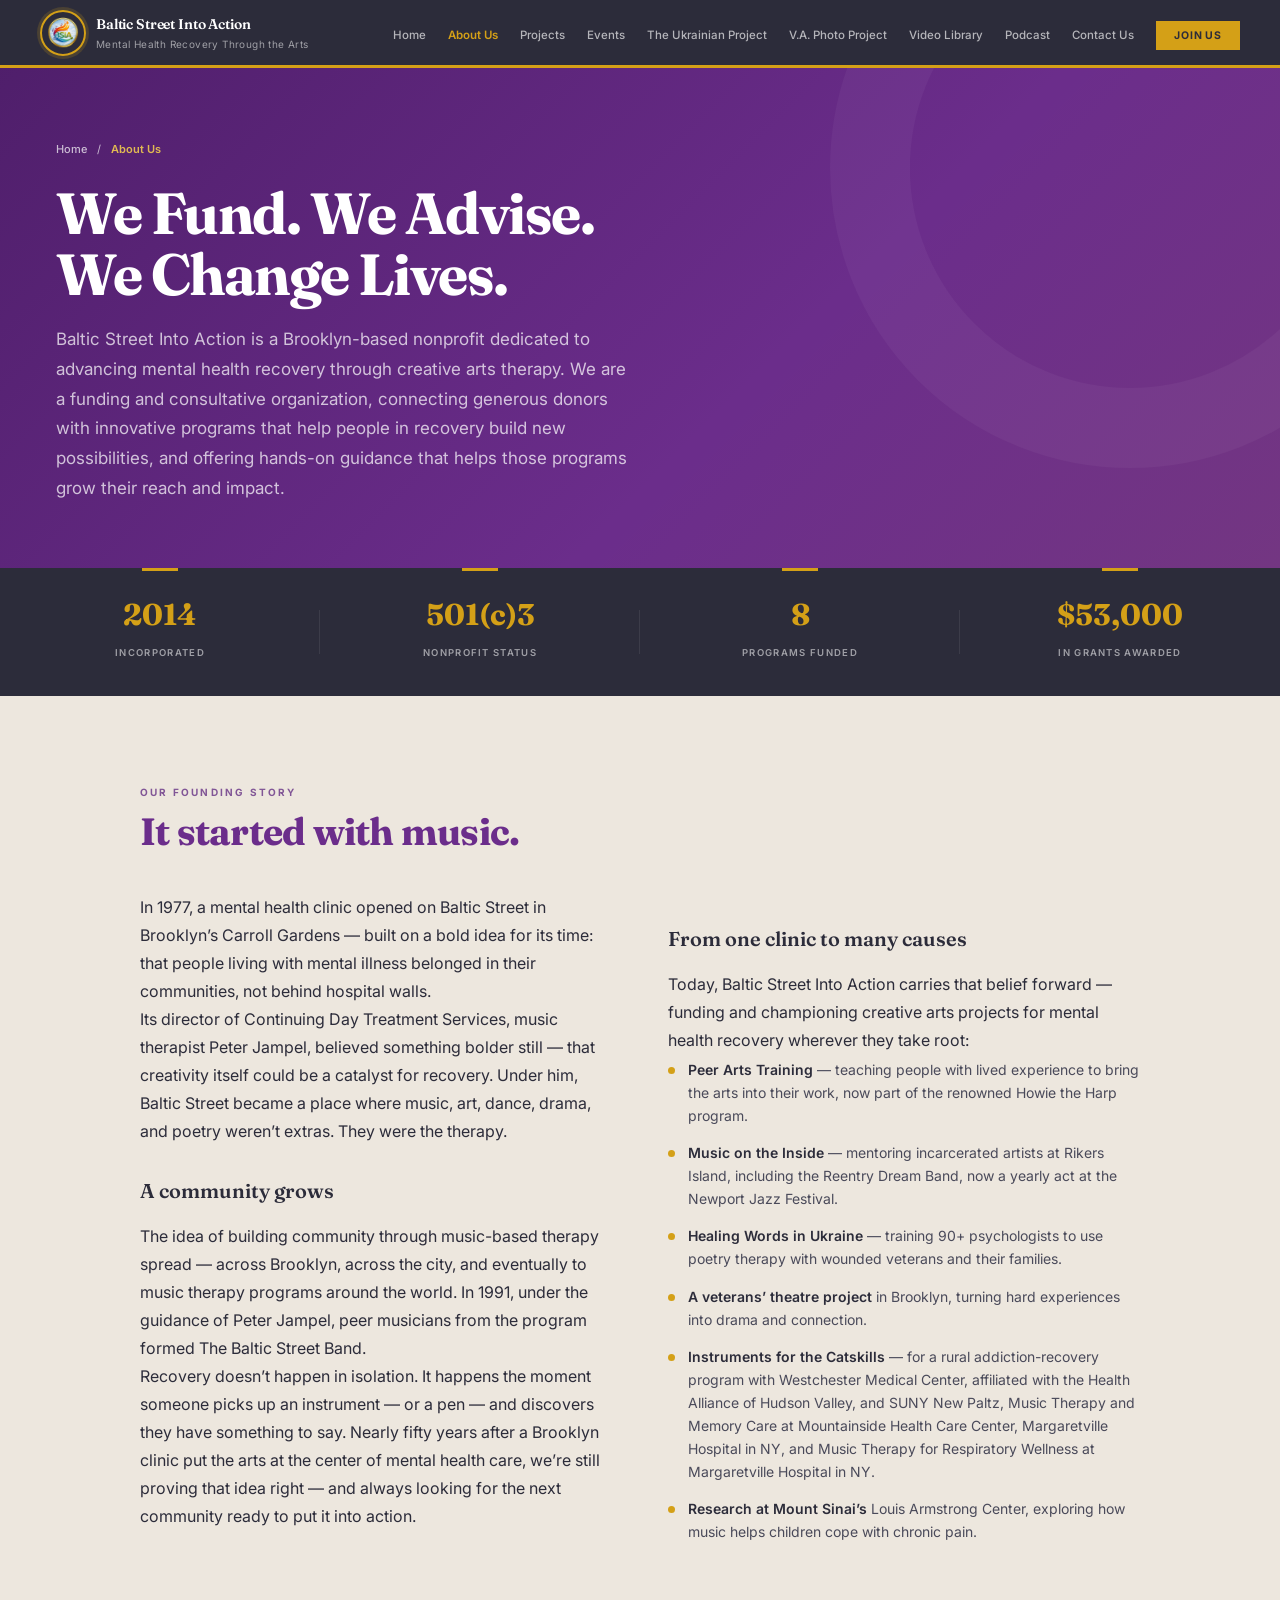
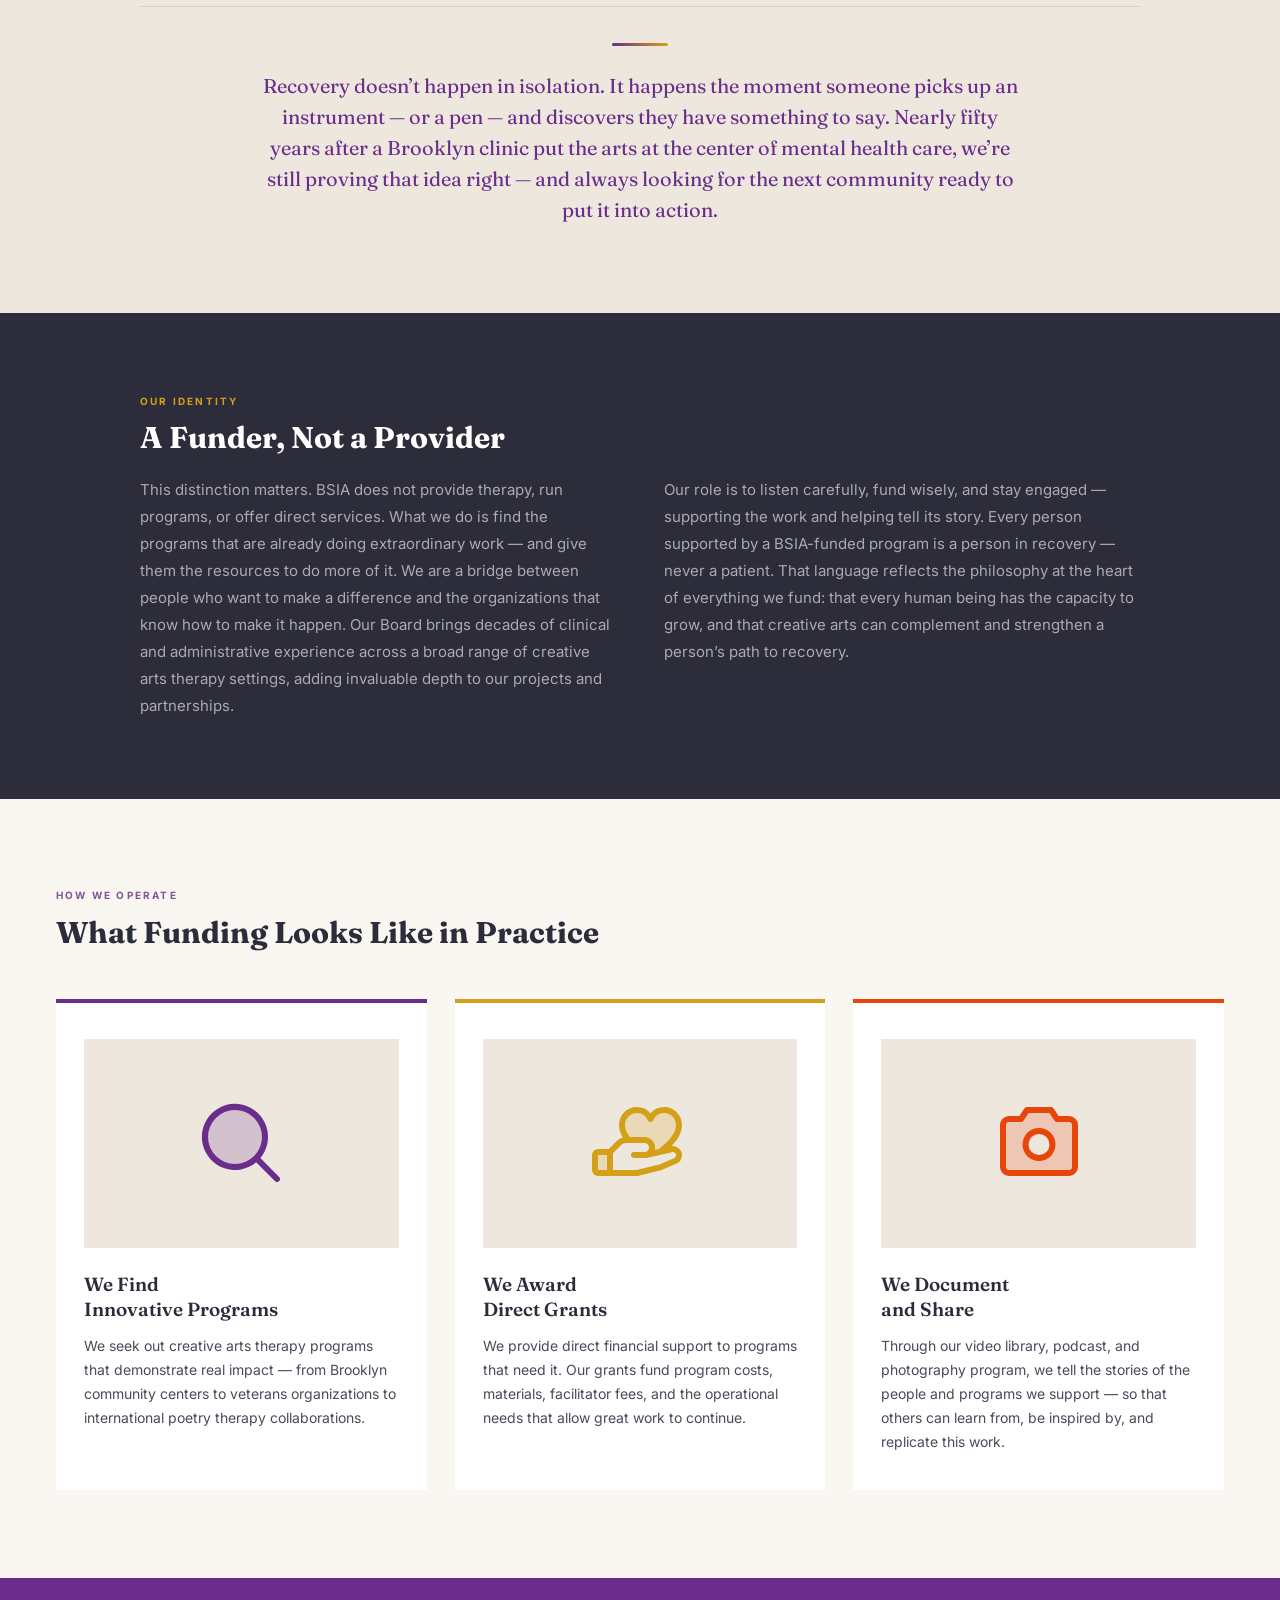
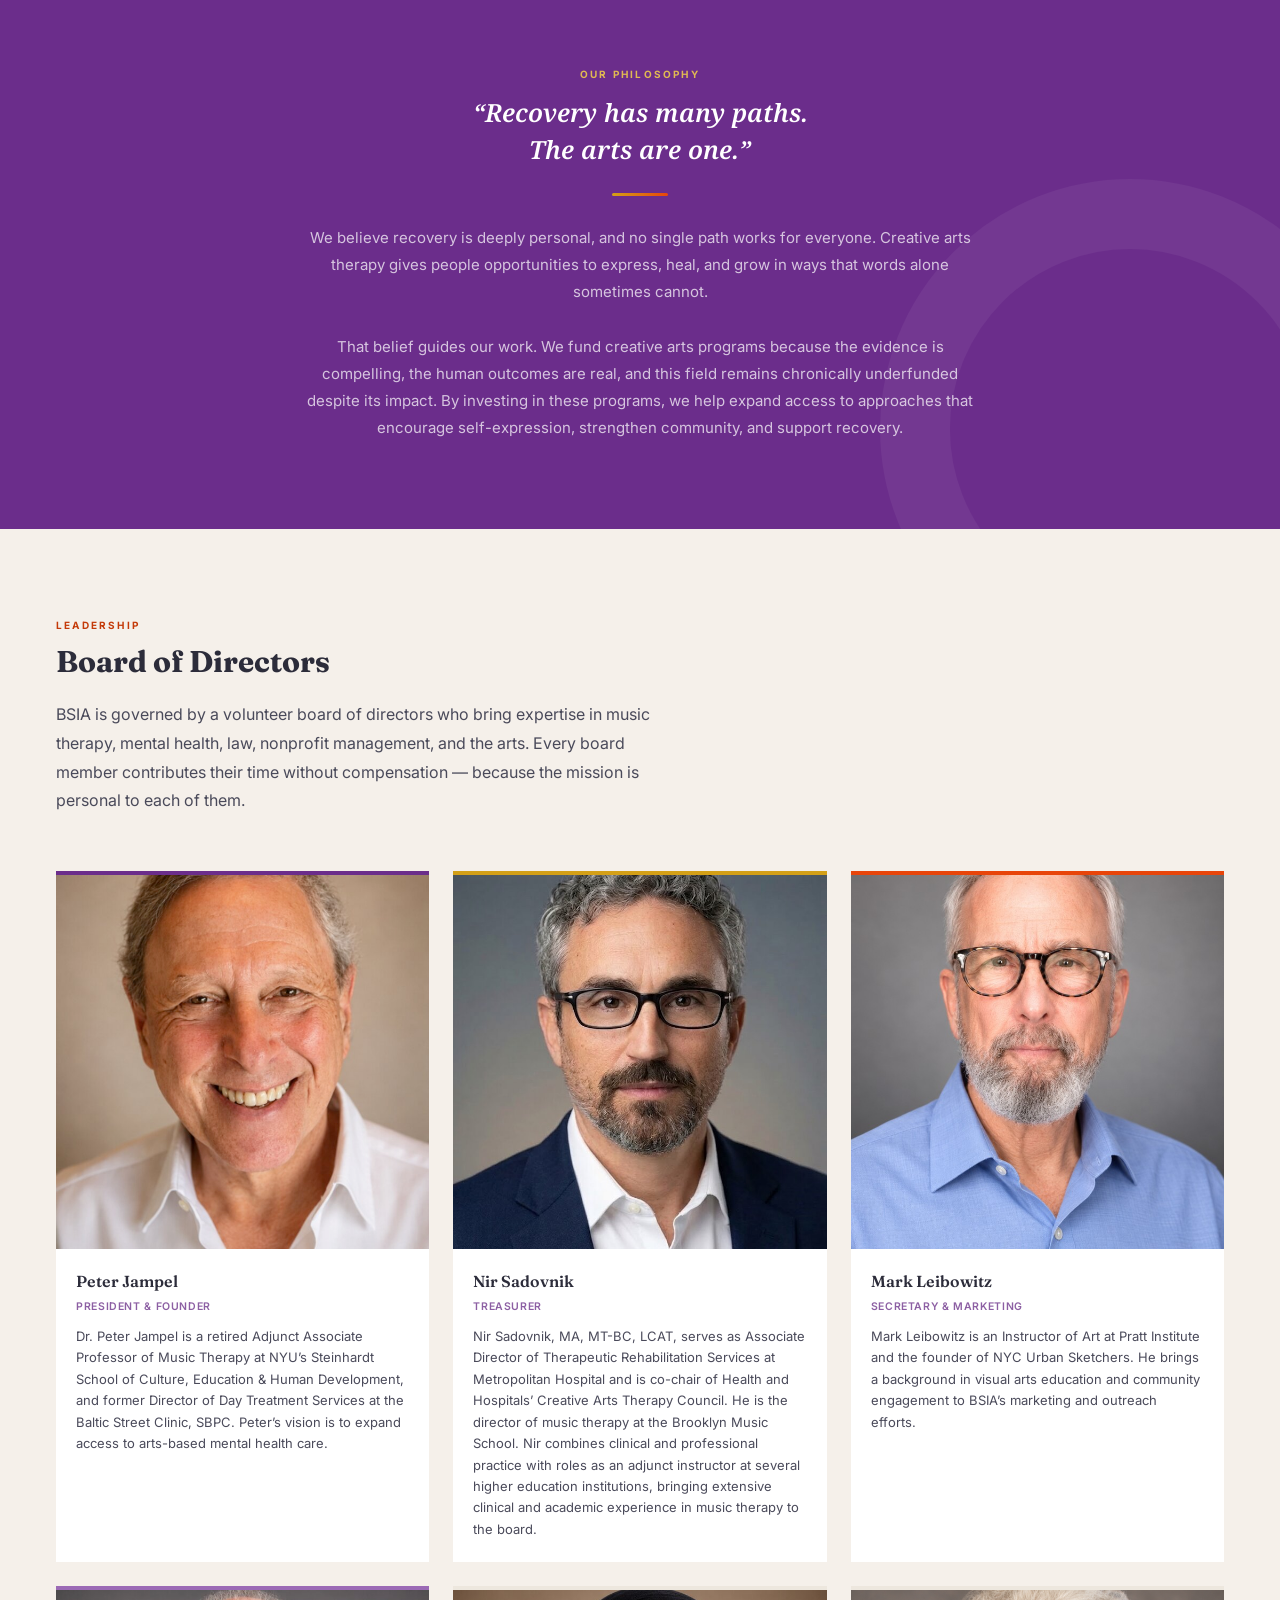
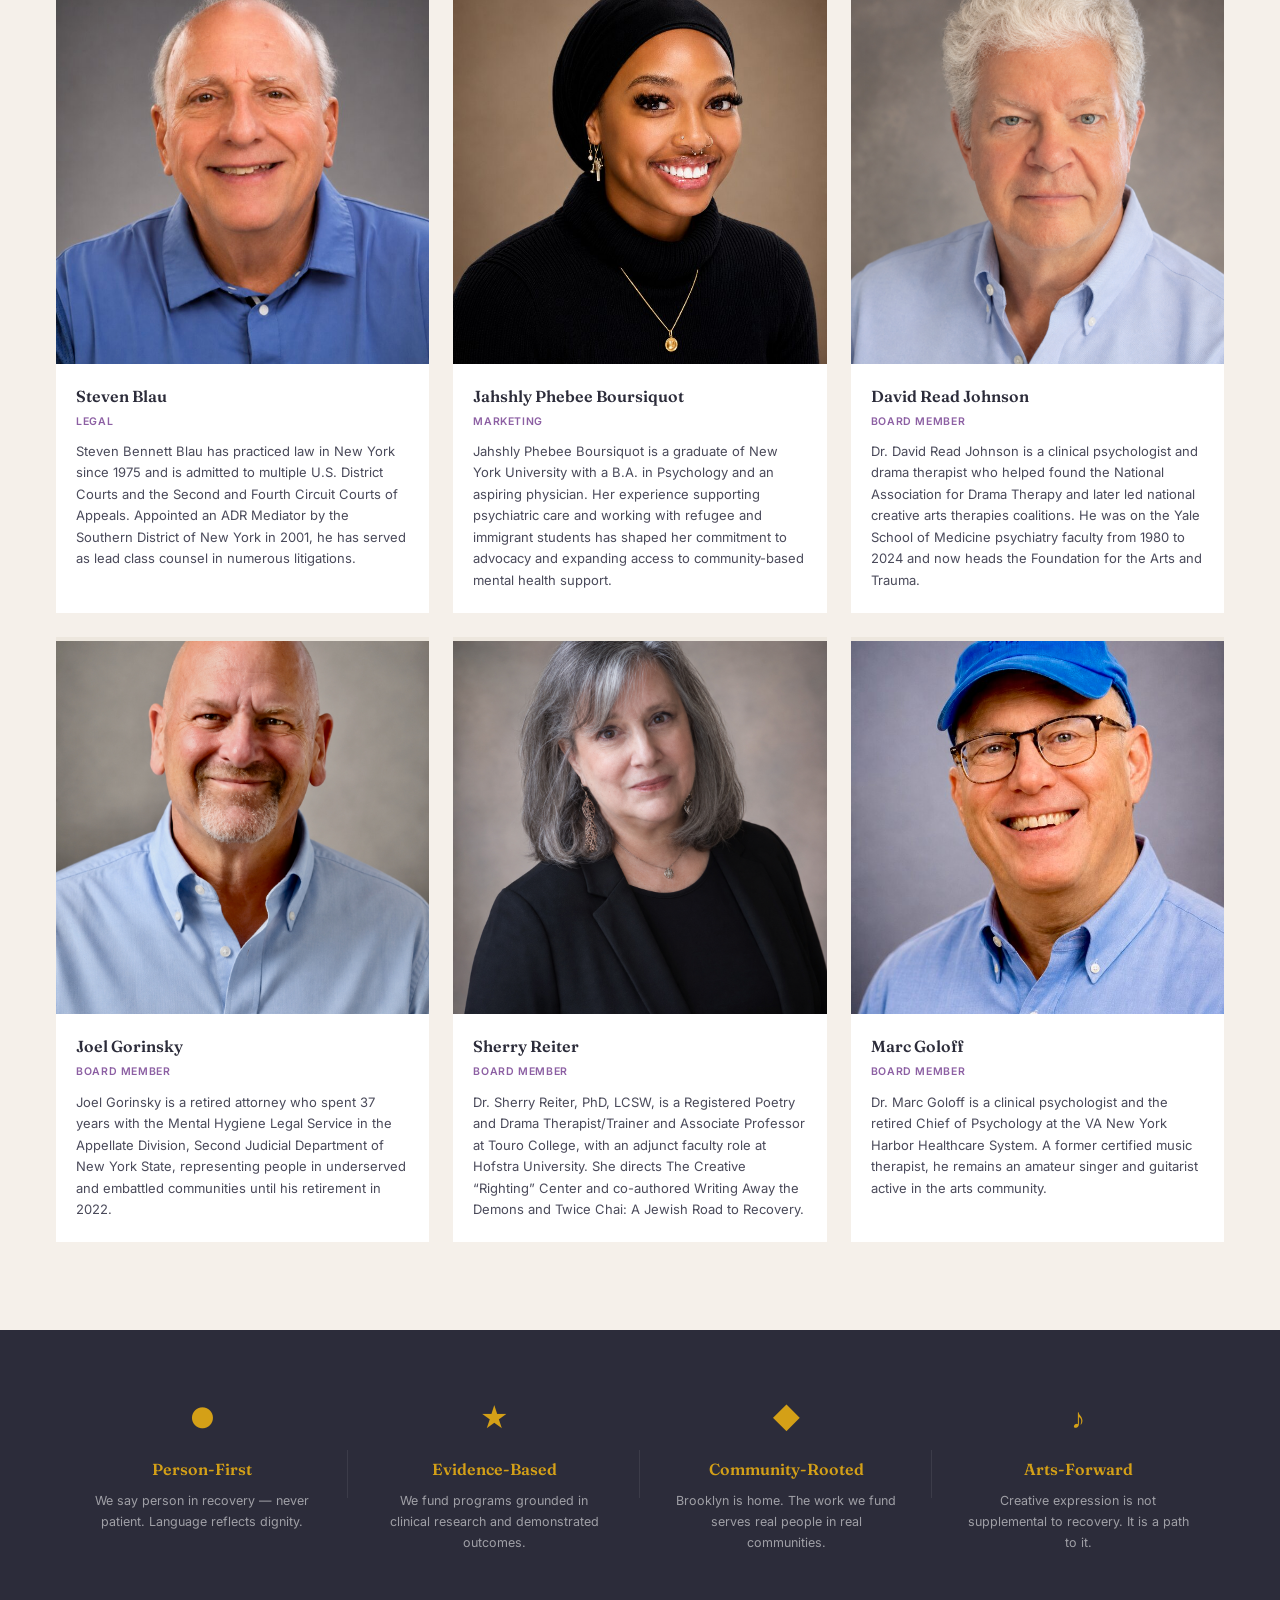
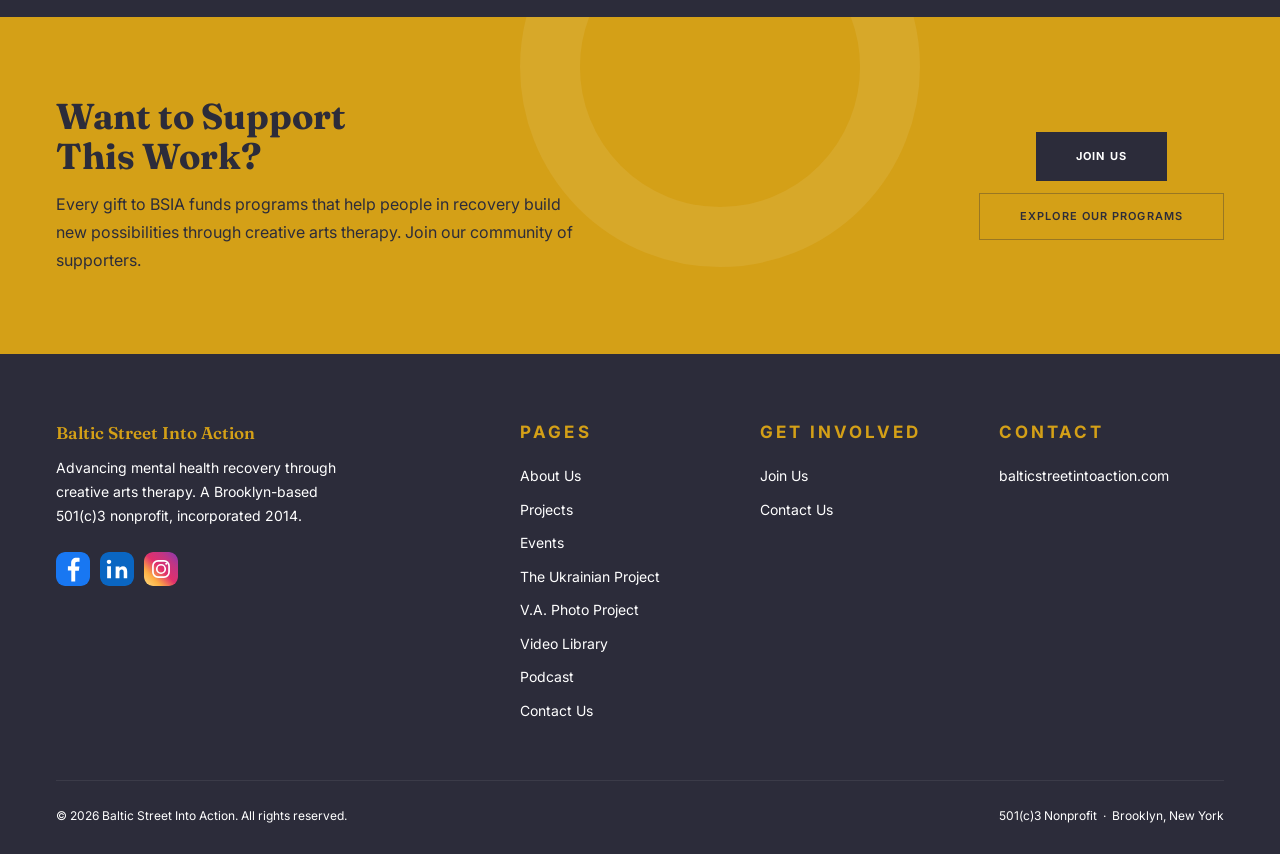
<file: about-us.html>
<!DOCTYPE html>
<html lang="en">
<head>
<!-- Google tag (gtag.js) -->
<script async src="https://www.googletagmanager.com/gtag/js?id=G-BXH2LN9MCG"></script>
<script>
  window.dataLayer = window.dataLayer || [];
  function gtag(){dataLayer.push(arguments);}
  gtag('js', new Date());
  gtag('config', 'G-BXH2LN9MCG');
</script>
<meta charset="UTF-8">
<meta name="viewport" content="width=device-width, initial-scale=1.0">
<title>About Us — Baltic Street Into Action</title>
<meta name="description" content="Learn how Baltic Street Into Action grew from a 1977 Brooklyn clinic into a nonprofit that funds and advises creative arts therapy programs for mental health recovery.">
<link rel="canonical" href="https://balticstreetintoaction.com/about-us.html">
<!-- Social sharing previews (Facebook, LinkedIn, iMessage, email, etc.) -->
<meta property="og:type" content="website">
<meta property="og:site_name" content="Baltic Street Into Action">
<meta property="og:title" content="About Us — Baltic Street Into Action">
<meta property="og:description" content="Learn how Baltic Street Into Action grew from a 1977 Brooklyn clinic into a nonprofit that funds and advises creative arts therapy programs for mental health recovery.">
<meta property="og:url" content="https://balticstreetintoaction.com/about-us.html">
<meta property="og:image" content="https://balticstreetintoaction.com/og-bsia.jpg">
<meta property="og:image:width" content="1200">
<meta property="og:image:height" content="630">
<meta property="og:image:alt" content="Baltic Street Into Action logo: Mental Health Recovery Through the Arts">
<meta name="twitter:card" content="summary_large_image">
<link href="https://fonts.googleapis.com/css2?family=Fraunces:opsz,wght@9..144,300;9..144,400;9..144,600;9..144,700&family=Noto+Serif:ital,wght@1,600&family=Inter:wght@300;400;500;600;700&display=swap" rel="stylesheet">
<link rel="icon" type="image/png" sizes="32x32" href="favicon-32x32.png">
<link rel="icon" type="image/png" sizes="16x16" href="favicon-16x16.png">
<link rel="apple-touch-icon" sizes="180x180" href="apple-touch-icon.png">
<link rel="stylesheet" href="styles.css">
<style>

body { font-family:"Inter",sans-serif; background:var(--cream);
  color:var(--ink); font-size:16px; line-height:1.75;
  -webkit-font-smoothing:antialiased; }
a { text-decoration:none; }

/* NAV */
.nav {
  position:sticky; top:0; z-index:100; background:var(--ink);
  height:68px; display:flex; align-items:center;
  justify-content:space-between; padding:0 40px;
  border-bottom:3px solid var(--gold);
}
.nav-brand { display:flex; align-items:center; gap:10px; }
.nav-logo-img {
  width:46px; height:46px; border-radius:50%;
  object-fit:cover; border:2px solid var(--gold);
  box-shadow:0 0 0 3px rgba(212,160,23,0.18); flex-shrink:0;
}
.nav-wordmark-name {
  font-family:"Fraunces",serif; font-size:14px;
  font-weight:600; color:white; letter-spacing:-0.01em;
}
.nav-wordmark-sub { font-size:10px; color:rgba(255,255,255,0.55); letter-spacing:0.04em; }
.nav-links { display:flex; align-items:center; gap:22px; list-style:none; }
.nav-links a { font-size:11.5px; font-weight:500; color:rgba(255,255,255,0.65); }
.nav-links a.active { color:var(--gold); font-weight:600; }

/* PAGE HERO */
.page-hero {
  background:var(--violet); padding:72px 56px 64px;
  position:relative; overflow:hidden;
}
.page-hero::before {
  content:""; position:absolute; inset:0;
  background:linear-gradient(135deg,rgba(61,21,86,0.6) 0%,transparent 60%,rgba(212,160,23,0.08) 100%);
  pointer-events:none;
}
.page-hero::after {
  content:""; position:absolute;
  width:600px; height:600px; border-radius:50%;
  border:80px solid rgba(255,255,255,0.04);
  top:-200px; right:-150px; pointer-events:none;
}
.page-hero-inner { position:relative; z-index:1; max-width:720px; }
.breadcrumb { display:flex; align-items:center; gap:10px; margin-bottom:24px; }

.page-hero h1 {
  font-family:"Fraunces",serif; font-size:clamp(34px, 6vw, 58px); font-weight:700;
  line-height:1.05; letter-spacing:-0.025em; color:#fff; margin-bottom:20px;
}
.page-hero h1 em { font-family:"Noto Serif",serif; font-weight:600; font-style:italic; color:#fff; }
.page-hero-sub {
  font-size:17px; color:rgba(255,255,255,0.72); line-height:1.75; max-width:580px;
}

/* QUICK FACTS */
.quick-facts {
  background:var(--ink); display:grid; grid-template-columns:repeat(4,1fr);
}
.qf-cell {
  padding:32px 20px; text-align:center; position:relative;
}

/* SECTION TAGS */

/* STORY */
.story {
  background:var(--parch-dark); padding:88px 56px;
  display:grid; grid-template-columns:1fr 1fr; gap:80px; align-items:start;
}
.story-left { position:relative; }
.story-qmark {
  font-family:"Fraunces",serif; font-size:200px; font-weight:700;
  color:var(--violet); opacity:0.07; position:absolute;
  top:-48px; left:-20px; line-height:1; pointer-events:none;
}
.section-h2 {
  font-family:"Fraunces",serif; font-size:30px; font-weight:700;
  color:var(--ink); line-height:1.2; margin-bottom:20px;
}
.section-h2.white { color:white; }
.body-text { font-size:16px; color:var(--ink-light); line-height:1.8; margin-bottom:18px; }

.placeholder {
  background:rgba(107,45,139,0.07); border:2px dashed var(--placeholder);
  border-radius:4px; padding:22px 26px; margin-bottom:18px;
}
.pl-label {
  font-size:10px; font-weight:700; letter-spacing:0.18em;
  text-transform:uppercase; color:var(--placeholder); margin-bottom:7px;
}
.pl-hint { font-size:13px; color:var(--soft-violet); font-style:italic; line-height:1.65; }

/* STORY FULL */
.story-full { background:var(--parch-dark); padding:88px 56px; }
.story-full-inner { max-width:1000px; margin:0 auto; }
.story-lead {
  font-family:"Fraunces",serif; font-size:38px; font-weight:700;
  color:var(--violet); line-height:1.1; margin-bottom:40px; letter-spacing:-0.02em;
}
.story-columns {
  display:grid; grid-template-columns:1fr 1fr; gap:56px; margin-bottom:48px;
}
.Recovery doesn&rsquo;t happen in isolation. It happens the moment someone picks up an instrument &mdash; or a pen &mdash; and discovers they have something to say. Nearly fifty years after a Brooklyn clinic put the arts at the center of mental health care, we&rsquo;re still proving that idea right &mdash; and always looking for the next community ready to put it into action. { font-size:15px; color:var(--ink-light); line-height:1.8; margin-bottom:18px; }
.story-subhead {
  font-family:"Fraunces",serif; font-size:20px; font-weight:600;
  color:var(--ink); margin:28px 0 14px;
}
.story-col:first-child .story-subhead:first-of-type { margin-top:28px; }
.story-list { list-style:none; margin-top:4px; }
.story-list li {
  font-size:14px; color:var(--ink-light); line-height:1.65;
  padding-left:20px; margin-bottom:14px; position:relative;
}
.story-list li::before {
  content:""; position:absolute; left:0; top:9px;
  width:7px; height:7px; border-radius:50%; background:var(--gold);
}
.story-list li strong { color:var(--ink); font-weight:600; }
.story-why {
  border-top:1px solid rgba(107,45,139,0.15); padding-top:36px; text-align:center;
}
.story-why-rule {
  width:56px; height:3px; background:linear-gradient(90deg,var(--violet),var(--gold));
  margin:0 auto 24px; border-radius:2px;
}
.story-why-text {
  font-family:"Fraunces",serif; font-size:20px; font-style:normal; font-weight:400;
  color:var(--violet); line-height:1.55; max-width:760px; margin:0 auto;
}

/* IDENTITY */
.identity { background:var(--ink); padding:80px 56px; }
.identity-inner { max-width:1000px; margin:0 auto; }
.identity-grid { display:grid; grid-template-columns:1fr 1fr; gap:48px; margin-top:8px; align-items:start; }
.identity-para { font-size:15px; color:rgba(255,255,255,0.6); line-height:1.8; }

/* HOW WE WORK */
.how-we-work { background:var(--cream); padding:88px 56px; }
.hww-grid {
  display:grid; grid-template-columns:repeat(3,1fr);
  gap:28px; margin-top:48px;
}
.hww-card {
  background:var(--white); padding:36px 28px;
  border-top:4px solid var(--violet);
}
.hww-card:nth-child(2) { border-top-color:var(--gold); }
.hww-card:nth-child(3) { border-top-color:var(--crimson); }

/* Large icon area */
.hww-icon-wrap {
  width:100%; aspect-ratio:3/2;
  background:var(--parch-dark);
  display:flex; align-items:center; justify-content:center;
  margin-bottom:24px; position:relative; overflow:hidden;
}
/* Illustrated icon replacements — SVG inline art */
.hww-icon-wrap svg { width:96px; height:96px; }

.hww-card h3 {
  font-family:"Fraunces",serif; font-size:19px; font-weight:600;
  color:var(--ink); margin-bottom:12px; line-height:1.3;
}
.hww-card p { font-size:14px; color:var(--ink-light); line-height:1.72; }

/* WHY ARTS */
.why-arts {
  background:var(--violet); padding:88px 56px;
  position:relative; overflow:hidden;
}
.why-arts .stag-gold { color:#E0B952; }
.why-arts::before {
  content:""; position:absolute; width:500px; height:500px; border-radius:50%;
  border:70px solid rgba(255,255,255,0.05);
  bottom:-150px; right:-100px; pointer-events:none;
}
.why-arts-inner {
  max-width:820px; margin:0 auto; text-align:center; position:relative; z-index:1;
}
.why-arts-rule {
  width:56px; height:3px;
  background:linear-gradient(90deg,var(--gold),var(--crimson));
  margin:24px auto; border-radius:2px;
}
.why-arts blockquote {
  font-family:"Noto Serif",serif; font-size:25px; font-style:italic;
  font-weight:600; color:white; line-height:1.5;
}
.why-arts-body {
  font-size:15px; color:rgba(255,255,255,0.72); line-height:1.8;
  max-width:680px; margin:28px auto 0;
}

/* BOARD */
.board { background:var(--parchment); padding:88px 56px; }
.board-intro { max-width:600px; margin-bottom:56px; }
.board-grid {
  display:grid; grid-template-columns:repeat(3,1fr);
  gap:24px;
}

/* Second row: 3 cards to fill nicely with 9 members */
.board-card {
  background:var(--white); overflow:hidden;
  transition:transform 0.2s, box-shadow 0.2s;
  border-top:4px solid var(--parch-dark);
}
.board-card:hover { transform:translateY(-4px); box-shadow:0 12px 40px rgba(0,0,0,0.1); }
.board-card.featured { border-top-color:var(--violet); }
.board-card.treasurer{ border-top-color:var(--gold); }
.board-card.secretary{ border-top-color:var(--crimson); }
.board-card.legal    { border-top-color:var(--soft-violet); }

/* Photo placeholder */
.board-photo {
  aspect-ratio:1/1;
  background:linear-gradient(135deg,var(--parch-dark) 0%,var(--parchment) 100%);
  display:flex; align-items:center; justify-content:center;
  position:relative; overflow:hidden;
}
.board-photo::before {
  content:""; position:absolute;
  width:72px; height:72px; border-radius:50%;
  background:var(--placeholder); opacity:0.3;
  top:50%; left:50%; transform:translate(-50%,-62%);
}
.board-photo::after {
  content:""; position:absolute;
  width:110px; height:70px; border-radius:50% 50% 0 0;
  background:var(--placeholder); opacity:0.2;
  bottom:0; left:50%; transform:translateX(-50%);
}
.board-photo-lbl {
  position:absolute; bottom:10px; left:0; right:0;
  text-align:center; font-size:9px; font-weight:700;
  letter-spacing:0.16em; text-transform:uppercase;
  color:var(--soft-violet); z-index:1;
}
.board-body { padding:18px 20px 22px; }
.board-name {
  font-family:"Fraunces",serif; font-size:16px; font-weight:600;
  color:var(--ink); margin-bottom:3px;
}
.board-title-tag {
  font-size:10.5px; font-weight:600; color:#8C5FA3;
  letter-spacing:0.06em; text-transform:uppercase; margin-bottom:10px;
}
.board-bio { font-size:13px; color:var(--ink-light); line-height:1.65; }
.board-bio.ph { color:var(--placeholder); font-style:italic; }

/* VALUES */
.values {
  background:var(--ink); padding:64px 56px;
  display:grid; grid-template-columns:repeat(4,1fr); gap:0;
}
.val-cell { padding:0 32px; text-align:center; position:relative; }
.val-cell:not(:last-child)::after {
  content:""; position:absolute; right:0; top:50%; transform:translateY(-50%);
  width:1px; height:48px; background:rgba(255,255,255,0.08);
}
.val-icon { font-size:28px; margin-bottom:12px; display:block; color:var(--gold); }
.val-title {
  font-family:"Fraunces",serif; font-size:16px; font-weight:600;
  color:var(--gold); margin-bottom:8px;
}
.val-desc { font-size:12.5px; color:rgba(255,255,255,0.55); line-height:1.65; }

/* CTA */
.about-cta {
  background:var(--gold); padding:80px 56px;
  display:grid; grid-template-columns:1fr auto; gap:60px; align-items:center;
  position:relative; overflow:hidden;
}
.about-cta::before {
  content:""; position:absolute; width:400px; height:400px; border-radius:50%;
  border:60px solid rgba(255,255,255,0.08); top:-150px; right:360px; pointer-events:none;
}
.about-cta h2 {
  font-family:"Fraunces",serif; font-size:36px; font-weight:700;
  color:var(--ink); line-height:1.1; margin-bottom:14px;
}
.about-cta p { font-size:16px; color:var(--ink); line-height:1.75; max-width:520px; }
.cta-btns { display:flex; flex-direction:column; gap:12px; align-items:center; }
.btn-ink {
  background:var(--ink); color:white; font-size:11px; font-weight:700;
  letter-spacing:0.1em; text-transform:uppercase; padding:15px 40px;
  white-space:nowrap; display:inline-block;
}
.btn-ol-ink {
  border:1.5px solid rgba(44,44,58,0.35); color:var(--ink);
  font-size:11px; font-weight:600; letter-spacing:0.1em; text-transform:uppercase;
  padding:13px 40px; white-space:nowrap; display:inline-block;
}

/* FOOTER */
footer { background:var(--ink); padding:64px 56px 28px; }
.footer-grid {
  display:grid; grid-template-columns:2.2fr 1fr 1fr 1.2fr;
  gap:52px; padding-bottom:48px;
  border-bottom:1px solid rgba(255,255,255,0.07); margin-bottom:24px;
}
.footer-brand h3 {
  font-family:"Fraunces",serif; font-size:17px; font-weight:600;
  color:var(--gold); margin-bottom:8px;
}
.footer-tagline {
  font-size:14px; color:#fff; line-height:1.7;
  margin-bottom:24px; max-width:280px;
}

.footer-col h4 {
  font-size:17px; font-weight:700; color:var(--gold);
  letter-spacing:0.18em; text-transform:uppercase; margin-bottom:16px;
}

.footer-col ul li { font-size:14px; color:#fff; margin-bottom:9px; }
.footer-col ul li a { color:#fff; text-decoration:none; }
.footer-col ul li a:hover { color:#fff; }
.footer-bottom {
  display:flex; justify-content:space-between;
  font-size:12px; color:#fff;
}

@media (max-width:900px) {
  .nav { flex-direction:column; align-items:flex-start; height:auto; padding:14px 20px; gap:12px; }
  .nav-brand { width:100%; }
  .nav-links { width:100%; flex-wrap:wrap; gap:12px 18px; }
  section, .page-hero, footer { padding-left:24px; padding-right:24px; }
  .footer-grid { grid-template-columns:1fr; gap:32px; }
}
</style>
</head>
<body>

<!-- NAV with real logo -->
<nav class="nav">
  <div class="nav-brand">
    <img class="nav-logo-img" src="[data-uri]" alt="BSIA Logo">
    <div>
      <div class="nav-wordmark-name">Baltic Street Into Action</div>
      <div class="nav-wordmark-sub">Mental Health Recovery Through the Arts</div>
    </div>
  </div>
  <ul class="nav-links">
    <li><a href="/">Home</a></li>
    <li><a href="about-us.html" class="active">About Us</a></li>
    <li><a href="projects.html">Projects</a></li>
    <li><a href="events.html">Events</a></li>
    <li><a href="ukraine-project.html">The Ukrainian Project</a></li>
    <li><a href="photos.html">V.A. Photo Project</a></li>
    <li><a href="video.html">Video Library</a></li>
    <li><a href="podcasts.html">Podcast</a></li>

    <li><a href="donate.html">Contact Us</a></li>
    <li><a href="https://www.paypal.com/donate/?hosted_button_id=M57H6QKS82MAC" target="_blank" rel="noopener" class="nav-donate">Join Us</a></li>
  </ul>
</nav>

<!-- PAGE HERO -->
<section class="page-hero">
  <div class="page-hero-inner">
    <div class="breadcrumb">
      <span class="bc-home">Home</span>
      <span class="bc-sep">/</span>
      <span class="bc-cur">About Us</span>
    </div>
    <h1>We Fund. We Advise.<br>We Change Lives.</h1>
    <p class="page-hero-sub">Baltic Street Into Action is a Brooklyn-based nonprofit dedicated to advancing mental health recovery through creative arts therapy. We are a funding and consultative organization, connecting generous donors with innovative programs that help people in recovery build new possibilities, and offering hands-on guidance that helps those programs grow their reach and impact.</p>
  </div>
</section>

<!-- QUICK FACTS -->
<div class="quick-facts">
  <div class="qf-cell"><span class="qf-num">2014</span><span class="qf-lbl">Incorporated</span></div>
  <div class="qf-cell"><span class="qf-num">501(c)3</span><span class="qf-lbl">Nonprofit Status</span></div>
  <div class="qf-cell"><span class="qf-num">8</span><span class="qf-lbl">Programs Funded</span></div>
  <div class="qf-cell"><span class="qf-num">$53,000</span><span class="qf-lbl">In Grants Awarded</span></div>
</div>

<!-- OUR STORY: Founder's narrative, full-width -->
<section class="story-full">
  <div class="story-full-inner">
    <div class="stag stag-violet">Our Founding Story</div>
    <h2 class="story-lead">It started with music.</h2>

    <div class="story-columns">
      <div class="story-col">
        <p class="story-para">In 1977, a mental health clinic opened on Baltic Street in Brooklyn&rsquo;s Carroll Gardens &mdash; built on a bold idea for its time: that people living with mental illness belonged in their communities, not behind hospital walls.</p>

        <p class="story-para">Its director of Continuing Day Treatment Services, music therapist Peter Jampel, believed something bolder still &mdash; that creativity itself could be a catalyst for recovery. Under him, Baltic Street became a place where music, art, dance, drama, and poetry weren&rsquo;t extras. They were the therapy.</p>

        <h3 class="story-subhead">A community grows</h3>
        <p class="story-para">The idea of building community through music-based therapy spread &mdash; across Brooklyn, across the city, and eventually to music therapy programs around the world. In 1991, under the guidance of Peter Jampel, peer musicians from the program formed The Baltic Street Band.</p>

        <p class="story-para">Recovery doesn&rsquo;t happen in isolation. It happens the moment someone picks up an instrument &mdash; or a pen &mdash; and discovers they have something to say. Nearly fifty years after a Brooklyn clinic put the arts at the center of mental health care, we&rsquo;re still proving that idea right &mdash; and always looking for the next community ready to put it into action.</p>
      </div>

      <div class="story-col">
        <h3 class="story-subhead">From one clinic to many causes</h3>
        <p class="story-para">Today, Baltic Street Into Action carries that belief forward &mdash; funding and championing creative arts projects for mental health recovery wherever they take root:</p>

        <ul class="story-list">
          <li><strong>Peer Arts Training</strong> &mdash; teaching people with lived experience to bring the arts into their work, now part of the renowned Howie the Harp program.</li>
          <li><strong>Music on the Inside</strong> &mdash; mentoring incarcerated artists at Rikers Island, including the Reentry Dream Band, now a yearly act at the Newport Jazz Festival.</li>
          <li><strong>Healing Words in Ukraine</strong> &mdash; training 90+ psychologists to use poetry therapy with wounded veterans and their families.</li>
          <li><strong>A veterans&rsquo; theatre project</strong> in Brooklyn, turning hard experiences into drama and connection.</li>
          <li><strong>Instruments for the Catskills</strong> &mdash; for a rural addiction-recovery program with Westchester Medical Center, affiliated with the Health Alliance of Hudson Valley, and SUNY New Paltz, Music Therapy and Memory Care at Mountainside Health Care Center, Margaretville Hospital in NY, and Music Therapy for Respiratory Wellness at Margaretville Hospital in NY.</li>
          <li><strong>Research at Mount Sinai&rsquo;s</strong> Louis Armstrong Center, exploring how music helps children cope with chronic pain.</li>
        </ul>
      </div>
    </div>

    <div class="story-why">
      <div class="story-why-rule"></div>
      <p class="story-why-text">Recovery doesn&rsquo;t happen in isolation. It happens the moment someone picks up an instrument &mdash; or a pen &mdash; and discovers they have something to say. Nearly fifty years after a Brooklyn clinic put the arts at the center of mental health care, we&rsquo;re still proving that idea right &mdash; and always looking for the next community ready to put it into action.</p>
    </div>
  </div>
</section>

<!-- OUR IDENTITY: Funder Not Provider, own section -->
<section class="identity">
  <div class="identity-inner">
    <div class="stag stag-gold">Our Identity</div>
    <h2 class="section-h2 white">A Funder, Not a Provider</h2>
    <div class="identity-grid">
      <p class="identity-para">This distinction matters. BSIA does not provide therapy, run programs, or offer direct services. What we do is find the programs that are already doing extraordinary work &mdash; and give them the resources to do more of it. We are a bridge between people who want to make a difference and the organizations that know how to make it happen. Our Board brings decades of clinical and administrative experience across a broad range of creative arts therapy settings, adding invaluable depth to our projects and partnerships.</p>
      <p class="identity-para">Our role is to listen carefully, fund wisely, and stay engaged &mdash; supporting the work and helping tell its story. Every person supported by a BSIA-funded program is a person in recovery &mdash; never a patient. That language reflects the philosophy at the heart of everything we fund: that every human being has the capacity to grow, and that creative arts can complement and strengthen a person&rsquo;s path to recovery.</p>
    </div>
  </div>
</section>

<!-- HOW WE WORK — larger illustrated icons -->
<section class="how-we-work">
  <div class="stag stag-violet">How We Operate</div>
  <h2 class="section-h2">What Funding Looks Like in Practice</h2>
  <div class="hww-grid">

    <div class="hww-card">
      <div class="hww-icon-wrap">
        <!-- Phosphor Icons (MIT): magnifying-glass duotone --><svg viewBox="0 0 256 256" xmlns="http://www.w3.org/2000/svg" aria-hidden="true" focusable="false" style="color:#6B2D8B"><g fill="currentColor"><path d="M192 112a80 80 0 1 1-80-80a80 80 0 0 1 80 80" opacity=".2"/><path d="m229.66 218.34l-50.06-50.06a88.21 88.21 0 1 0-11.32 11.31l50.06 50.07a8 8 0 0 0 11.32-11.32M40 112a72 72 0 1 1 72 72a72.08 72.08 0 0 1-72-72"/></g></svg>
      </div>
      <h3>We Find<br>Innovative Programs</h3>
      <p>We seek out creative arts therapy programs that demonstrate real impact &mdash; from Brooklyn community centers to veterans organizations to international poetry therapy collaborations.</p>
    </div>

    <div class="hww-card">
      <div class="hww-icon-wrap">
        <!-- Phosphor Icons (MIT): hand-heart duotone --><svg viewBox="0 0 256 256" xmlns="http://www.w3.org/2000/svg" aria-hidden="true" focusable="false" style="color:#D4A017"><g fill="currentColor"><path d="M16 152h32v56H16a8 8 0 0 1-8-8v-40a8 8 0 0 1 8-8M192.54 40A39.12 39.12 0 0 0 156 64a39.12 39.12 0 0 0-36.54-24C97.67 40 80 58.31 80 80c0 14.56 7 27.71 16.73 40H140a20 20 0 0 1 0 40h4l37.78-8.68C203.82 135.07 232 109.23 232 80c0-21.69-17.67-40-39.46-40" opacity=".2"/><path d="M230.33 141.06a24.34 24.34 0 0 0-18.61-4.77C230.5 117.33 240 98.48 240 80c0-26.47-21.29-48-47.46-48A47.58 47.58 0 0 0 156 48.75A47.58 47.58 0 0 0 119.46 32C93.29 32 72 53.53 72 80c0 11 3.24 21.69 10.06 33a31.87 31.87 0 0 0-14.75 8.4L44.69 144H16a16 16 0 0 0-16 16v40a16 16 0 0 0 16 16h104a8 8 0 0 0 1.94-.24l64-16a7 7 0 0 0 1.19-.4L226 182.82l.44-.2a24.6 24.6 0 0 0 3.93-41.56ZM119.46 48a31.15 31.15 0 0 1 29.14 19a8 8 0 0 0 14.8 0a31.15 31.15 0 0 1 29.14-19C209.59 48 224 62.65 224 80c0 19.51-15.79 41.58-45.66 63.9l-11.09 2.55A28 28 0 0 0 140 112h-39.32C92.05 100.36 88 90.12 88 80c0-17.35 14.41-32 31.46-32M16 160h24v40H16Zm203.43 8.21l-38 16.18L119 200H56v-44.69l22.63-22.62A15.86 15.86 0 0 1 89.94 128H140a12 12 0 0 1 0 24h-28a8 8 0 0 0 0 16h32a8.3 8.3 0 0 0 1.79-.2l67-15.41l.31-.08a8.6 8.6 0 0 1 6.3 15.9Z"/></g></svg>
      </div>
      <h3>We Award<br>Direct Grants</h3>
      <p>We provide direct financial support to programs that need it. Our grants fund program costs, materials, facilitator fees, and the operational needs that allow great work to continue.</p>
    </div>

    <div class="hww-card">
      <div class="hww-icon-wrap">
        <!-- Phosphor Icons (MIT): camera duotone --><svg viewBox="0 0 256 256" xmlns="http://www.w3.org/2000/svg" aria-hidden="true" focusable="false" style="color:#E8450A"><g fill="currentColor"><path d="M208 64h-32l-16-24H96L80 64H48a16 16 0 0 0-16 16v112a16 16 0 0 0 16 16h160a16 16 0 0 0 16-16V80a16 16 0 0 0-16-16m-80 104a36 36 0 1 1 36-36a36 36 0 0 1-36 36" opacity=".2"/><path d="M208 56h-27.72l-13.63-20.44A8 8 0 0 0 160 32H96a8 8 0 0 0-6.65 3.56L75.71 56H48a24 24 0 0 0-24 24v112a24 24 0 0 0 24 24h160a24 24 0 0 0 24-24V80a24 24 0 0 0-24-24m8 136a8 8 0 0 1-8 8H48a8 8 0 0 1-8-8V80a8 8 0 0 1 8-8h32a8 8 0 0 0 6.66-3.56L100.28 48h55.43l13.63 20.44A8 8 0 0 0 176 72h32a8 8 0 0 1 8 8ZM128 88a44 44 0 1 0 44 44a44.05 44.05 0 0 0-44-44m0 72a28 28 0 1 1 28-28a28 28 0 0 1-28 28"/></g></svg>
      </div>
      <h3>We Document<br>and Share</h3>
      <p>Through our video library, podcast, and photography program, we tell the stories of the people and programs we support &mdash; so that others can learn from, be inspired by, and replicate this work.</p>
    </div>

  </div>
</section>

<!-- WHY CREATIVE ARTS THERAPY -->
<section class="why-arts">
  <div class="why-arts-inner">
    <div class="stag stag-gold">Our Philosophy</div>
    <blockquote>&ldquo;Recovery has many paths.<br>The arts are one.&rdquo;</blockquote>
    <div class="why-arts-rule"></div>
    <p class="why-arts-body">We believe recovery is deeply personal, and no single path works for everyone. Creative arts therapy gives people opportunities to express, heal, and grow in ways that words alone sometimes cannot.</p>
    <p class="why-arts-body">That belief guides our work. We fund creative arts programs because the evidence is compelling, the human outcomes are real, and this field remains chronically underfunded despite its impact. By investing in these programs, we help expand access to approaches that encourage self-expression, strengthen community, and support recovery.</p>
  </div>
</section>

<!-- BOARD OF DIRECTORS — 9 members, 3x3 grid -->
<section class="board" id="board">
  <div class="board-intro">
    <div class="stag stag-crimson">Leadership</div>
    <h2 class="section-h2">Board of Directors</h2>
    <p class="body-text">BSIA is governed by a volunteer board of directors who bring expertise in music therapy, mental health, law, nonprofit management, and the arts. Every board member contributes their time without compensation &mdash; because the mission is personal to each of them.</p>
  </div>

  <div class="board-grid">

    <!-- ROW 1 -->
    <div class="board-card featured">
      <div class="board-photo"><img src="peter-jampel.jpg" alt="Peter Jampel" style="position:absolute;inset:0;width:100%;height:100%;object-fit:cover;z-index:2;"></div>
      <div class="board-body">
        <div class="board-name">Peter Jampel</div>
        <div class="board-title-tag">President &amp; Founder</div>
        <div class="board-bio">Dr. Peter Jampel is a retired Adjunct Associate Professor of Music Therapy at NYU&rsquo;s Steinhardt School of Culture, Education &amp; Human Development, and former Director of Day Treatment Services at the Baltic Street Clinic, SBPC. Peter&rsquo;s vision is to expand access to arts-based mental health care.</div>
      </div>
    </div>

    <div class="board-card treasurer">
      <div class="board-photo"><img src="nir-sadovnik.jpg" alt="Nir Sadovnik" style="position:absolute;inset:0;width:100%;height:100%;object-fit:cover;z-index:2;"></div>
      <div class="board-body">
        <div class="board-name">Nir Sadovnik</div>
        <div class="board-title-tag">Treasurer</div>
        <div class="board-bio">Nir Sadovnik, MA, MT-BC, LCAT, serves as Associate Director of Therapeutic Rehabilitation Services at Metropolitan Hospital and is co-chair of Health and Hospitals’ Creative Arts Therapy Council. He is the director of music therapy at the Brooklyn Music School. Nir combines clinical and professional practice with roles as an adjunct instructor at several higher education institutions, bringing extensive clinical and academic experience in music therapy to the board.</div>
      </div>
    </div>

    <div class="board-card secretary">
      <div class="board-photo"><img src="mark-leibowitz.jpg" alt="Mark Leibowitz" style="position:absolute;inset:0;width:100%;height:100%;object-fit:cover;z-index:2;"></div>
      <div class="board-body">
        <div class="board-name">Mark Leibowitz</div>
        <div class="board-title-tag">Secretary &amp; Marketing</div>
        <div class="board-bio">Mark Leibowitz is an Instructor of Art at Pratt Institute and the founder of NYC Urban Sketchers. He brings a background in visual arts education and community engagement to BSIA&rsquo;s marketing and outreach efforts.</div>
      </div>
    </div>

    <!-- ROW 2 -->
    <div class="board-card legal">
      <div class="board-photo"><img src="steven-blau.jpg" alt="Steven Blau" style="position:absolute;inset:0;width:100%;height:100%;object-fit:cover;z-index:2;"></div>
      <div class="board-body">
        <div class="board-name">Steven Blau</div>
        <div class="board-title-tag">Legal</div>
        <div class="board-bio">Steven Bennett Blau has practiced law in New York since 1975 and is admitted to multiple U.S. District Courts and the Second and Fourth Circuit Courts of Appeals. Appointed an ADR Mediator by the Southern District of New York in 2001, he has served as lead class counsel in numerous litigations.</div>
      </div>
    </div>

    <div class="board-card">
      <div class="board-photo"><img src="jahshly-boursiquot.jpg" alt="Jahshly Phebee Boursiquot" style="position:absolute;inset:0;width:100%;height:100%;object-fit:cover;z-index:2;"></div>
      <div class="board-body">
        <div class="board-name">Jahshly Phebee Boursiquot</div>
        <div class="board-title-tag">Marketing</div>
        <div class="board-bio">Jahshly Phebee Boursiquot is a graduate of New York University with a B.A. in Psychology and an aspiring physician. Her experience supporting psychiatric care and working with refugee and immigrant students has shaped her commitment to advocacy and expanding access to community-based mental health support.</div>
      </div>
    </div>

    <div class="board-card">
      <div class="board-photo"><img src="David%20Johnson.png" alt="David Read Johnson" style="position:absolute;inset:0;width:100%;height:100%;object-fit:cover;z-index:2;"></div>
      <div class="board-body">
        <div class="board-name">David Read Johnson</div>
        <div class="board-title-tag">Board Member</div>
        <div class="board-bio">Dr. David Read Johnson is a clinical psychologist and drama therapist who helped found the National Association for Drama Therapy and later led national creative arts therapies coalitions. He was on the Yale School of Medicine psychiatry faculty from 1980 to 2024 and now heads the Foundation for the Arts and Trauma.</div>
      </div>
    </div>

    <!-- ROW 3 -->
    <div class="board-card">
      <div class="board-photo"><img src="Joel%20Gorinsky.jpeg" alt="Joel Gorinsky" style="position:absolute;inset:0;width:100%;height:100%;object-fit:cover;z-index:2;"></div>
      <div class="board-body">
        <div class="board-name">Joel Gorinsky</div>
        <div class="board-title-tag">Board Member</div>
        <div class="board-bio">Joel Gorinsky is a retired attorney who spent 37 years with the Mental Hygiene Legal Service in the Appellate Division, Second Judicial Department of New York State, representing people in underserved and embattled communities until his retirement in 2022.</div>
      </div>
    </div>

    <div class="board-card">
      <div class="board-photo"><img src="Sherry%20Reiter.png" alt="Sherry Reiter" style="position:absolute;inset:0;width:100%;height:100%;object-fit:cover;z-index:2;"></div>
      <div class="board-body">
        <div class="board-name">Sherry Reiter</div>
        <div class="board-title-tag">Board Member</div>
        <div class="board-bio">Dr. Sherry Reiter, PhD, LCSW, is a Registered Poetry and Drama Therapist/Trainer and Associate Professor at Touro College, with an adjunct faculty role at Hofstra University. She directs The Creative &ldquo;Righting&rdquo; Center and co-authored Writing Away the Demons and Twice Chai: A Jewish Road to Recovery.</div>
      </div>
    </div>

    <div class="board-card">
      <div class="board-photo"><img src="marc-goloff.jpg" alt="Marc Goloff" style="position:absolute;inset:0;width:100%;height:100%;object-fit:cover;z-index:2;"></div>
      <div class="board-body">
        <div class="board-name">Marc Goloff</div>
        <div class="board-title-tag">Board Member</div>
        <div class="board-bio">Dr. Marc Goloff is a clinical psychologist and the retired Chief of Psychology at the VA New York Harbor Healthcare System. A former certified music therapist, he remains an amateur singer and guitarist active in the arts community.</div>
      </div>
    </div>

  </div>
</section>

<!-- VALUES -->
<div class="values">
  <div class="val-cell">
    <span class="val-icon">&#9679;</span>
    <div class="val-title">Person-First</div>
    <div class="val-desc">We say person in recovery &mdash; never patient. Language reflects dignity.</div>
  </div>
  <div class="val-cell">
    <span class="val-icon">&#9733;</span>
    <div class="val-title">Evidence-Based</div>
    <div class="val-desc">We fund programs grounded in clinical research and demonstrated outcomes.</div>
  </div>
  <div class="val-cell">
    <span class="val-icon">&#9670;</span>
    <div class="val-title">Community-Rooted</div>
    <div class="val-desc">Brooklyn is home. The work we fund serves real people in real communities.</div>
  </div>
  <div class="val-cell">
    <span class="val-icon">&#9834;</span>
    <div class="val-title">Arts-Forward</div>
    <div class="val-desc">Creative expression is not supplemental to recovery. It is a path to it.</div>
  </div>
</div>

<!-- CTA -->
<section class="about-cta">
  <div>
    <h2>Want to Support<br>This Work?</h2>
    <p>Every gift to BSIA funds programs that help people in recovery build new possibilities through creative arts therapy. Join our community of supporters.</p>
  </div>
  <div class="cta-btns">
    <a href="https://www.paypal.com/donate/?hosted_button_id=M57H6QKS82MAC" target="_blank" rel="noopener" class="btn-ink">Join Us</a>
    <a href="projects.html" class="btn-ol-ink">Explore Our Programs</a>
  </div>
</section>

<!-- FOOTER -->
<footer>
  <div class="footer-grid">
    <div class="footer-brand">
      <h3>Baltic Street Into Action</h3>
      <p class="footer-tagline">Advancing mental health recovery through creative arts therapy. A Brooklyn-based 501(c)3 nonprofit, incorporated 2014.</p>
      <div class="footer-socials">
        <a href="https://www.facebook.com/profile.php?id=61588316076683" class="footer-soc" aria-label="Facebook" target="_blank" rel="noopener"><svg viewBox="0 0 40 40" width="34" height="34" aria-hidden="true" focusable="false"><rect width="40" height="40" rx="9" fill="#1877F2"/><path fill="#fff" d="M22.6 35V22.1h4.3l.6-5h-4.9v-3.2c0-1.4.4-2.4 2.5-2.4h2.6V7.1c-.5-.1-2-.2-3.7-.2-3.7 0-6.2 2.2-6.2 6.4v3.6H14v5h4v12.9h4.6z"/></svg></a>
        <a href="https://www.linkedin.com/company/baltic-street-into-action" class="footer-soc" aria-label="LinkedIn" target="_blank" rel="noopener"><svg viewBox="0 0 40 40" width="34" height="34" aria-hidden="true" focusable="false"><rect width="40" height="40" rx="9" fill="#0A66C2"/><path fill="#fff" d="M12.9 16.9H8.4V31h4.5V16.9zM10.6 9c-1.5 0-2.6 1.1-2.6 2.5 0 1.4 1 2.5 2.5 2.5h.1c1.6 0 2.6-1.1 2.6-2.5C13.2 10.1 12.2 9 10.6 9zM32 22.9c0-4.1-2.2-6-5.1-6-2.4 0-3.4 1.3-4 2.2v-1.9h-4.5c.1 1.2 0 13.8 0 13.8h4.5v-7.7c0-.4 0-.8.2-1.1.3-.8 1.1-1.7 2.4-1.7 1.7 0 2.4 1.3 2.4 3.2V31H32v-8.1z"/></svg></a>
        <a href="https://www.instagram.com/balticstreetintoaction/" class="footer-soc" aria-label="Instagram" target="_blank" rel="noopener"><svg viewBox="0 0 40 40" width="34" height="34" aria-hidden="true" focusable="false"><defs><linearGradient id="igGrad" x1="0%" y1="100%" x2="100%" y2="0%"><stop offset="0%" stop-color="#FFDC80"/><stop offset="25%" stop-color="#FCAF45"/><stop offset="50%" stop-color="#E1306C"/><stop offset="75%" stop-color="#C13584"/><stop offset="100%" stop-color="#833AB4"/></linearGradient></defs><rect width="40" height="40" rx="9" fill="url(#igGrad)"/><rect x="10.5" y="10.5" width="19" height="19" rx="6" fill="none" stroke="#fff" stroke-width="2"/><circle cx="20" cy="20" r="5" fill="none" stroke="#fff" stroke-width="2"/><circle cx="26.2" cy="13.8" r="1.3" fill="#fff"/></svg></a>
      </div>
    </div>
    <div class="footer-col">
      <h4>Pages</h4>
      <ul>
        <li><a href="about-us.html">About Us</a></li><li><a href="projects.html">Projects</a></li><li><a href="events.html">Events</a></li>
        <li><a href="ukraine-project.html">The Ukrainian Project</a></li>
        <li><a href="photos.html">V.A. Photo Project</a></li>
        <li><a href="video.html">Video Library</a></li><li><a href="podcasts.html">Podcast</a></li><li><a href="donate.html">Contact Us</a></li>
      </ul>
    </div>
    <div class="footer-col">
      <h4>Get Involved</h4>
      <ul><li><a href="https://www.paypal.com/donate/?hosted_button_id=M57H6QKS82MAC" target="_blank" rel="noopener">Join Us</a></li><li><a href="donate.html">Contact Us</a></li></ul>
    </div>
    <div class="footer-col">
      <h4>Contact</h4>
      <ul>
        <li><a href="https://balticstreetintoaction.com/" target="_blank" rel="noopener">balticstreetintoaction.com</a></li>
      </ul>
    </div>
  </div>
  <div class="footer-bottom">
    <span>&copy; 2026 Baltic Street Into Action. All rights reserved.</span>
    <span>501(c)3 Nonprofit &nbsp;&middot;&nbsp; Brooklyn, New York</span>
  </div>
</footer>

</body>
</html>
</file>
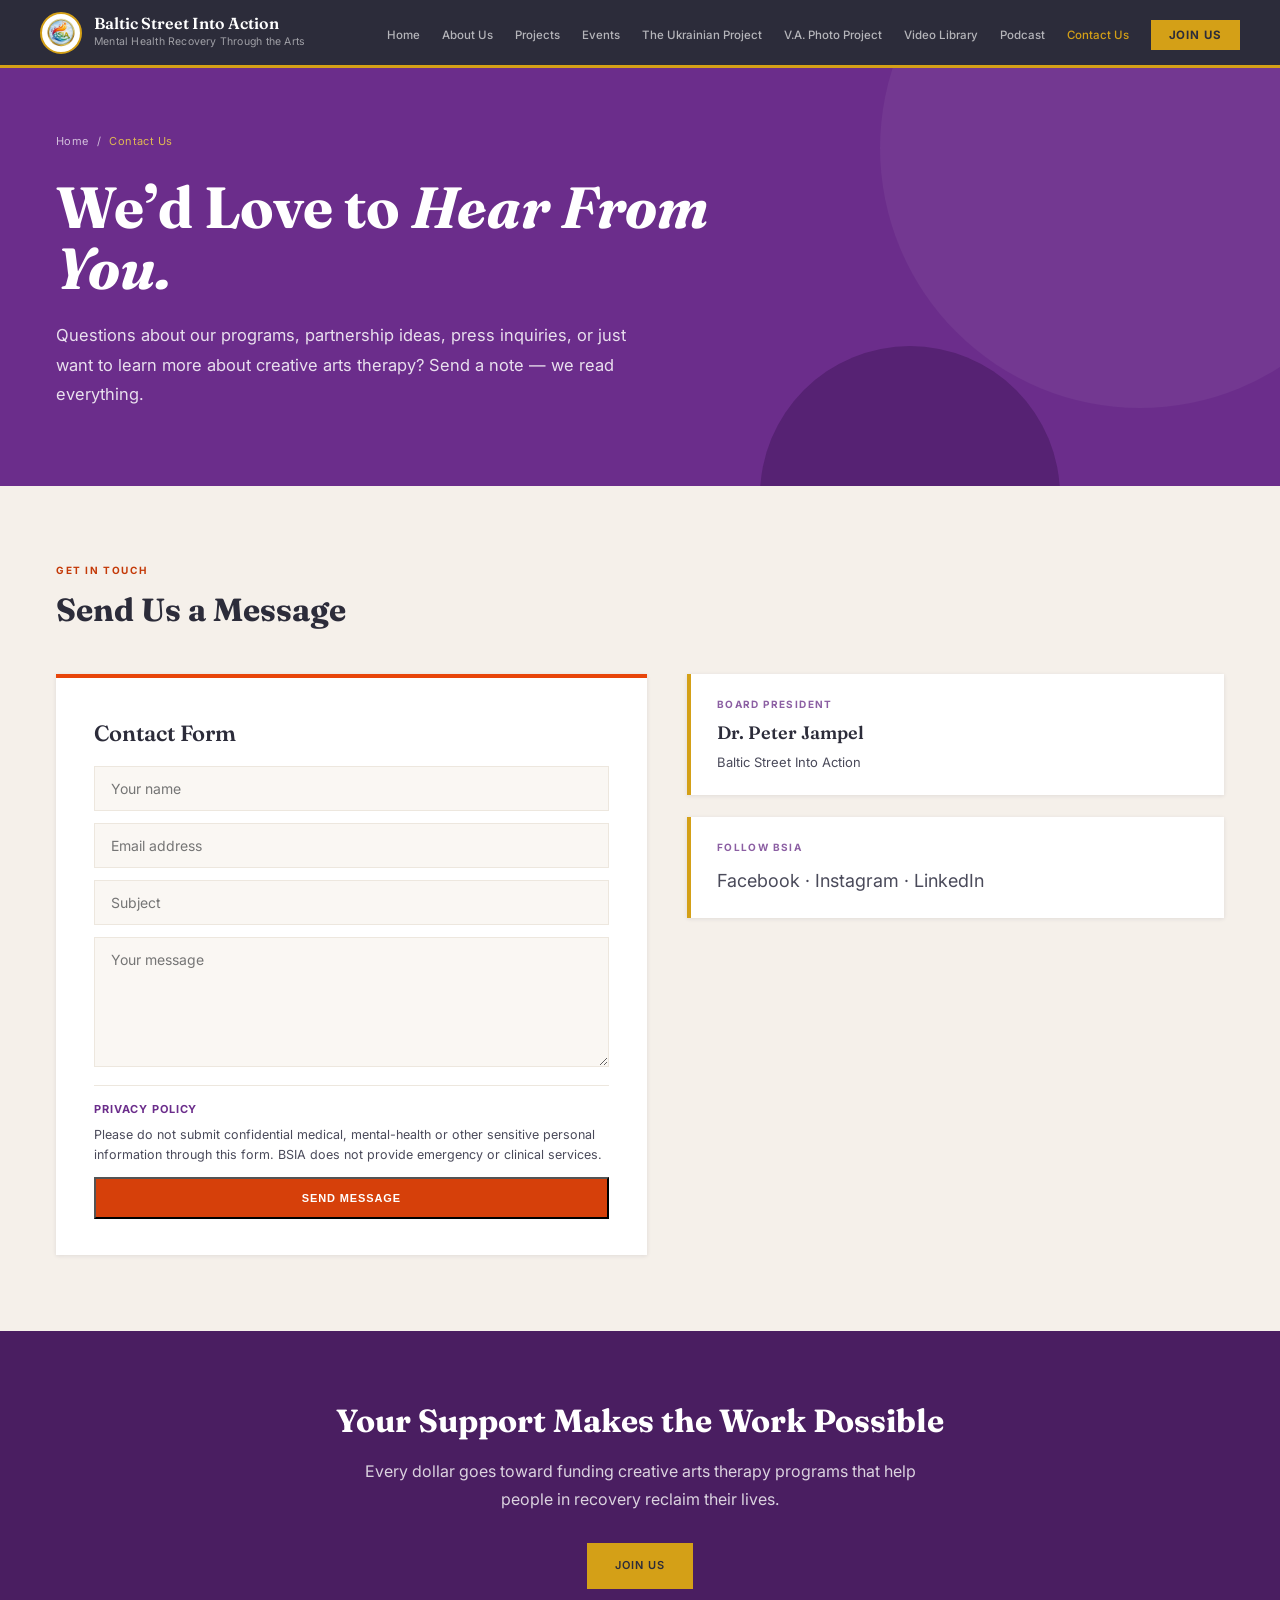
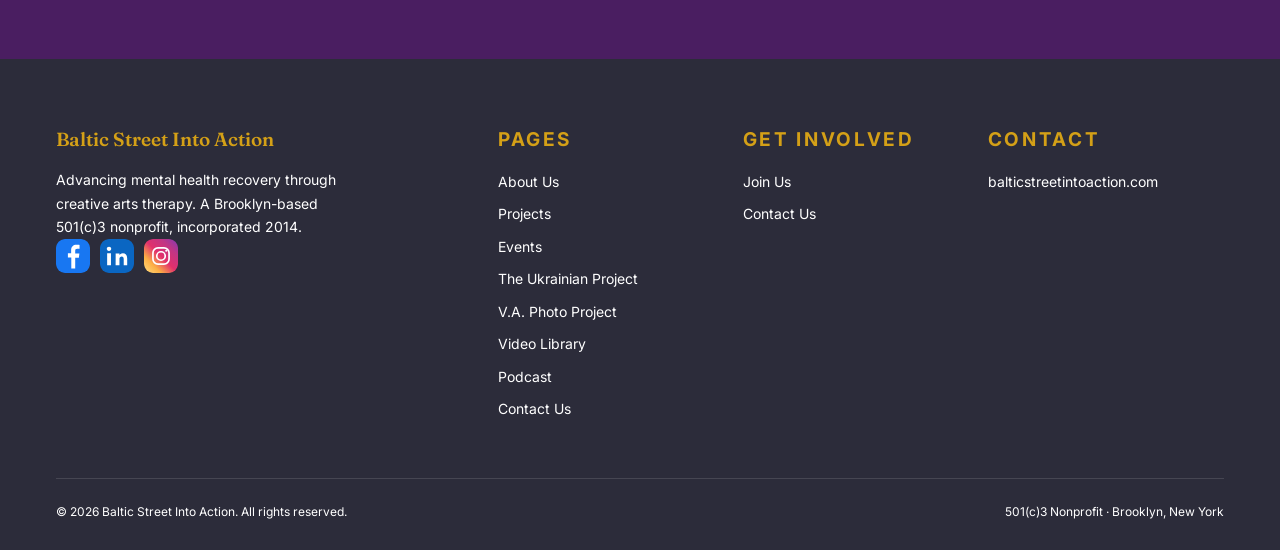
<file: donate.html>
<!DOCTYPE html>
<html lang="en">
<head>
<!-- Google tag (gtag.js) -->
<script async src="https://www.googletagmanager.com/gtag/js?id=G-BXH2LN9MCG"></script>
<script>
  window.dataLayer = window.dataLayer || [];
  function gtag(){dataLayer.push(arguments);}
  gtag('js', new Date());
  gtag('config', 'G-BXH2LN9MCG');
</script>
<meta charset="UTF-8">
<meta name="viewport" content="width=device-width, initial-scale=1.0">
<title>Contact Baltic Street Into Action — Brooklyn, NY</title>
<meta name="description" content="Contact Baltic Street Into Action in Brooklyn, NY with questions about our creative arts therapy programs, partnerships, press inquiries, or ways to support our work.">
<link rel="canonical" href="https://balticstreetintoaction.com/donate.html">
<!-- Social sharing previews (Facebook, LinkedIn, iMessage, email, etc.) -->
<meta property="og:type" content="website">
<meta property="og:site_name" content="Baltic Street Into Action">
<meta property="og:title" content="Contact Baltic Street Into Action — Brooklyn, NY">
<meta property="og:description" content="Contact Baltic Street Into Action in Brooklyn, NY with questions about our creative arts therapy programs, partnerships, press inquiries, or ways to support our work.">
<meta property="og:url" content="https://balticstreetintoaction.com/donate.html">
<meta property="og:image" content="https://balticstreetintoaction.com/og-bsia.jpg">
<meta property="og:image:width" content="1200">
<meta property="og:image:height" content="630">
<meta property="og:image:alt" content="Baltic Street Into Action logo: Mental Health Recovery Through the Arts">
<meta name="twitter:card" content="summary_large_image">
<link rel="preconnect" href="https://fonts.googleapis.com"><link rel="preconnect" href="https://fonts.gstatic.com" crossorigin><link href="https://fonts.googleapis.com/css2?family=Fraunces:ital,wght@0,600;0,700;1,400;1,700&family=Inter:wght@300;400;500;600;700&display=swap" rel="stylesheet">
<link rel="icon" type="image/png" sizes="32x32" href="favicon-32x32.png">
<link rel="icon" type="image/png" sizes="16x16" href="favicon-16x16.png">
<link rel="apple-touch-icon" sizes="180x180" href="apple-touch-icon.png">
<link rel="stylesheet" href="styles.css">
<style>

body { font-family:"Inter",sans-serif; background:var(--cream); color:var(--ink);
  font-size:16px; line-height:1.75; -webkit-font-smoothing:antialiased; }
a { text-decoration:none; color:inherit; }
img { max-width:100%; display:block; }

.nav { position:sticky; top:0; z-index:100; background:var(--ink); height:68px;
  display:flex; align-items:center; justify-content:space-between; padding:0 40px; border-bottom:3px solid var(--gold); }
.nav-brand { display:flex; align-items:center; gap:12px; }
.nav-logo-img { width:42px; height:42px; border-radius:50%; border:2px solid var(--gold); background:#fff; }
.nav-wordmark-name { font-family:"Fraunces",serif; font-size:16px; font-weight:600; color:#fff; line-height:1.2; }
.nav-wordmark-sub { font-size:10.5px; color:rgba(255,255,255,0.55); letter-spacing:0.02em; }
.nav-links { display:flex; align-items:center; gap:22px; list-style:none; }
.nav-links a { color:rgba(255,255,255,0.65); font-size:11.5px; font-weight:500; transition:color .15s; }
.nav-links a:hover { color:#fff; }
.nav-links a.active { color:var(--gold); }

.page-hero { position:relative; background:var(--violet); color:#fff; padding:64px 56px 76px; overflow:hidden; }

.breadcrumb { font-size:11px; letter-spacing:0.04em; margin-bottom:26px; color:rgba(255,255,255,0.7); }

.page-hero h1 { font-family:"Fraunces",serif; font-size:clamp(34px, 6vw, 58px); font-weight:700; line-height:1.05; max-width:700px; color:#fff; }
.page-hero h1 em { font-style:italic; }

section { padding:76px 56px; }

h2 { font-family:"Fraunces",serif; font-size:32px; font-weight:700; color:var(--ink); line-height:1.25; }

.btn-gold { background:var(--gold); color:var(--ink); }

.cta-btns { display:flex; gap:14px; justify-content:center; flex-wrap:wrap; }

footer { background:var(--ink); color:#fff; padding:64px 56px 28px; }
.footer-grid { max-width:1190px; margin:0 auto; display:grid; grid-template-columns:2fr 1fr 1fr 1.2fr; gap:48px; }
.footer-brand h3 { font-family:"Fraunces",serif; font-size:19px; font-weight:600; color:var(--gold); }
.footer-tagline { margin-top:12px; font-size:14px; color:#fff; max-width:300px; line-height:1.7; }

.footer-col h4 { font-size:19px; font-weight:700; letter-spacing:0.14em; text-transform:uppercase; color:var(--gold); margin-bottom:14px; }

.footer-col li { font-size:14px; color:#fff; margin-bottom:8px; }
.footer-col li a { color:#fff; text-decoration:none; }
.footer-col li a:hover { color:#fff; }
.footer-bottom { max-width:1190px; margin:48px auto 0; border-top:1px solid rgba(255,255,255,0.12);
  padding-top:22px; display:flex; justify-content:space-between; flex-wrap:wrap; gap:8px;
  font-size:12px; color:#fff; }

@media (max-width:900px) {
  .nav { flex-direction:column; align-items:flex-start; height:auto; padding:14px 20px; gap:12px; }
  .nav-brand { width:100%; }
  .nav-links { width:100%; flex-wrap:wrap; gap:12px 18px; }
  section, .page-hero, .cta-band, footer { padding-left:24px; padding-right:24px; }
  .footer-grid { grid-template-columns:1fr; gap:32px; }
}

.ct-grid { display:grid; grid-template-columns:1.1fr 1fr; gap:40px; margin-top:44px; align-items:start; }
.ct-card { background:#fff; box-shadow:0 1px 4px rgba(44,44,58,0.1); padding:36px 38px; border-top:4px solid var(--crimson); }
.ct-card h3 { font-family:"Fraunces",serif; font-size:22px; font-weight:600; margin-bottom:14px; }
.ct-form { display:flex; flex-direction:column; gap:12px; }
.ct-form input, .ct-form textarea { font-family:"Inter",sans-serif; font-size:14px; padding:13px 16px;
  border:1.5px solid var(--parch-dark); background:var(--cream); resize:vertical; }
.ct-form input:focus, .ct-form textarea:focus { outline:2px solid var(--soft-violet); }
.ct-info { display:flex; flex-direction:column; gap:22px; }
.ct-row { background:#fff; box-shadow:0 1px 4px rgba(44,44,58,0.1); padding:22px 26px; border-left:4px solid var(--gold); }
.ct-row .ct-k { font-size:10px; font-weight:700; letter-spacing:0.14em; text-transform:uppercase; color:#8C5FA3; }
.ct-row .ct-v { font-family:"Fraunces",serif; font-size:18px; font-weight:600; margin-top:4px; }
.ct-row .ct-s { font-size:13px; color:var(--ink-light); margin-top:2px; }
.ct-note { font-size:11.5px; color:var(--gray-mid); margin-top:10px; }
.ct-privacy { border-top:1.5px solid var(--parch-dark); margin-top:6px; padding-top:14px; }
.ct-privacy strong { display:block; font-size:11px; font-weight:700; letter-spacing:0.08em; text-transform:uppercase; color:var(--violet); margin-bottom:6px; }
.ct-privacy p { font-size:12.5px; color:var(--ink-light); line-height:1.6; }
@media (max-width:800px) { .ct-grid { grid-template-columns:1fr; } }
</style>
</head>
<body>
<nav class="nav">
  <div class="nav-brand">
    <img class="nav-logo-img" src="[data-uri]" alt="BSIA Logo">
    <div><div class="nav-wordmark-name">Baltic Street Into Action</div>
    <div class="nav-wordmark-sub">Mental Health Recovery Through the Arts</div></div>
  </div>
  <ul class="nav-links"><li><a href="/">Home</a></li><li><a href="about-us.html">About Us</a></li><li><a href="projects.html">Projects</a></li><li><a href="events.html">Events</a></li><li><a href="ukraine-project.html">The Ukrainian Project</a></li><li><a href="photos.html">V.A. Photo Project</a></li><li><a href="video.html">Video Library</a></li><li><a href="podcasts.html">Podcast</a></li><li><a href="donate.html" class="active">Contact Us</a></li><li><a class="btn-donate" href="https://www.paypal.com/donate/?hosted_button_id=M57H6QKS82MAC" target="_blank" rel="noopener">Join Us</a></li></ul>
</nav>
<div class="page-hero">
  <div class="hero-circle hc1"></div><div class="hero-circle hc2"></div>
  <div class="wrap">
    <div class="breadcrumb">Home<span class="sep">/</span><span class="here">Contact Us</span></div>
    <h1>We&rsquo;d Love to <em>Hear From You.</em></h1>
    <p class="hero-lede">Questions about our programs, partnership ideas, press inquiries, or just want to learn more about creative arts therapy? Send a note — we read everything.</p>

  </div>
</div>
<section class="sec-parch">
  <div class="wrap">
    <div class="eyebrow">Get in Touch</div>
    <h2>Send Us a Message</h2>
    <div class="ct-grid">
      <div class="ct-card">
        <h3>Contact Form</h3>
       <form class="ct-form" action="https://formspree.io/f/mgaeyayb" method="post">
          <input type="text" name="name" placeholder="Your name" required aria-label="Your name">
          <input type="email" name="email" placeholder="Email address" required aria-label="Email address">
          <input type="text" name="subject" placeholder="Subject" aria-label="Subject">
          <textarea name="message" rows="6" placeholder="Your message" required aria-label="Your message"></textarea>
          <div class="ct-privacy"><strong>Privacy Policy</strong><p>Please do not submit confidential medical, mental-health or other sensitive personal information through this form. BSIA does not provide emergency or clinical services.</p></div>
          <button class="btn btn-crimson" type="submit">Send Message</button>
        </form>
        <!-- Note for IT: connect to the existing WPForms Lite form on install. New page slug is /contact-us/ (replacing /7-2/) -- add a 301 redirect from the old slug. -->
      </div>
      <div class="ct-info">
        <div class="ct-row"><div class="ct-k">Board President</div><div class="ct-v">Dr. Peter Jampel</div><div class="ct-s">Baltic Street Into Action</div></div>
        <div class="ct-row"><div class="ct-k">Follow BSIA</div><div class="ct-s" style="margin-top:8px;font-size:18px;"><a href="https://www.facebook.com/profile.php?id=61588316076683" target="_blank" rel="noopener" style="color:inherit;">Facebook</a> &middot; <a href="https://www.instagram.com/balticstreetintoaction/" target="_blank" rel="noopener" style="color:inherit;">Instagram</a> &middot; <a href="https://www.linkedin.com/company/baltic-street-into-action" target="_blank" rel="noopener" style="color:inherit;">LinkedIn</a></div></div>
      </div>
    </div>
  </div>
</section>
<div class="cta-band"><h2>Your Support Makes the Work Possible</h2><p>Every dollar goes toward funding creative arts therapy programs that help people in recovery reclaim their lives.</p><div class="cta-btns"><a class="btn btn-gold" href="https://www.paypal.com/donate/?hosted_button_id=M57H6QKS82MAC" target="_blank" rel="noopener">Join Us</a></div></div>
<footer>
  <div class="footer-grid">
    <div class="footer-brand">
      <h3>Baltic Street Into Action</h3>
      <p class="footer-tagline">Advancing mental health recovery through creative arts therapy. A Brooklyn-based 501(c)3 nonprofit, incorporated 2014.</p>
      <div class="footer-socials"><a href="https://www.facebook.com/profile.php?id=61588316076683" class="footer-soc" aria-label="Facebook" target="_blank" rel="noopener"><svg viewBox="0 0 40 40" width="34" height="34" aria-hidden="true" focusable="false"><rect width="40" height="40" rx="9" fill="#1877F2"/><path fill="#fff" d="M22.6 35V22.1h4.3l.6-5h-4.9v-3.2c0-1.4.4-2.4 2.5-2.4h2.6V7.1c-.5-.1-2-.2-3.7-.2-3.7 0-6.2 2.2-6.2 6.4v3.6H14v5h4v12.9h4.6z"/></svg></a><a href="https://www.linkedin.com/company/baltic-street-into-action" class="footer-soc" aria-label="LinkedIn" target="_blank" rel="noopener"><svg viewBox="0 0 40 40" width="34" height="34" aria-hidden="true" focusable="false"><rect width="40" height="40" rx="9" fill="#0A66C2"/><path fill="#fff" d="M12.9 16.9H8.4V31h4.5V16.9zM10.6 9c-1.5 0-2.6 1.1-2.6 2.5 0 1.4 1 2.5 2.5 2.5h.1c1.6 0 2.6-1.1 2.6-2.5C13.2 10.1 12.2 9 10.6 9zM32 22.9c0-4.1-2.2-6-5.1-6-2.4 0-3.4 1.3-4 2.2v-1.9h-4.5c.1 1.2 0 13.8 0 13.8h4.5v-7.7c0-.4 0-.8.2-1.1.3-.8 1.1-1.7 2.4-1.7 1.7 0 2.4 1.3 2.4 3.2V31H32v-8.1z"/></svg></a><a href="https://www.instagram.com/balticstreetintoaction/" class="footer-soc" aria-label="Instagram" target="_blank" rel="noopener"><svg viewBox="0 0 40 40" width="34" height="34" aria-hidden="true" focusable="false"><defs><linearGradient id="igGrad" x1="0%" y1="100%" x2="100%" y2="0%"><stop offset="0%" stop-color="#FFDC80"/><stop offset="25%" stop-color="#FCAF45"/><stop offset="50%" stop-color="#E1306C"/><stop offset="75%" stop-color="#C13584"/><stop offset="100%" stop-color="#833AB4"/></linearGradient></defs><rect width="40" height="40" rx="9" fill="url(#igGrad)"/><rect x="10.5" y="10.5" width="19" height="19" rx="6" fill="none" stroke="#fff" stroke-width="2"/><circle cx="20" cy="20" r="5" fill="none" stroke="#fff" stroke-width="2"/><circle cx="26.2" cy="13.8" r="1.3" fill="#fff"/></svg></a></div>
    </div>
    <div class="footer-col"><h4>Pages</h4><ul><li><a href="about-us.html">About Us</a></li><li><a href="projects.html">Projects</a></li><li><a href="events.html">Events</a></li><li><a href="ukraine-project.html">The Ukrainian Project</a></li><li><a href="photos.html">V.A. Photo Project</a></li><li><a href="video.html">Video Library</a></li><li><a href="podcasts.html">Podcast</a></li><li><a href="donate.html">Contact Us</a></li></ul></div>
    <div class="footer-col"><h4>Get Involved</h4><ul><li><a href="https://www.paypal.com/donate/?hosted_button_id=M57H6QKS82MAC" target="_blank" rel="noopener">Join Us</a></li><li><a href="donate.html">Contact Us</a></li></ul></div>
    <div class="footer-col"><h4>Contact</h4><ul><li><a href="https://balticstreetintoaction.com/" target="_blank" rel="noopener">balticstreetintoaction.com</a></li></ul></div>
  </div>
  <div class="footer-bottom"><span>&copy; 2026 Baltic Street Into Action. All rights reserved.</span><span>501(c)3 Nonprofit &middot; Brooklyn, New York</span></div>
</footer>

<script>
// Analytics: count each Contact form submission as a "generate_lead" event (marked as a key event in GA4).
// The submit event only fires after the browser's required-field checks pass, so empty or invalid forms are not counted.
(function () {
  var form = document.querySelector('form.ct-form');
  if (!form || typeof gtag !== 'function') return;
  form.addEventListener('submit', function () {
    gtag('event', 'generate_lead', { form_name: 'contact_us', transport_type: 'beacon' });
  });
})();
</script>

</body>
</html>
</file>
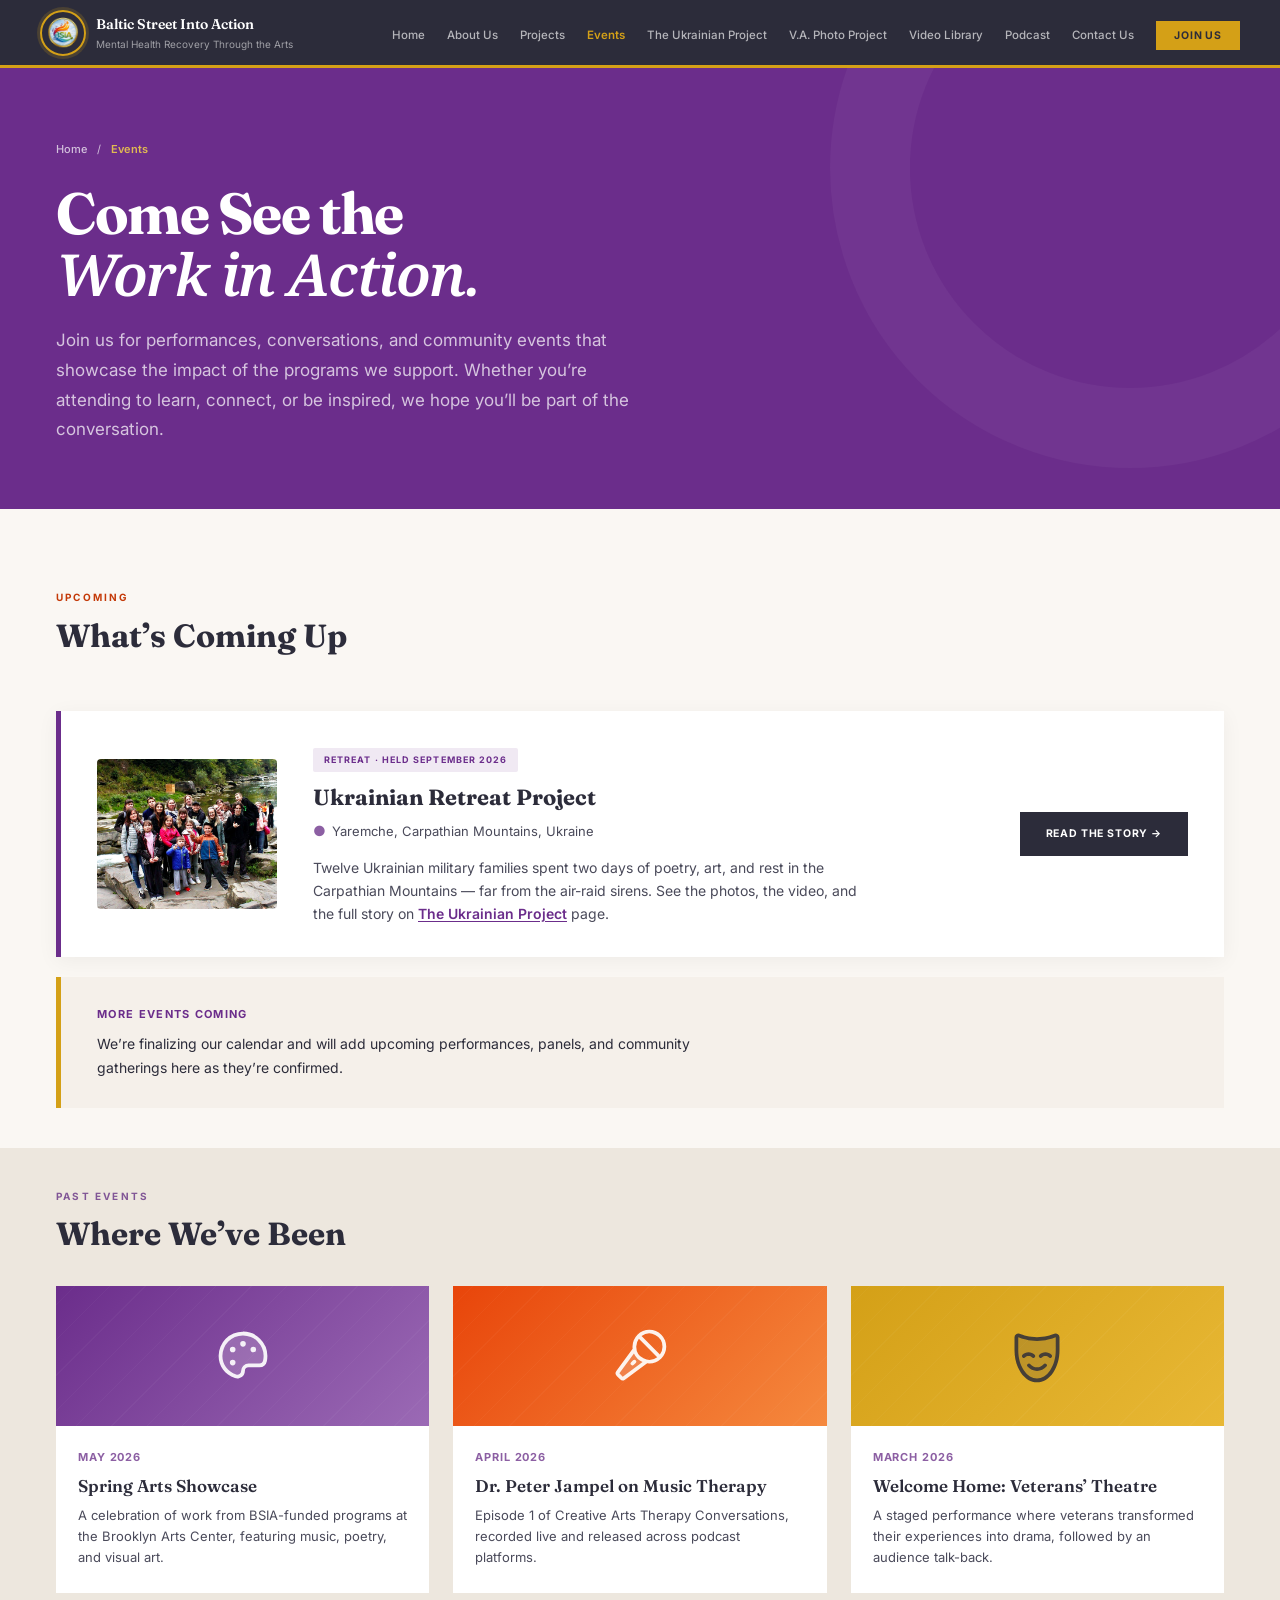
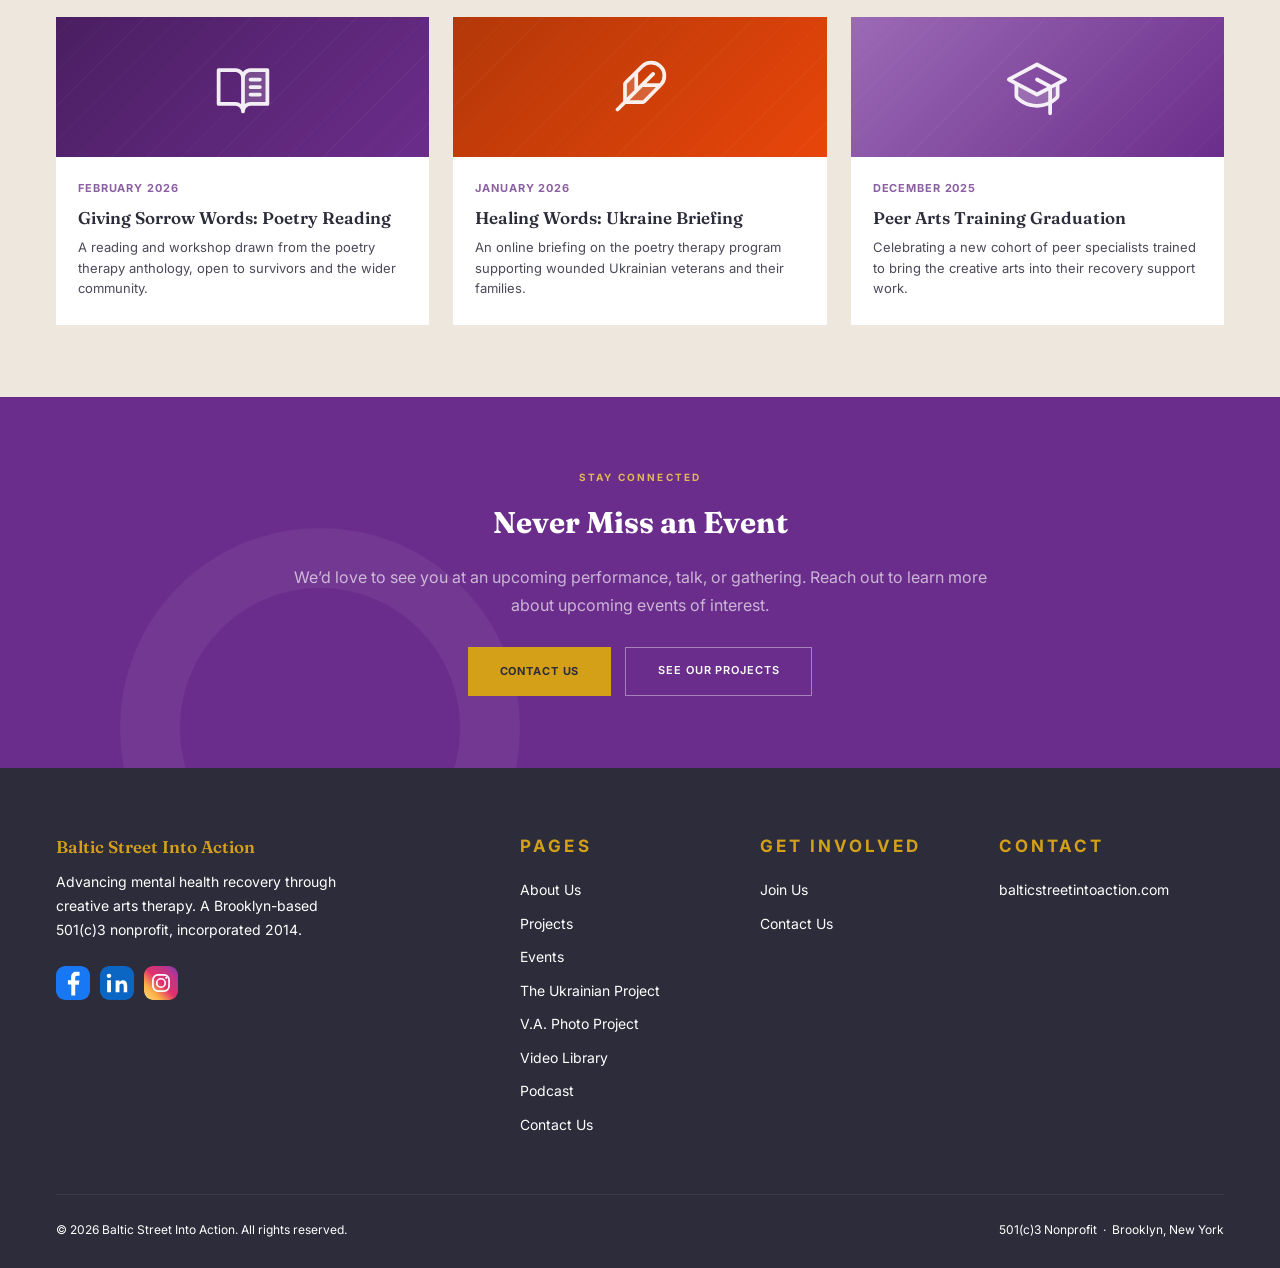
<file: events.html>
<!DOCTYPE html>
<html lang="en">
<head>
<!-- Google tag (gtag.js) -->
<script async src="https://www.googletagmanager.com/gtag/js?id=G-BXH2LN9MCG"></script>
<script>
  window.dataLayer = window.dataLayer || [];
  function gtag(){dataLayer.push(arguments);}
  gtag('js', new Date());
  gtag('config', 'G-BXH2LN9MCG');
</script>
<meta charset="UTF-8">
<meta name="viewport" content="width=device-width, initial-scale=1.0">
<title>Events — Baltic Street Into Action</title>
<meta name="description" content="Upcoming and past Baltic Street Into Action events — performances, conversations and community gatherings showcasing creative arts therapy in recovery.">
<link rel="canonical" href="https://balticstreetintoaction.com/events.html">
<!-- Social sharing previews (Facebook, LinkedIn, iMessage, email, etc.) -->
<meta property="og:type" content="website">
<meta property="og:site_name" content="Baltic Street Into Action">
<meta property="og:title" content="Events — Baltic Street Into Action">
<meta property="og:description" content="Upcoming and past Baltic Street Into Action events — performances, conversations and community gatherings showcasing creative arts therapy in recovery.">
<meta property="og:url" content="https://balticstreetintoaction.com/events.html">
<meta property="og:image" content="https://balticstreetintoaction.com/og-bsia.jpg">
<meta property="og:image:width" content="1200">
<meta property="og:image:height" content="630">
<meta property="og:image:alt" content="Baltic Street Into Action logo: Mental Health Recovery Through the Arts">
<meta name="twitter:card" content="summary_large_image">
<link href="https://fonts.googleapis.com/css2?family=Fraunces:opsz,wght@9..144,300;9..144,400;9..144,600;9..144,700&family=Noto+Serif:ital,wght@1,600&family=Inter:wght@300;400;500;600;700&display=swap" rel="stylesheet">
<link rel="icon" type="image/png" sizes="32x32" href="favicon-32x32.png">
<link rel="icon" type="image/png" sizes="16x16" href="favicon-16x16.png">
<link rel="apple-touch-icon" sizes="180x180" href="apple-touch-icon.png">
<link rel="stylesheet" href="styles.css">
<style>

body { font-family:"Inter",sans-serif; background:var(--cream); color:var(--ink);
  font-size:16px; line-height:1.75; -webkit-font-smoothing:antialiased; }
a { text-decoration:none; }

/* NAV */
.nav { position:sticky; top:0; z-index:100; background:var(--ink); height:68px;
  display:flex; align-items:center; justify-content:space-between; padding:0 40px; border-bottom:3px solid var(--gold); }
.nav-brand { display:flex; align-items:center; gap:10px; }
.nav-logo-img { width:46px; height:46px; border-radius:50%; object-fit:cover;
  border:2px solid var(--gold); box-shadow:0 0 0 3px rgba(212,160,23,0.18); flex-shrink:0; }
.nav-wordmark-name { font-family:"Fraunces",serif; font-size:14px; font-weight:600; color:white; }
.nav-wordmark-sub { font-size:10px; color:rgba(255,255,255,0.55); }
.nav-links { display:flex; align-items:center; gap:22px; list-style:none; }
.nav-links a { font-size:11.5px; font-weight:500; color:rgba(255,255,255,0.65); }
.nav-links a.active { color:var(--gold); font-weight:600; }

/* PAGE HERO */
.page-hero { background:var(--violet); padding:72px 56px 64px; position:relative; overflow:hidden; }
.page-hero::after { content:""; position:absolute; width:600px; height:600px; border-radius:50%;
  border:80px solid rgba(255,255,255,0.04); top:-200px; right:-150px; pointer-events:none; }
.page-hero-inner { position:relative; z-index:1; max-width:760px; }
.breadcrumb { display:flex; align-items:center; gap:10px; margin-bottom:24px; }

.page-hero h1 { font-family:"Fraunces",serif; font-size:clamp(34px, 6vw, 58px); font-weight:700;
  line-height:1.05; letter-spacing:-0.025em; color:#fff; margin-bottom:20px; }
.page-hero h1 em { font-family:"Noto Serif",serif; font-weight:600; font-style:italic; color:#fff; }
.page-hero-sub { font-size:17px; color:rgba(255,255,255,0.72); line-height:1.75; max-width:600px; }

/* SECTION INTRO */
.section-intro { padding:80px 56px 8px; max-width:820px; }

.section-h2 { font-family:"Fraunces",serif; font-size:32px; font-weight:700; color:var(--ink); line-height:1.2; margin-bottom:16px; }

/* PLACEHOLDER NOTE */
.demo-note { margin:24px 56px 0; padding:16px 22px; background:rgba(107,45,139,0.06);
  border:2px dashed #C8BFD8; border-radius:4px; }
.demo-note-label { font-size:10px; font-weight:700; letter-spacing:0.16em; text-transform:uppercase; color:#9B6AB5; margin-bottom:5px; }
.demo-note-text { font-size:13px; color:var(--soft-violet); font-style:italic; line-height:1.6; }
.events-empty-note { margin-top:20px; padding:28px 36px; background:var(--parchment); border-left:5px solid var(--gold); text-align:left; }
.events-empty-label { font-size:11px; font-weight:700; letter-spacing:0.12em; text-transform:uppercase; color:var(--violet); margin-bottom:8px; }
.events-empty-note p { font-size:14px; color:var(--ink); line-height:1.7; margin:0; max-width:640px; }

/* UPCOMING EVENTS — featured list */
.upcoming { padding:32px 56px 40px; }
.event-feature {
  display:grid; grid-template-columns:180px 1fr auto; gap:36px; align-items:center;
  background:var(--white); padding:32px 36px; margin-bottom:20px;
  border-left:5px solid var(--violet); box-shadow:0 4px 20px rgba(0,0,0,0.05);
  transition:transform 0.2s, box-shadow 0.2s;
}
.event-feature:hover { transform:translateX(4px); box-shadow:0 8px 30px rgba(0,0,0,0.09); }
.event-feature:nth-child(2) { border-left-color:var(--crimson); }
.event-feature:nth-child(3) { border-left-color:var(--gold); }

.ef-date {
  text-align:center; padding:18px 12px;
  background:linear-gradient(135deg, var(--violet-deep), var(--violet));
  color:white; border-radius:4px;
}
.event-feature:nth-child(2) .ef-date { background:linear-gradient(135deg,#B33808,var(--crimson)); }
.event-feature:nth-child(3) .ef-date { background:linear-gradient(135deg,#9a6e00,var(--gold)); }
.ef-month { font-size:12px; font-weight:700; letter-spacing:0.14em; text-transform:uppercase; opacity:0.85; }
.ef-day { font-family:"Fraunces",serif; font-size:44px; font-weight:700; line-height:1; margin:4px 0; }
.ef-year { font-size:11px; opacity:0.7; letter-spacing:0.08em; }

.ef-body { }
.ef-cat { display:inline-block; font-size:9px; font-weight:700; letter-spacing:0.12em;
  text-transform:uppercase; padding:4px 11px; border-radius:2px; margin-bottom:12px;
  background:rgba(107,45,139,0.1); color:var(--violet); }
.event-feature:nth-child(2) .ef-cat { background:rgba(232,69,10,0.1); color:var(--crimson); }
.event-feature:nth-child(3) .ef-cat { background:rgba(212,160,23,0.15); color:#9a6e00; }
.ef-body h3 { font-family:"Fraunces",serif; font-size:22px; font-weight:700; color:var(--ink); line-height:1.25; margin-bottom:8px; }
.ef-meta { display:flex; gap:20px; margin-bottom:12px; flex-wrap:wrap; }
.ef-meta-item { display:flex; align-items:center; gap:6px; font-size:13px; color:var(--ink-light); }
.ef-meta-icon { color:#8C5FA3; font-size:14px; }
.ef-desc { font-size:14px; color:var(--ink-light); line-height:1.65; max-width:560px; }

.ef-action { text-align:center; }
.ef-btn { display:inline-block; background:var(--ink); color:white; font-size:10.5px; font-weight:700;
  letter-spacing:0.08em; text-transform:uppercase; padding:13px 26px; white-space:nowrap; }

/* Event card with photo (completed event) */
.ef-photo { display:block; width:180px; height:150px; overflow:hidden; border-radius:4px; }
.ef-photo img { width:100%; height:100%; object-fit:cover; object-position:50% 58%; display:block; transition:transform 0.3s; }
.event-feature:hover .ef-photo img { transform:scale(1.04); }
.ef-body h3 a { color:inherit; }
.ef-body h3 a:hover { color:var(--violet); }
.ef-desc a { color:var(--violet); font-weight:600; text-decoration:underline; text-underline-offset:2px; }
@media (max-width:900px) {
  .event-feature { grid-template-columns:1fr; gap:18px; padding:24px; }
  .ef-photo { width:100%; height:210px; }
  .ef-action { text-align:left; }
}

/* PAST EVENTS — grid */
.past { padding:40px 56px 72px; background:var(--parch-dark); }
.past-grid { display:grid; grid-template-columns:repeat(3,1fr); gap:24px; margin-top:32px; }
.past-card { background:var(--white); overflow:hidden; transition:transform 0.2s, box-shadow 0.2s; }
.past-card:hover { transform:translateY(-4px); box-shadow:0 12px 36px rgba(0,0,0,0.1); }
.past-img { height:140px; position:relative; overflow:hidden; display:flex; align-items:center; justify-content:center; }
.past-img-pattern { position:absolute; inset:0;
  background:repeating-linear-gradient(-45deg,transparent,transparent 24px,rgba(255,255,255,0.03) 24px,rgba(255,255,255,0.03) 25px); }
.pm-1 { background:linear-gradient(135deg,#6B2D8B,#9B6AB5); }
.pm-2 { background:linear-gradient(135deg,#E8450A,#F5893E); }
.pm-3 { background:linear-gradient(135deg,#D4A017,#E8B835); }
.pm-4 { background:linear-gradient(135deg,#4A1E61,#6B2D8B); }
.pm-5 { background:linear-gradient(135deg,#B33808,#E8450A); }
.pm-6 { background:linear-gradient(135deg,#9B6AB5,#6B2D8B); }
.past-img-icon { color:#fff; opacity:0.92; line-height:0; position:relative; z-index:1; }
.past-img-icon svg { width:60px; height:60px; display:block; }
.pm-3 .past-img-icon { color:var(--ink); opacity:0.85; }
.past-body { padding:22px 22px 26px; }
.past-date { font-size:11px; font-weight:700; letter-spacing:0.08em; text-transform:uppercase; color:#8C5FA3; margin-bottom:8px; }
.past-body h3 { font-family:"Fraunces",serif; font-size:17px; font-weight:600; color:var(--ink); line-height:1.3; margin-bottom:8px; }
.past-body p { font-size:13px; color:var(--ink-light); line-height:1.6; }

/* STAY CONNECTED / NEWSLETTER-STYLE CALLOUT */
.connect { background:var(--violet); padding:72px 56px; position:relative; overflow:hidden; }
.connect .stag-gold { color:#E0B952; }
.connect::before { content:""; position:absolute; width:400px; height:400px; border-radius:50%;
  border:60px solid rgba(255,255,255,0.05); bottom:-160px; left:120px; }
.connect-inner { max-width:720px; margin:0 auto; text-align:center; position:relative; z-index:1; }
.connect h2 { font-family:"Fraunces",serif; font-size:30px; font-weight:700; color:white; margin-bottom:14px; }
.connect p { font-size:16px; color:rgba(255,255,255,0.65); line-height:1.75; margin-bottom:28px; }
.connect-btns { display:flex; gap:14px; justify-content:center; }
.btn-gold { background:var(--gold); color:var(--ink); font-size:11px; font-weight:700;
  letter-spacing:0.08em; text-transform:uppercase; padding:15px 32px; }
.btn-ol-white { border:1.5px solid rgba(255,255,255,0.4); color:white; font-size:11px; font-weight:600;
  letter-spacing:0.08em; text-transform:uppercase; padding:13px 32px; }

/* FOOTER */
footer { background:var(--ink); padding:64px 56px 28px; }
.footer-grid { display:grid; grid-template-columns:2.2fr 1fr 1fr 1.2fr; gap:52px;
  padding-bottom:48px; border-bottom:1px solid rgba(255,255,255,0.07); margin-bottom:24px; }
.footer-brand h3 { font-family:"Fraunces",serif; font-size:17px; font-weight:600; color:var(--gold); margin-bottom:8px; }
.footer-tagline { font-size:14px; color:#fff; line-height:1.7; margin-bottom:24px; max-width:280px; }

.footer-col h4 { font-size:17px; font-weight:700; color:var(--gold); letter-spacing:0.18em; text-transform:uppercase; margin-bottom:16px; }

.footer-col ul li { font-size:14px; color:#fff; margin-bottom:9px; }
.footer-col ul li a { color:#fff; text-decoration:none; }
.footer-col ul li a:hover { color:#fff; }
.footer-bottom { display:flex; justify-content:space-between; font-size:12px; color:#fff; }

@media (max-width:900px) {
  .nav { flex-direction:column; align-items:flex-start; height:auto; padding:14px 20px; gap:12px; }
  .nav-brand { width:100%; }
  .nav-links { width:100%; flex-wrap:wrap; gap:12px 18px; }
  section, .page-hero, footer { padding-left:24px; padding-right:24px; }
  .footer-grid { grid-template-columns:1fr; gap:32px; }
}
</style>
</head>
<body>

<nav class="nav">
  <div class="nav-brand">
    <img class="nav-logo-img" src="[data-uri]" alt="BSIA Logo">
    <div>
      <div class="nav-wordmark-name">Baltic Street Into Action</div>
      <div class="nav-wordmark-sub">Mental Health Recovery Through the Arts</div>
    </div>
  </div>
  <ul class="nav-links">
    <li><a href="/">Home</a></li>
    <li><a href="about-us.html">About Us</a></li>
    <li><a href="projects.html">Projects</a></li>
    <li><a href="events.html" class="active">Events</a></li>
    <li><a href="ukraine-project.html">The Ukrainian Project</a></li>
    <li><a href="photos.html">V.A. Photo Project</a></li>
    <li><a href="video.html">Video Library</a></li>
    <li><a href="podcasts.html">Podcast</a></li>

    <li><a href="donate.html">Contact Us</a></li>
    <li><a href="https://www.paypal.com/donate/?hosted_button_id=M57H6QKS82MAC" target="_blank" rel="noopener" class="nav-donate">Join Us</a></li>
  </ul>
</nav>

<section class="page-hero">
  <div class="page-hero-inner">
    <div class="breadcrumb"><span class="bc-home">Home</span><span class="bc-sep">/</span><span class="bc-cur">Events</span></div>
    <h1>Come See the<br><em>Work in Action.</em></h1>
    <p class="page-hero-sub">Join us for performances, conversations, and community events that showcase the impact of the programs we support. Whether you&rsquo;re attending to learn, connect, or be inspired, we hope you&rsquo;ll be part of the conversation.</p>
  </div>
</section>

<div class="section-intro">
  <div class="stag stag-crimson">Upcoming</div>
  <h2 class="section-h2">What&rsquo;s Coming Up</h2>
  </div>

<section class="upcoming">

  <div class="event-feature">
    <a class="ef-photo" href="ukraine-project.html"><img src="ukraine-group-river.jpg" alt="Retreat families gathered by the river in Yaremche, in Ukraine&rsquo;s Carpathian Mountains" loading="lazy"></a>
    <div class="ef-body">
      <span class="ef-cat">Retreat &middot; Held September 2026</span>
      <h3><a href="ukraine-project.html">Ukrainian Retreat Project</a></h3>
      <div class="ef-meta">
        <span class="ef-meta-item"><span class="ef-meta-icon">&#9679;</span> Yaremche, Carpathian Mountains, Ukraine</span>
      </div>
      <p class="ef-desc">Twelve Ukrainian military families spent two days of poetry, art, and rest in the Carpathian Mountains &mdash; far from the air-raid sirens. See the photos, the video, and the full story on <a href="ukraine-project.html">The Ukrainian Project</a> page.</p>
    </div>
    <div class="ef-action"><a class="ef-btn" href="ukraine-project.html">Read the Story &rarr;</a></div>
  </div>

  <div class="events-empty-note">
    <div class="events-empty-label">More Events Coming</div>
    <p>We&rsquo;re finalizing our calendar and will add upcoming performances, panels, and community gatherings here as they&rsquo;re confirmed.</p>
  </div>

</section>

<section class="past">
  <div class="stag stag-violet">Past Events</div>
  <h2 class="section-h2">Where We&rsquo;ve Been</h2>

  <div class="past-grid">
    <div class="past-card">
      <div class="past-img pm-1"><div class="past-img-pattern"></div><span class="past-img-icon"><svg viewBox="0 0 256 256" xmlns="http://www.w3.org/2000/svg" aria-hidden="true" focusable="false"><g fill="currentColor"><path d="M224 127.17a96.5 96.5 0 0 1-2.39 22.18a24 24 0 0 1-23.4 18.65H152a24 24 0 0 0-24 24a24 24 0 0 1-32 22.61c-37.27-13.17-64-44.8-64-86.61a96 96 0 0 1 95-96c52.84-.53 96.55 42.35 97 95.17" opacity=".2"/><path d="M200.77 53.89A103.27 103.27 0 0 0 128 24h-1.07A104 104 0 0 0 24 128c0 43 26.58 79.06 69.36 94.17A32 32 0 0 0 136 192a16 16 0 0 1 16-16h46.21a31.81 31.81 0 0 0 31.2-24.88a104.4 104.4 0 0 0 2.59-24a103.28 103.28 0 0 0-31.23-73.23m13 93.71a15.89 15.89 0 0 1-15.56 12.4H152a32 32 0 0 0-32 32a16 16 0 0 1-21.31 15.07C62.49 194.3 40 164 40 128a88 88 0 0 1 87.09-88h.9a88.35 88.35 0 0 1 88 87.25a89 89 0 0 1-2.18 20.35ZM140 76a12 12 0 1 1-12-12a12 12 0 0 1 12 12m-44 24a12 12 0 1 1-12-12a12 12 0 0 1 12 12m0 56a12 12 0 1 1-12-12a12 12 0 0 1 12 12m88-56a12 12 0 1 1-12-12a12 12 0 0 1 12 12"/></g></svg></span></div>
      <div class="past-body">
        <div class="past-date">May 2026</div>
        <h3>Spring Arts Showcase</h3>
        <p>A celebration of work from BSIA-funded programs at the Brooklyn Arts Center, featuring music, poetry, and visual art.</p>
      </div>
    </div>
    <div class="past-card">
      <div class="past-img pm-2"><div class="past-img-pattern"></div><span class="past-img-icon"><svg viewBox="0 0 256 256" xmlns="http://www.w3.org/2000/svg" aria-hidden="true" focusable="false"><g fill="currentColor"><path d="M156.5 151L59 222.45a8 8 0 0 1-10.38-.79l-14.3-14.3a8 8 0 0 1-.77-10.36L105 99.5a64 64 0 0 0 51.48 51.5Z" opacity=".2"/><path d="M168 16a72.07 72.07 0 0 0-72 72a73 73 0 0 0 .63 9.42l-69.51 94.8A15.93 15.93 0 0 0 28.71 213L43 227.29a15.93 15.93 0 0 0 20.78 1.59l94.81-69.53a73 73 0 0 0 9.41.65a72 72 0 1 0 0-144m56 72a55.72 55.72 0 0 1-11.16 33.52l-78.35-78.36A56 56 0 0 1 224 88M54.32 216L40 201.68L102.14 117A72.37 72.37 0 0 0 139 153.86ZM112 88a55.67 55.67 0 0 1 11.16-33.51l78.34 78.34A56 56 0 0 1 112 88m-2.35 58.34a8 8 0 0 1 0 11.31l-8 8a8 8 0 1 1-11.31-11.31l8-8a8 8 0 0 1 11.33-.01Z"/></g></svg></span></div>
      <div class="past-body">
        <div class="past-date">April 2026</div>
        <h3>Dr. Peter Jampel on Music Therapy</h3>
        <p>Episode 1 of Creative Arts Therapy Conversations, recorded live and released across podcast platforms.</p>
      </div>
    </div>
    <div class="past-card">
      <div class="past-img pm-3"><div class="past-img-pattern"></div><span class="past-img-icon"><svg viewBox="0 0 256 256" xmlns="http://www.w3.org/2000/svg" aria-hidden="true" focusable="false"><g fill="currentColor"><path d="M216 48v55.77C216 174.6 176.6 232 128 232s-88-57.4-88-128.21V48a8 8 0 0 1 10.89-7.47C66 46.41 95.11 55.71 128 55.71s62-9.3 77.11-15.16A8 8 0 0 1 216 48" opacity=".2"/><path d="M217 34.8a15.94 15.94 0 0 0-14.82-1.71c-14.03 5.46-42.36 14.62-74.18 14.62s-60.16-9.16-74.21-14.62A16 16 0 0 0 32 48v55.77c0 35.84 9.65 69.65 27.18 95.18c18.16 26.46 42.6 41 68.82 41s50.66-14.57 68.82-41c17.53-25.51 27.18-59.32 27.18-95.16V48a16 16 0 0 0-7-13.2m-9 69c0 32.64-8.66 63.23-24.37 86.13C168.54 211.9 148.79 224 128 224s-40.54-12.1-55.63-34.08C56.66 167 48 136.43 48 103.79V48c15.11 5.87 45.58 15.71 80 15.71s64.9-9.84 80-15.71v55.81Zm-18 18.87a8 8 0 1 1-12 10.66c-2.68-3-8.85-5.33-14-5.33s-11.36 2.34-14 5.33a8 8 0 1 1-12-10.67c5.71-6.38 16.14-10.66 26-10.66s20.25 4.28 26 10.66ZM92 128c-5.19 0-11.36 2.34-14 5.33a8 8 0 1 1-12-10.67C71.75 116.28 82.18 112 92 112s20.25 4.28 26 10.66a8 8 0 1 1-12 10.67c-2.64-2.99-8.81-5.33-14-5.33m76.45 45.19a52.9 52.9 0 0 1-80.9 0a8 8 0 1 1 12.17-10.39a36.89 36.89 0 0 0 56.56 0a8 8 0 0 1 12.17 10.39"/></g></svg></span></div>
      <div class="past-body">
        <div class="past-date">March 2026</div>
        <h3>Welcome Home: Veterans&rsquo; Theatre</h3>
        <p>A staged performance where veterans transformed their experiences into drama, followed by an audience talk-back.</p>
      </div>
    </div>
    <div class="past-card">
      <div class="past-img pm-4"><div class="past-img-pattern"></div><span class="past-img-icon"><svg viewBox="0 0 256 256" xmlns="http://www.w3.org/2000/svg" aria-hidden="true" focusable="false"><g fill="currentColor"><path d="M232 56v144h-72a32 32 0 0 0-32 32V88a32 32 0 0 1 32-32Z" opacity=".2"/><path d="M232 48h-72a40 40 0 0 0-32 16a40 40 0 0 0-32-16H24a8 8 0 0 0-8 8v144a8 8 0 0 0 8 8h72a24 24 0 0 1 24 24a8 8 0 0 0 16 0a24 24 0 0 1 24-24h72a8 8 0 0 0 8-8V56a8 8 0 0 0-8-8M96 192H32V64h64a24 24 0 0 1 24 24v112a39.8 39.8 0 0 0-24-8m128 0h-64a39.8 39.8 0 0 0-24 8V88a24 24 0 0 1 24-24h64ZM160 88h40a8 8 0 0 1 0 16h-40a8 8 0 0 1 0-16m48 40a8 8 0 0 1-8 8h-40a8 8 0 0 1 0-16h40a8 8 0 0 1 8 8m0 32a8 8 0 0 1-8 8h-40a8 8 0 0 1 0-16h40a8 8 0 0 1 8 8"/></g></svg></span></div>
      <div class="past-body">
        <div class="past-date">February 2026</div>
        <h3>Giving Sorrow Words: Poetry Reading</h3>
        <p>A reading and workshop drawn from the poetry therapy anthology, open to survivors and the wider community.</p>
      </div>
    </div>
    <div class="past-card">
      <div class="past-img pm-5"><div class="past-img-pattern"></div><span class="past-img-icon"><svg viewBox="0 0 256 256" xmlns="http://www.w3.org/2000/svg" aria-hidden="true" focusable="false"><g fill="currentColor"><path d="m215.8 119.6l-69.26 70.06a8 8 0 0 1-5.65 2.34H64.2v-76.69a8 8 0 0 1 2.34-5.65l45.66-45.14V144l24-24Z" opacity=".2"/><path d="M221.28 34.75a64 64 0 0 0-90.49 0L60.69 104A15.9 15.9 0 0 0 56 115.31v73.38l-29.66 29.65a8 8 0 0 0 11.32 11.32L67.32 200h73.38a15.92 15.92 0 0 0 11.3-4.68l69.23-70a64 64 0 0 0 .05-90.57m-79.21 11.31A48 48 0 0 1 211.79 112h-56.46l34.35-34.34a8 8 0 0 0-11.32-11.32L120 124.69V67.87ZM72 115.35l32-31.67v57l-32 32ZM140.7 184H83.32l56-56h56.74Z"/></g></svg></span></div>
      <div class="past-body">
        <div class="past-date">January 2026</div>
        <h3>Healing Words: Ukraine Briefing</h3>
        <p>An online briefing on the poetry therapy program supporting wounded Ukrainian veterans and their families.</p>
      </div>
    </div>
    <div class="past-card">
      <div class="past-img pm-6"><div class="past-img-pattern"></div><span class="past-img-icon"><svg viewBox="0 0 256 256" xmlns="http://www.w3.org/2000/svg" aria-hidden="true" focusable="false"><g fill="currentColor"><path d="M216 113.07v53.22a8 8 0 0 1-2 5.31c-11.3 12.59-38.9 36.4-86 36.4s-74.68-23.81-86-36.4a8 8 0 0 1-2-5.31v-53.22L128 160Z" opacity=".2"/><path d="m251.76 88.94l-120-64a8 8 0 0 0-7.52 0l-120 64a8 8 0 0 0 0 14.12L32 117.87v48.42a15.9 15.9 0 0 0 4.06 10.65C49.16 191.53 78.51 216 128 216a130 130 0 0 0 48-8.76V240a8 8 0 0 0 16 0v-40.49a115.6 115.6 0 0 0 27.94-22.57a15.9 15.9 0 0 0 4.06-10.65v-48.42l27.76-14.81a8 8 0 0 0 0-14.12M128 200c-43.27 0-68.72-21.14-80-33.71V126.4l76.24 40.66a8 8 0 0 0 7.52 0L176 143.47v46.34c-12.6 5.88-28.48 10.19-48 10.19m80-33.75a97.8 97.8 0 0 1-16 14.25v-45.57l16-8.53Zm-20-47.31l-.22-.13l-56-29.87a8 8 0 0 0-7.52 14.12L171 128l-43 22.93L25 96l103-54.93L231 96Z"/></g></svg></span></div>
      <div class="past-body">
        <div class="past-date">December 2025</div>
        <h3>Peer Arts Training Graduation</h3>
        <p>Celebrating a new cohort of peer specialists trained to bring the creative arts into their recovery support work.</p>
      </div>
    </div>
  </div>
</section>

<section class="connect">
  <div class="connect-inner">
    <div class="stag stag-gold" style="text-align:center;">Stay Connected</div>
    <h2>Never Miss an Event</h2>
    <p>We&rsquo;d love to see you at an upcoming performance, talk, or gathering. Reach out to learn more about upcoming events of interest.</p>
    <div class="connect-btns">
      <a href="donate.html" class="btn-gold">Contact Us</a>
      <a href="projects.html" class="btn-ol-white">See Our Projects</a>
    </div>
  </div>
</section>

<footer>
  <div class="footer-grid">
    <div class="footer-brand">
      <h3>Baltic Street Into Action</h3>
      <p class="footer-tagline">Advancing mental health recovery through creative arts therapy. A Brooklyn-based 501(c)3 nonprofit, incorporated 2014.</p>
      <div class="footer-socials">
        <a href="https://www.facebook.com/profile.php?id=61588316076683" class="footer-soc" aria-label="Facebook" target="_blank" rel="noopener"><svg viewBox="0 0 40 40" width="34" height="34" aria-hidden="true" focusable="false"><rect width="40" height="40" rx="9" fill="#1877F2"/><path fill="#fff" d="M22.6 35V22.1h4.3l.6-5h-4.9v-3.2c0-1.4.4-2.4 2.5-2.4h2.6V7.1c-.5-.1-2-.2-3.7-.2-3.7 0-6.2 2.2-6.2 6.4v3.6H14v5h4v12.9h4.6z"/></svg></a>
        <a href="https://www.linkedin.com/company/baltic-street-into-action" class="footer-soc" aria-label="LinkedIn" target="_blank" rel="noopener"><svg viewBox="0 0 40 40" width="34" height="34" aria-hidden="true" focusable="false"><rect width="40" height="40" rx="9" fill="#0A66C2"/><path fill="#fff" d="M12.9 16.9H8.4V31h4.5V16.9zM10.6 9c-1.5 0-2.6 1.1-2.6 2.5 0 1.4 1 2.5 2.5 2.5h.1c1.6 0 2.6-1.1 2.6-2.5C13.2 10.1 12.2 9 10.6 9zM32 22.9c0-4.1-2.2-6-5.1-6-2.4 0-3.4 1.3-4 2.2v-1.9h-4.5c.1 1.2 0 13.8 0 13.8h4.5v-7.7c0-.4 0-.8.2-1.1.3-.8 1.1-1.7 2.4-1.7 1.7 0 2.4 1.3 2.4 3.2V31H32v-8.1z"/></svg></a>
        <a href="https://www.instagram.com/balticstreetintoaction/" class="footer-soc" aria-label="Instagram" target="_blank" rel="noopener"><svg viewBox="0 0 40 40" width="34" height="34" aria-hidden="true" focusable="false"><defs><linearGradient id="igGrad" x1="0%" y1="100%" x2="100%" y2="0%"><stop offset="0%" stop-color="#FFDC80"/><stop offset="25%" stop-color="#FCAF45"/><stop offset="50%" stop-color="#E1306C"/><stop offset="75%" stop-color="#C13584"/><stop offset="100%" stop-color="#833AB4"/></linearGradient></defs><rect width="40" height="40" rx="9" fill="url(#igGrad)"/><rect x="10.5" y="10.5" width="19" height="19" rx="6" fill="none" stroke="#fff" stroke-width="2"/><circle cx="20" cy="20" r="5" fill="none" stroke="#fff" stroke-width="2"/><circle cx="26.2" cy="13.8" r="1.3" fill="#fff"/></svg></a>
      </div>
    </div>
    <div class="footer-col"><h4>Pages</h4>
      <ul><li><a href="about-us.html">About Us</a></li><li><a href="projects.html">Projects</a></li><li><a href="events.html">Events</a></li><li><a href="ukraine-project.html">The Ukrainian Project</a></li><li><a href="photos.html">V.A. Photo Project</a></li><li><a href="video.html">Video Library</a></li><li><a href="podcasts.html">Podcast</a></li><li><a href="donate.html">Contact Us</a></li></ul>
    </div>
    <div class="footer-col"><h4>Get Involved</h4><ul><li><a href="https://www.paypal.com/donate/?hosted_button_id=M57H6QKS82MAC" target="_blank" rel="noopener">Join Us</a></li><li><a href="donate.html">Contact Us</a></li></ul></div>
    <div class="footer-col"><h4>Contact</h4>
      <ul><li><a href="https://balticstreetintoaction.com/" target="_blank" rel="noopener">balticstreetintoaction.com</a></li></ul>
    </div>
  </div>
  <div class="footer-bottom">
    <span>&copy; 2026 Baltic Street Into Action. All rights reserved.</span>
    <span>501(c)3 Nonprofit &nbsp;&middot;&nbsp; Brooklyn, New York</span>
  </div>
</footer>

</body>
</html>
</file>
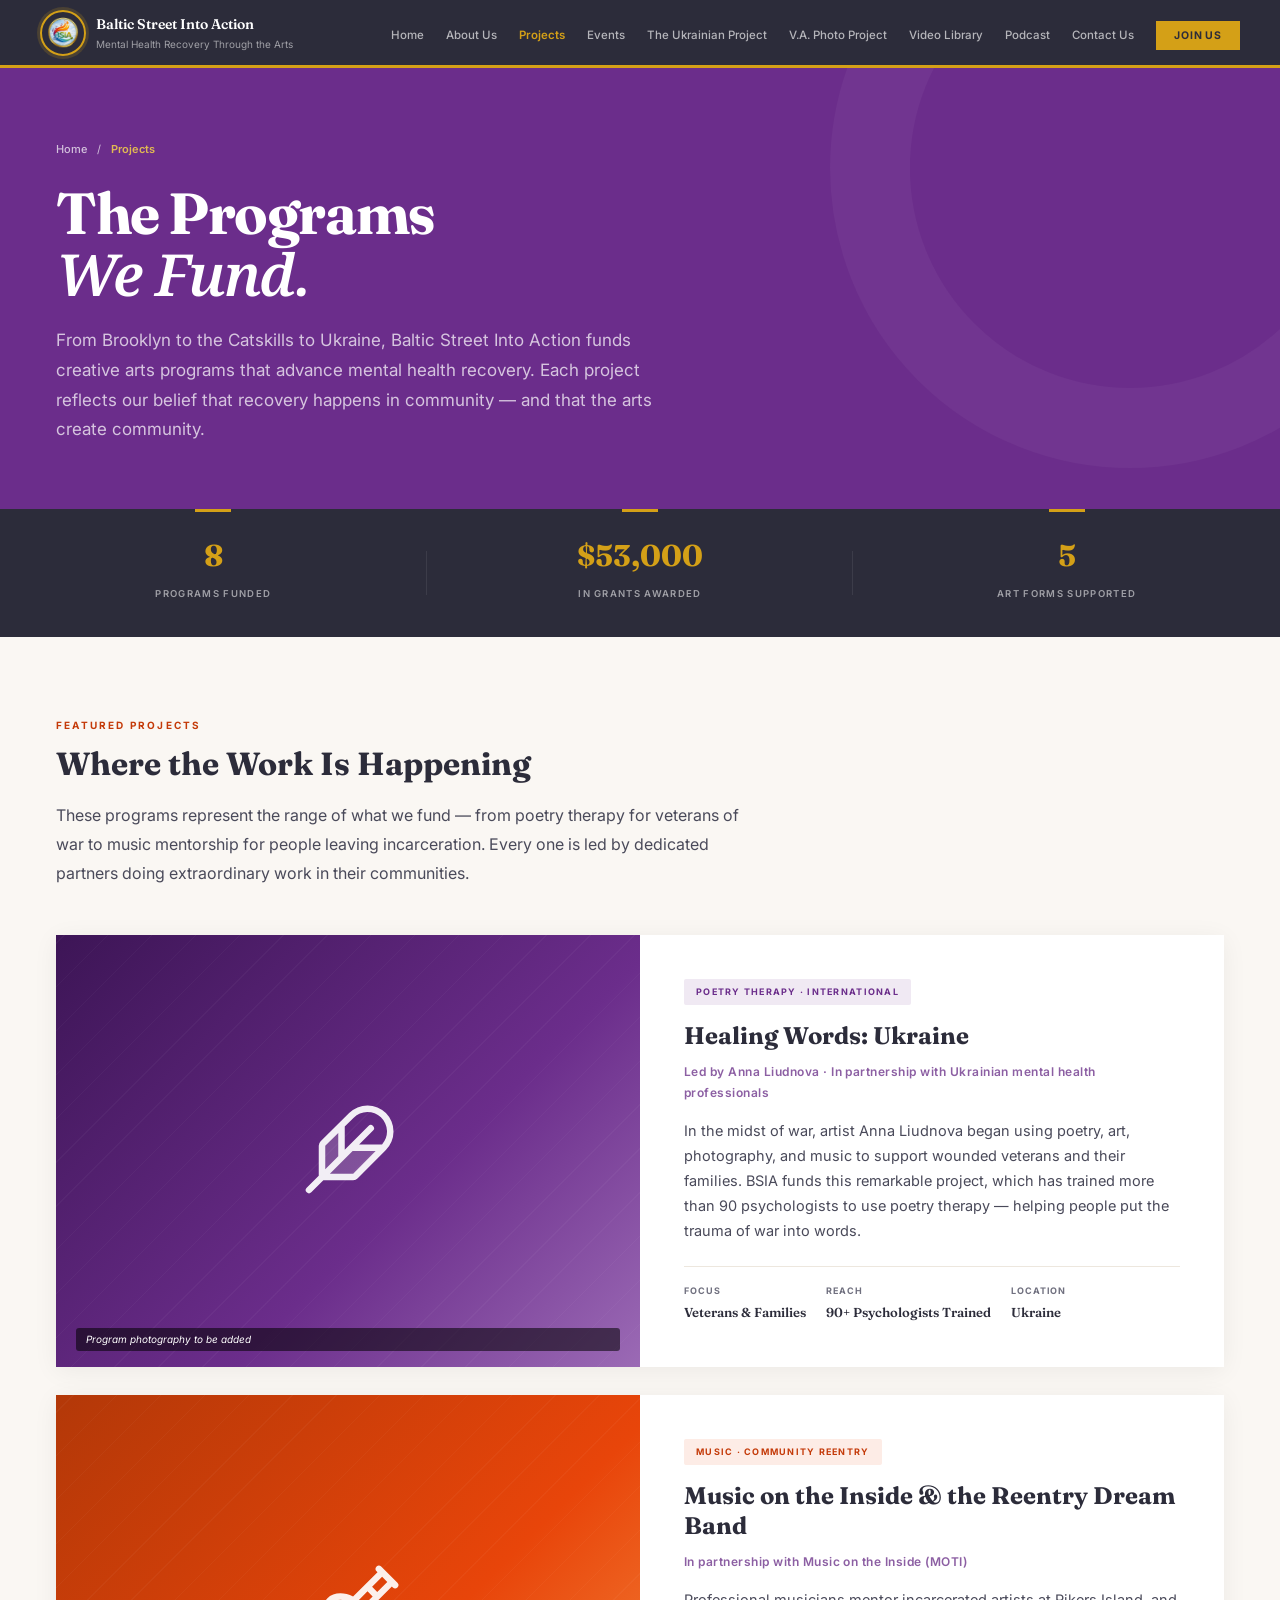
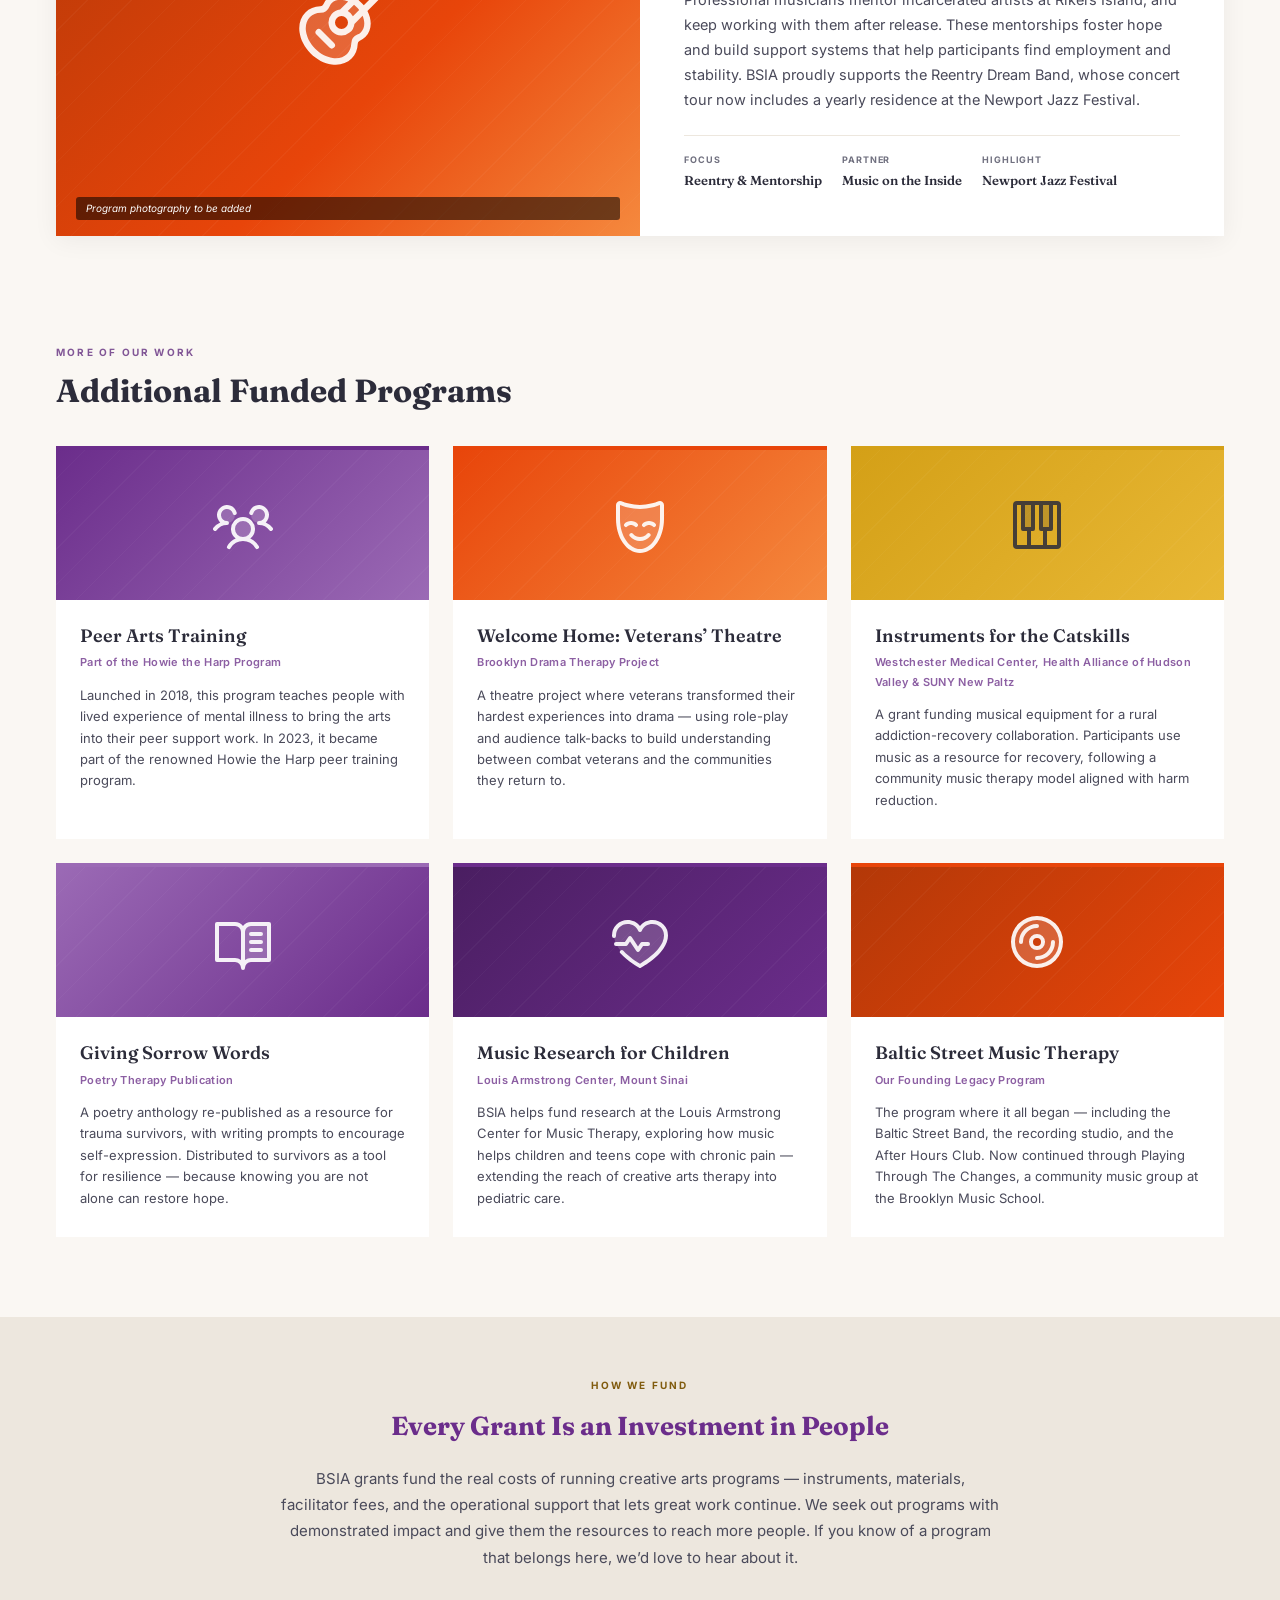
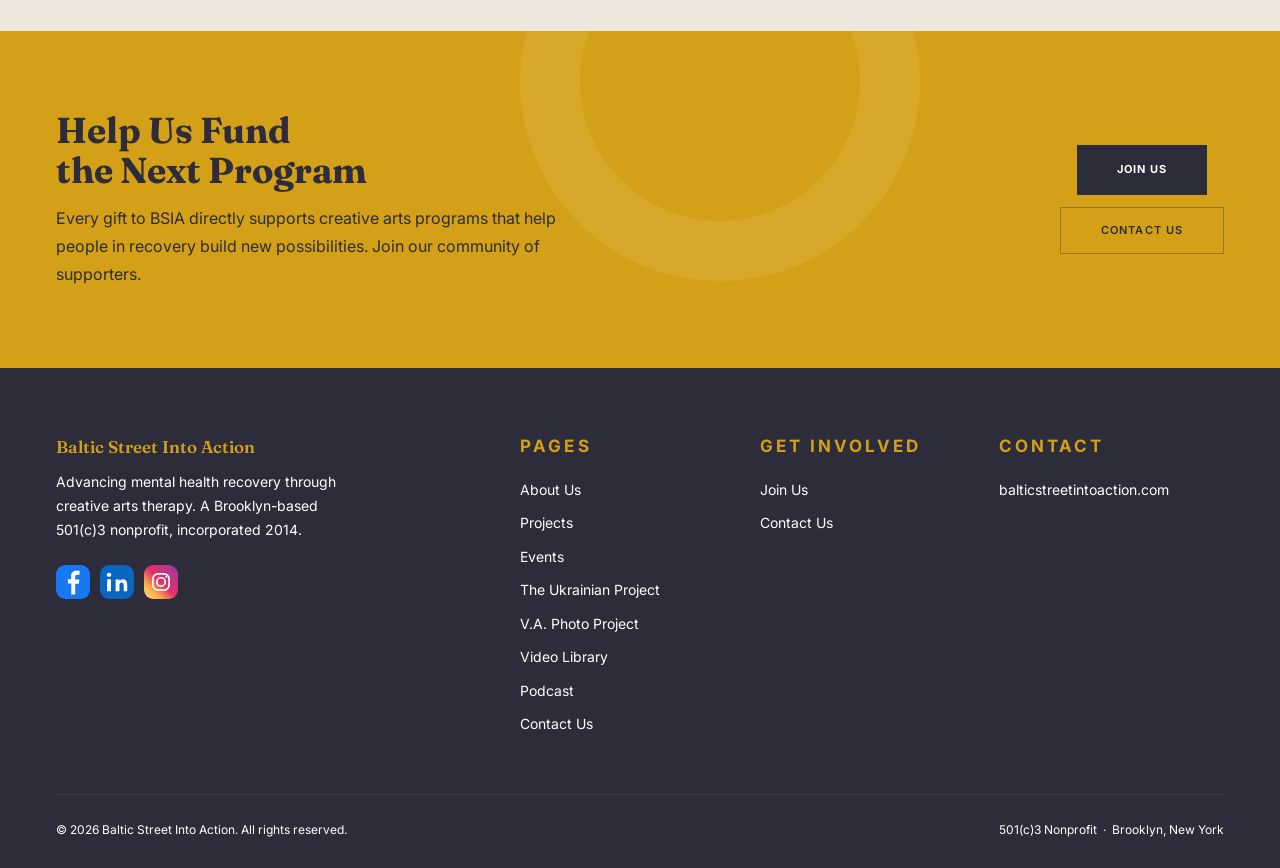
<file: projects.html>
<!DOCTYPE html>
<html lang="en">
<head>
<!-- Google tag (gtag.js) -->
<script async src="https://www.googletagmanager.com/gtag/js?id=G-BXH2LN9MCG"></script>
<script>
  window.dataLayer = window.dataLayer || [];
  function gtag(){dataLayer.push(arguments);}
  gtag('js', new Date());
  gtag('config', 'G-BXH2LN9MCG');
</script>
<meta charset="UTF-8">
<meta name="viewport" content="width=device-width, initial-scale=1.0">
<title>Projects — Baltic Street Into Action</title>
<meta name="description" content="From Brooklyn to the Catskills to Ukraine, see the creative arts therapy programs Baltic Street Into Action funds to advance mental health recovery.">
<link rel="canonical" href="https://balticstreetintoaction.com/projects.html">
<!-- Social sharing previews (Facebook, LinkedIn, iMessage, email, etc.) -->
<meta property="og:type" content="website">
<meta property="og:site_name" content="Baltic Street Into Action">
<meta property="og:title" content="Projects — Baltic Street Into Action">
<meta property="og:description" content="From Brooklyn to the Catskills to Ukraine, see the creative arts therapy programs Baltic Street Into Action funds to advance mental health recovery.">
<meta property="og:url" content="https://balticstreetintoaction.com/projects.html">
<meta property="og:image" content="https://balticstreetintoaction.com/og-bsia.jpg">
<meta property="og:image:width" content="1200">
<meta property="og:image:height" content="630">
<meta property="og:image:alt" content="Baltic Street Into Action logo: Mental Health Recovery Through the Arts">
<meta name="twitter:card" content="summary_large_image">
<link href="https://fonts.googleapis.com/css2?family=Fraunces:opsz,wght@9..144,300;9..144,400;9..144,600;9..144,700&family=Noto+Serif:ital,wght@1,600&family=Inter:wght@300;400;500;600;700&display=swap" rel="stylesheet">
<link rel="icon" type="image/png" sizes="32x32" href="favicon-32x32.png">
<link rel="icon" type="image/png" sizes="16x16" href="favicon-16x16.png">
<link rel="apple-touch-icon" sizes="180x180" href="apple-touch-icon.png">
<link rel="stylesheet" href="styles.css">
<style>

body { font-family:"Inter",sans-serif; background:var(--cream);
  color:var(--ink); font-size:16px; line-height:1.75; -webkit-font-smoothing:antialiased; }
a { text-decoration:none; }

/* NAV */
.nav {
  position:sticky; top:0; z-index:100; background:var(--ink);
  height:68px; display:flex; align-items:center; justify-content:space-between;
  padding:0 40px; border-bottom:3px solid var(--gold);
}
.nav-brand { display:flex; align-items:center; gap:10px; }
.nav-logo-img {
  width:46px; height:46px; border-radius:50%; object-fit:cover;
  border:2px solid var(--gold); box-shadow:0 0 0 3px rgba(212,160,23,0.18); flex-shrink:0;
}
.nav-wordmark-name { font-family:"Fraunces",serif; font-size:14px; font-weight:600; color:white; }
.nav-wordmark-sub { font-size:10px; color:rgba(255,255,255,0.55); }
.nav-links { display:flex; align-items:center; gap:22px; list-style:none; }
.nav-links a { font-size:11.5px; font-weight:500; color:rgba(255,255,255,0.65); }
.nav-links a.active { color:var(--gold); font-weight:600; }

/* PAGE HERO */
.page-hero {
  background:var(--violet); padding:72px 56px 64px; position:relative; overflow:hidden;
}
.page-hero::after {
  content:""; position:absolute; width:600px; height:600px; border-radius:50%;
  border:80px solid rgba(255,255,255,0.04); top:-200px; right:-150px; pointer-events:none;
}
.page-hero-inner { position:relative; z-index:1; max-width:760px; }
.breadcrumb { display:flex; align-items:center; gap:10px; margin-bottom:24px; }

.page-hero h1 {
  font-family:"Fraunces",serif; font-size:clamp(34px, 6vw, 58px); font-weight:700;
  line-height:1.05; letter-spacing:-0.025em; color:#fff; margin-bottom:20px;
}
.page-hero h1 em { font-family:"Noto Serif",serif; font-weight:600; font-style:italic; color:#fff; }
.page-hero-sub { font-size:17px; color:rgba(255,255,255,0.72); line-height:1.75; max-width:600px; }

/* QUICK FACTS */
.quick-facts { background:var(--ink); display:grid; grid-template-columns:repeat(3,1fr); }
.qf-cell { padding:32px 24px; text-align:center; position:relative; }

/* SECTION INTRO */
.section-intro { padding:80px 56px 32px; max-width:820px; }

.section-h2 { font-family:"Fraunces",serif; font-size:32px; font-weight:700;
  color:var(--ink); line-height:1.2; margin-bottom:18px; }

/* FEATURED PROJECTS */
.featured { padding:16px 56px 40px; }
.featured-card {
  display:grid; grid-template-columns:1fr 1fr; gap:0;
  background:var(--white); margin-bottom:28px; overflow:hidden;
  box-shadow:0 4px 24px rgba(0,0,0,0.06);
}
.featured-card.reverse { grid-template-columns:1fr 1fr; }
.featured-img {
  position:relative; min-height:340px; overflow:hidden;
}
.fi-1 { background:linear-gradient(135deg,#3D1556,#6B2D8B 60%,#9B6AB5); }
.fi-2 { background:linear-gradient(135deg,#B33808,#E8450A 60%,#F5893E); }
.featured-img-pattern {
  position:absolute; inset:0;
  background:repeating-linear-gradient(-45deg,transparent,transparent 30px,rgba(255,255,255,0.03) 30px,rgba(255,255,255,0.03) 31px);
}
.featured-img-label {
  position:absolute; bottom:16px; left:20px; right:20px;
  font-size:10px; font-style:italic; color:#fff; z-index:1;
  background:rgba(0,0,0,0.55); display:inline-block; padding:3px 10px; border-radius:3px;
}
.featured-img-icon {
  position:absolute; top:50%; left:50%; transform:translate(-50%,-50%);
  color:#fff; opacity:0.92; z-index:1; line-height:0;
}
.featured-img-icon svg { width:104px; height:104px; display:block; }
.featured-body { padding:44px 44px; display:flex; flex-direction:column; justify-content:center; }
.featured-tag {
  display:inline-block; align-self:flex-start;
  font-size:9px; font-weight:700; letter-spacing:0.14em; text-transform:uppercase;
  padding:5px 12px; border-radius:2px; margin-bottom:16px;
}
.tag-violet { background:rgba(107,45,139,0.1); color:var(--violet); }
.tag-crimson { background:rgba(232,69,10,0.1); color:#C43A09; }
.featured-body h3 {
  font-family:"Fraunces",serif; font-size:24px; font-weight:700;
  color:var(--ink); line-height:1.25; margin-bottom:10px;
}
.featured-partner {
  font-size:12px; font-weight:600; color:#8C5FA3;
  letter-spacing:0.04em; margin-bottom:16px;
}
.featured-body p { font-size:14.5px; color:var(--ink-light); line-height:1.72; margin-bottom:14px; }
.featured-meta {
  display:flex; gap:20px; margin-top:8px; padding-top:16px;
  border-top:1px solid var(--parch-dark);
}
.featured-meta-item { }
.fm-label { font-size:9px; font-weight:700; letter-spacing:0.1em; text-transform:uppercase; color:#70707F; margin-bottom:2px; }
.fm-value { font-size:13px; font-weight:600; color:var(--ink); font-family:"Fraunces",serif; }

/* PROJECT GRID */
.proj-grid-section { padding:40px 56px 80px; }
.proj-grid { display:grid; grid-template-columns:repeat(3,1fr); gap:24px; }
.proj-card {
  background:var(--white); overflow:hidden;
  transition:transform 0.2s, box-shadow 0.2s;
  border-top:4px solid var(--violet);
}
.proj-card:hover { transform:translateY(-4px); box-shadow:0 12px 40px rgba(0,0,0,0.1); }
.proj-card:nth-child(1) { border-top-color:var(--violet); }
.proj-card:nth-child(2) { border-top-color:var(--crimson); }
.proj-card:nth-child(3) { border-top-color:var(--gold); }
.proj-card:nth-child(4) { border-top-color:var(--soft-violet); }
.proj-card:nth-child(5) { border-top-color:var(--violet); }
.proj-card:nth-child(6) { border-top-color:var(--crimson); }
.proj-img {
  height:150px; position:relative; overflow:hidden;
  display:flex; align-items:center; justify-content:center;
}
.pi-1 { background:linear-gradient(135deg,#6B2D8B,#9B6AB5); }
.pi-2 { background:linear-gradient(135deg,#E8450A,#F5893E); }
.pi-3 { background:linear-gradient(135deg,#D4A017,#E8B835); }
.pi-4 { background:linear-gradient(135deg,#9B6AB5,#6B2D8B); }
.pi-5 { background:linear-gradient(135deg,#4A1E61,#6B2D8B); }
.pi-6 { background:linear-gradient(135deg,#B33808,#E8450A); }
.proj-img-icon { color:#fff; opacity:0.92; line-height:0; position:relative; z-index:1; }
.proj-img-icon svg { width:64px; height:64px; display:block; }
.pi-3 .proj-img-icon { color:var(--ink); opacity:0.85; }
.proj-img-pattern {
  position:absolute; inset:0;
  background:repeating-linear-gradient(-45deg,transparent,transparent 24px,rgba(255,255,255,0.03) 24px,rgba(255,255,255,0.03) 25px);
}
.proj-body { padding:24px 24px 28px; }
.proj-body h3 {
  font-family:"Fraunces",serif; font-size:18px; font-weight:600;
  color:var(--ink); line-height:1.3; margin-bottom:6px;
}
.proj-partner {
  font-size:11px; font-weight:600; color:#8C5FA3;
  letter-spacing:0.03em; margin-bottom:12px;
}
.proj-body p { font-size:13px; color:var(--ink-light); line-height:1.65; }

/* UKRAINIAN CALLOUT */
.ukr-callout {
  margin:0 56px 40px;
  background:linear-gradient(135deg,var(--violet-deep),var(--violet));
  padding:40px 44px; display:grid; grid-template-columns:1fr auto;
  gap:40px; align-items:center; position:relative; overflow:hidden;
}
.ukr-callout::before {
  content:""; position:absolute; width:300px; height:300px; border-radius:50%;
  border:50px solid rgba(212,160,23,0.06); top:-120px; right:120px;
}
.ukr-text { position:relative; z-index:1; }
.ukr-text h3 {
  font-family:"Fraunces",serif; font-size:24px; font-weight:700;
  color:white; margin-bottom:10px;
}
.ukr-text p { font-size:14px; color:rgba(255,255,255,0.65); line-height:1.7; max-width:560px; }
.ukr-btn {
  background:var(--gold); color:var(--ink); font-size:11px; font-weight:700;
  letter-spacing:0.08em; text-transform:uppercase; padding:14px 28px;
  white-space:nowrap; position:relative; z-index:1;
}

/* FUNDING NOTE */
.funding-note {
  background:var(--parch-dark); padding:60px 56px; text-align:center;
}
.funding-note .stag-gold { color:#805B0E; }
.funding-note-inner { max-width:720px; margin:0 auto; }
.funding-note h2 {
  font-family:"Fraunces",serif; font-size:26px; font-weight:700;
  color:var(--violet); margin-bottom:16px;
}
.funding-note p { font-size:15px; color:var(--ink-light); line-height:1.75; }

/* CTA */
.cta {
  background:var(--gold); padding:80px 56px;
  display:grid; grid-template-columns:1fr auto; gap:60px; align-items:center;
  position:relative; overflow:hidden;
}
.cta::before {
  content:""; position:absolute; width:400px; height:400px; border-radius:50%;
  border:60px solid rgba(255,255,255,0.08); top:-150px; right:360px;
}
.cta h2 { font-family:"Fraunces",serif; font-size:36px; font-weight:700; color:var(--ink); line-height:1.1; margin-bottom:14px; }
.cta p { font-size:16px; color:var(--ink); line-height:1.75; max-width:520px; }
.cta-btns { display:flex; flex-direction:column; gap:12px; align-items:center; }
.btn-ink { background:var(--ink); color:white; font-size:11px; font-weight:700;
  letter-spacing:0.1em; text-transform:uppercase; padding:15px 40px; white-space:nowrap; }
.btn-ol-ink { border:1.5px solid rgba(44,44,58,0.35); color:var(--ink); font-size:11px;
  font-weight:600; letter-spacing:0.1em; text-transform:uppercase; padding:13px 40px; white-space:nowrap; }

/* FOOTER */
footer { background:var(--ink); padding:64px 56px 28px; }
.footer-grid { display:grid; grid-template-columns:2.2fr 1fr 1fr 1.2fr; gap:52px;
  padding-bottom:48px; border-bottom:1px solid rgba(255,255,255,0.07); margin-bottom:24px; }
.footer-brand h3 { font-family:"Fraunces",serif; font-size:17px; font-weight:600; color:var(--gold); margin-bottom:8px; }
.footer-tagline { font-size:14px; color:#fff; line-height:1.7; margin-bottom:24px; max-width:280px; }

.footer-col h4 { font-size:17px; font-weight:700; color:var(--gold);
  letter-spacing:0.18em; text-transform:uppercase; margin-bottom:16px; }

.footer-col ul li { font-size:14px; color:#fff; margin-bottom:9px; }
.footer-col ul li a { color:#fff; text-decoration:none; }
.footer-col ul li a:hover { color:#fff; }
.footer-bottom { display:flex; justify-content:space-between; font-size:12px; color:#fff; }

@media (max-width:900px) {
  .nav { flex-direction:column; align-items:flex-start; height:auto; padding:14px 20px; gap:12px; }
  .nav-brand { width:100%; }
  .nav-links { width:100%; flex-wrap:wrap; gap:12px 18px; }
  section, .page-hero, footer { padding-left:24px; padding-right:24px; }
  .footer-grid { grid-template-columns:1fr; gap:32px; }
}
</style>
</head>
<body>

<nav class="nav">
  <div class="nav-brand">
    <img class="nav-logo-img" src="[data-uri]" alt="BSIA Logo">
    <div>
      <div class="nav-wordmark-name">Baltic Street Into Action</div>
      <div class="nav-wordmark-sub">Mental Health Recovery Through the Arts</div>
    </div>
  </div>
  <ul class="nav-links">
    <li><a href="/">Home</a></li>
    <li><a href="about-us.html">About Us</a></li>
    <li><a href="projects.html" class="active">Projects</a></li>
    <li><a href="events.html">Events</a></li>
    <li><a href="ukraine-project.html">The Ukrainian Project</a></li>
    <li><a href="photos.html">V.A. Photo Project</a></li>
    <li><a href="video.html">Video Library</a></li>
    <li><a href="podcasts.html">Podcast</a></li>

    <li><a href="donate.html">Contact Us</a></li>
    <li><a href="https://www.paypal.com/donate/?hosted_button_id=M57H6QKS82MAC" target="_blank" rel="noopener" class="nav-donate">Join Us</a></li>
  </ul>
</nav>

<section class="page-hero">
  <div class="page-hero-inner">
    <div class="breadcrumb">
      <span class="bc-home">Home</span><span class="bc-sep">/</span><span class="bc-cur">Projects</span>
    </div>
    <h1>The Programs<br><em>We Fund.</em></h1>
    <p class="page-hero-sub">From Brooklyn to the Catskills to Ukraine, Baltic Street Into Action funds creative arts programs that advance mental health recovery. Each project reflects our belief that recovery happens in community &mdash; and that the arts create community.</p>
  </div>
</section>

<div class="quick-facts">
  <div class="qf-cell"><span class="qf-num">8</span><span class="qf-lbl">Programs Funded</span></div>
  <div class="qf-cell"><span class="qf-num">$53,000</span><span class="qf-lbl">In Grants Awarded</span></div>
  <div class="qf-cell"><span class="qf-num">5</span><span class="qf-lbl">Art Forms Supported</span></div>
</div>

<div class="section-intro">
  <div class="stag stag-crimson">Featured Projects</div>
  <h2 class="section-h2">Where the Work Is Happening</h2>
  <p class="section-lead">These programs represent the range of what we fund &mdash; from poetry therapy for veterans of war to music mentorship for people leaving incarceration. Every one is led by dedicated partners doing extraordinary work in their communities.</p>
</div>

<!-- FEATURED CARDS -->
<section class="featured">

  <div class="featured-card">
    <div class="featured-img fi-1">
      <div class="featured-img-pattern"></div>
      <div class="featured-img-icon"><svg viewBox="0 0 256 256" xmlns="http://www.w3.org/2000/svg" aria-hidden="true" focusable="false"><g fill="currentColor"><path d="m215.8 119.6l-69.26 70.06a8 8 0 0 1-5.65 2.34H64.2v-76.69a8 8 0 0 1 2.34-5.65l45.66-45.14V144l24-24Z" opacity=".2"/><path d="M221.28 34.75a64 64 0 0 0-90.49 0L60.69 104A15.9 15.9 0 0 0 56 115.31v73.38l-29.66 29.65a8 8 0 0 0 11.32 11.32L67.32 200h73.38a15.92 15.92 0 0 0 11.3-4.68l69.23-70a64 64 0 0 0 .05-90.57m-79.21 11.31A48 48 0 0 1 211.79 112h-56.46l34.35-34.34a8 8 0 0 0-11.32-11.32L120 124.69V67.87ZM72 115.35l32-31.67v57l-32 32ZM140.7 184H83.32l56-56h56.74Z"/></g></svg></div>
      <div class="featured-img-label">Program photography to be added</div>
    </div>
    <div class="featured-body">
      <span class="featured-tag tag-violet">Poetry Therapy &middot; International</span>
      <h3>Healing Words: Ukraine</h3>
      <div class="featured-partner">Led by Anna Liudnova &middot; In partnership with Ukrainian mental health professionals</div>
      <p>In the midst of war, artist Anna Liudnova began using poetry, art, photography, and music to support wounded veterans and their families. BSIA funds this remarkable project, which has trained more than 90 psychologists to use poetry therapy &mdash; helping people put the trauma of war into words.</p>
      <div class="featured-meta">
        <div class="featured-meta-item"><div class="fm-label">Focus</div><div class="fm-value">Veterans &amp; Families</div></div>
        <div class="featured-meta-item"><div class="fm-label">Reach</div><div class="fm-value">90+ Psychologists Trained</div></div>
        <div class="featured-meta-item"><div class="fm-label">Location</div><div class="fm-value">Ukraine</div></div>
      </div>
    </div>
  </div>

  <div class="featured-card">
    <div class="featured-img fi-2">
      <div class="featured-img-pattern"></div>
      <div class="featured-img-icon"><svg viewBox="0 0 256 256" xmlns="http://www.w3.org/2000/svg" aria-hidden="true" focusable="false"><g fill="currentColor"><path d="M155.2 100.8c-23-23-55.57-27.63-72.8-10.4a34.2 34.2 0 0 0-7.61 11.66a16.23 16.23 0 0 1-14.72 10C48 112.44 37 116.61 28.8 124.8C7.6 146 13.33 186.12 41.6 214.4s68.39 34 89.6 12.8c8.19-8.2 12.36-19.2 12.8-31.27a16.23 16.23 0 0 1 10-14.72a34.2 34.2 0 0 0 11.66-7.61c17.17-17.23 12.51-49.82-10.46-72.8M112 168a24 24 0 1 1 24-24a24 24 0 0 1-24 24" opacity=".2"/><path d="m249.66 46.34l-40-40a8 8 0 0 0-11.31 11.32l2.34 2.34l-60.17 60.16c-22.79-11.86-48.31-10.87-63.77 4.58a42.3 42.3 0 0 0-9.39 14.37a8.24 8.24 0 0 1-7.55 4.89c-14.59.49-27.26 5.72-36.65 15.11C11.08 131.22 6 148.6 8.74 168.07C11.4 186.7 21.07 205.15 36 220s33.34 24.56 52 27.22a71 71 0 0 0 10.1.78c15.32 0 28.83-5.23 38.76-15.16c9.39-9.39 14.62-22.06 15.11-36.65a8.24 8.24 0 0 1 4.92-7.55a42.1 42.1 0 0 0 14.37-9.39c15.45-15.46 16.44-41 4.58-63.77L236 55.31l2.34 2.34a8 8 0 1 0 11.32-11.31M160 167.93a26.1 26.1 0 0 1-8.95 5.83a24.24 24.24 0 0 0-15 21.89c-.36 10.46-4 19.41-10.43 25.88c-8.44 8.43-21 11.95-35.36 9.89c-15.26-2.17-30.53-10.23-42.99-22.69S26.75 181 24.58 165.81c-2-14.37 1.46-26.92 9.89-35.36C40.94 124 49.89 120.37 60.35 120a24.22 24.22 0 0 0 21.89-15a26.1 26.1 0 0 1 5.83-9c5.49-5.49 13-8.13 21.38-8.13a49.4 49.4 0 0 1 19.13 4.19l-20.08 20.13a32 32 0 1 0 35.31 35.31l20.08-20.08c6.52 15.29 5.58 30.99-3.89 40.51m-10.4-61.48a73 73 0 0 1 5.93 6.75l-15.42 15.42a32.2 32.2 0 0 0-12.68-12.68l15.42-15.43a73 73 0 0 1 6.7 5.94ZM112 128a16 16 0 0 1 16 16a16 16 0 1 1-16-16m48.85-32.85a87 87 0 0 0-6.68-6L176 67.31L188.69 80l-21.83 21.82a87 87 0 0 0-6-6.68ZM200 68.68L187.32 56L212 31.31L224.69 44ZM93.66 194.33a8 8 0 0 1-11.31 11.32l-32-32a8 8 0 0 1 11.32-11.31Z"/></g></svg></div>
      <div class="featured-img-label">Program photography to be added</div>
    </div>
    <div class="featured-body">
      <span class="featured-tag tag-crimson">Music &middot; Community Reentry</span>
      <h3>Music on the Inside &amp; the Reentry Dream Band</h3>
      <div class="featured-partner">In partnership with Music on the Inside (MOTI)</div>
      <p>Professional musicians mentor incarcerated artists at Rikers Island, and keep working with them after release. These mentorships foster hope and build support systems that help participants find employment and stability. BSIA proudly supports the Reentry Dream Band, whose concert tour now includes a yearly residence at the Newport Jazz Festival.</p>
      <div class="featured-meta">
        <div class="featured-meta-item"><div class="fm-label">Focus</div><div class="fm-value">Reentry &amp; Mentorship</div></div>
        <div class="featured-meta-item"><div class="fm-label">Partner</div><div class="fm-value">Music on the Inside</div></div>
        <div class="featured-meta-item"><div class="fm-label">Highlight</div><div class="fm-value">Newport Jazz Festival</div></div>
      </div>
    </div>
  </div>

</section>

<!-- UKRAINIAN WARRIORS CALLOUT: hidden until its page is built (currently a dead "#" link; the photography/storytelling content depends on material from the VA, same as the Photography page). Re-enable once ukrainian-warriors.html (or equivalent) exists and swap the href below.
<div class="ukr-callout">
  <div class="ukr-text">
    <h3>Ukrainian Warriors: Stories of Recovery</h3>
    <p>Our newest initiative documents the journey of Ukrainian veterans through photography, storytelling, and artistic expression. This program has its own dedicated space where you can experience these powerful stories.</p>
  </div>
  <a href="#" class="ukr-btn">Visit the Page &rarr;</a>
</div>
-->

<!-- PROJECT GRID -->
<section class="proj-grid-section">
  <div class="stag stag-violet" style="margin-bottom:10px;">More of Our Work</div>
  <h2 class="section-h2" style="margin-bottom:36px;">Additional Funded Programs</h2>

  <div class="proj-grid">

    <div class="proj-card">
      <div class="proj-img pi-1"><div class="proj-img-pattern"></div><span class="proj-img-icon"><svg viewBox="0 0 256 256" xmlns="http://www.w3.org/2000/svg" aria-hidden="true" focusable="false"><g fill="currentColor"><path d="M168 144a40 40 0 1 1-40-40a40 40 0 0 1 40 40M64 56a32 32 0 1 0 32 32a32 32 0 0 0-32-32m128 0a32 32 0 1 0 32 32a32 32 0 0 0-32-32" opacity=".2"/><path d="M244.8 150.4a8 8 0 0 1-11.2-1.6A51.6 51.6 0 0 0 192 128a8 8 0 0 1 0-16a24 24 0 1 0-23.24-30a8 8 0 1 1-15.5-4A40 40 0 1 1 219 117.51a67.94 67.94 0 0 1 27.43 21.68a8 8 0 0 1-1.63 11.21M190.92 212a8 8 0 1 1-13.85 8a57 57 0 0 0-98.15 0a8 8 0 1 1-13.84-8a72.06 72.06 0 0 1 33.74-29.92a48 48 0 1 1 58.36 0A72.06 72.06 0 0 1 190.92 212M128 176a32 32 0 1 0-32-32a32 32 0 0 0 32 32m-56-56a8 8 0 0 0-8-8a24 24 0 1 1 23.24-30a8 8 0 1 0 15.5-4A40 40 0 1 0 37 117.51a67.94 67.94 0 0 0-27.4 21.68a8 8 0 1 0 12.8 9.61A51.6 51.6 0 0 1 64 128a8 8 0 0 0 8-8"/></g></svg></span></div>
      <div class="proj-body">
        <h3>Peer Arts Training</h3>
        <div class="proj-partner">Part of the Howie the Harp Program</div>
        <p>Launched in 2018, this program teaches people with lived experience of mental illness to bring the arts into their peer support work. In 2023, it became part of the renowned Howie the Harp peer training program.</p>
      </div>
    </div>

    <div class="proj-card">
      <div class="proj-img pi-2"><div class="proj-img-pattern"></div><span class="proj-img-icon"><svg viewBox="0 0 256 256" xmlns="http://www.w3.org/2000/svg" aria-hidden="true" focusable="false"><g fill="currentColor"><path d="M216 48v55.77C216 174.6 176.6 232 128 232s-88-57.4-88-128.21V48a8 8 0 0 1 10.89-7.47C66 46.41 95.11 55.71 128 55.71s62-9.3 77.11-15.16A8 8 0 0 1 216 48" opacity=".2"/><path d="M217 34.8a15.94 15.94 0 0 0-14.82-1.71c-14.03 5.46-42.36 14.62-74.18 14.62s-60.16-9.16-74.21-14.62A16 16 0 0 0 32 48v55.77c0 35.84 9.65 69.65 27.18 95.18c18.16 26.46 42.6 41 68.82 41s50.66-14.57 68.82-41c17.53-25.51 27.18-59.32 27.18-95.16V48a16 16 0 0 0-7-13.2m-9 69c0 32.64-8.66 63.23-24.37 86.13C168.54 211.9 148.79 224 128 224s-40.54-12.1-55.63-34.08C56.66 167 48 136.43 48 103.79V48c15.11 5.87 45.58 15.71 80 15.71s64.9-9.84 80-15.71v55.81Zm-18 18.87a8 8 0 1 1-12 10.66c-2.68-3-8.85-5.33-14-5.33s-11.36 2.34-14 5.33a8 8 0 1 1-12-10.67c5.71-6.38 16.14-10.66 26-10.66s20.25 4.28 26 10.66ZM92 128c-5.19 0-11.36 2.34-14 5.33a8 8 0 1 1-12-10.67C71.75 116.28 82.18 112 92 112s20.25 4.28 26 10.66a8 8 0 1 1-12 10.67c-2.64-2.99-8.81-5.33-14-5.33m76.45 45.19a52.9 52.9 0 0 1-80.9 0a8 8 0 1 1 12.17-10.39a36.89 36.89 0 0 0 56.56 0a8 8 0 0 1 12.17 10.39"/></g></svg></span></div>
      <div class="proj-body">
        <h3>Welcome Home: Veterans&rsquo; Theatre</h3>
        <div class="proj-partner">Brooklyn Drama Therapy Project</div>
        <p>A theatre project where veterans transformed their hardest experiences into drama &mdash; using role-play and audience talk-backs to build understanding between combat veterans and the communities they return to.</p>
      </div>
    </div>

    <div class="proj-card">
      <div class="proj-img pi-3"><div class="proj-img-pattern"></div><span class="proj-img-icon"><svg viewBox="0 0 256 256" xmlns="http://www.w3.org/2000/svg" aria-hidden="true" focusable="false"><g fill="currentColor"><path d="M184 40v104h-40V40ZM72 144h40V40H72Z" opacity=".2"/><path d="M208 32H48a16 16 0 0 0-16 16v160a16 16 0 0 0 16 16h160a16 16 0 0 0 16-16V48a16 16 0 0 0-16-16M80 48h24v88H80Zm32 104a8 8 0 0 0 8-8V48h16v96a8 8 0 0 0 8 8h8v56h-48v-56Zm40-16V48h24v88ZM48 48h16v96a8 8 0 0 0 8 8h16v56H48Zm160 160h-40v-56h16a8 8 0 0 0 8-8V48h16z"/></g></svg></span></div>
      <div class="proj-body">
        <h3>Instruments for the Catskills</h3>
        <div class="proj-partner">Westchester Medical Center, Health Alliance of Hudson Valley &amp; SUNY New Paltz</div>
        <p>A grant funding musical equipment for a rural addiction-recovery collaboration. Participants use music as a resource for recovery, following a community music therapy model aligned with harm reduction.</p>
      </div>
    </div>

    <div class="proj-card">
      <div class="proj-img pi-4"><div class="proj-img-pattern"></div><span class="proj-img-icon"><svg viewBox="0 0 256 256" xmlns="http://www.w3.org/2000/svg" aria-hidden="true" focusable="false"><g fill="currentColor"><path d="M232 56v144h-72a32 32 0 0 0-32 32V88a32 32 0 0 1 32-32Z" opacity=".2"/><path d="M232 48h-72a40 40 0 0 0-32 16a40 40 0 0 0-32-16H24a8 8 0 0 0-8 8v144a8 8 0 0 0 8 8h72a24 24 0 0 1 24 24a8 8 0 0 0 16 0a24 24 0 0 1 24-24h72a8 8 0 0 0 8-8V56a8 8 0 0 0-8-8M96 192H32V64h64a24 24 0 0 1 24 24v112a39.8 39.8 0 0 0-24-8m128 0h-64a39.8 39.8 0 0 0-24 8V88a24 24 0 0 1 24-24h64ZM160 88h40a8 8 0 0 1 0 16h-40a8 8 0 0 1 0-16m48 40a8 8 0 0 1-8 8h-40a8 8 0 0 1 0-16h40a8 8 0 0 1 8 8m0 32a8 8 0 0 1-8 8h-40a8 8 0 0 1 0-16h40a8 8 0 0 1 8 8"/></g></svg></span></div>
      <div class="proj-body">
        <h3>Giving Sorrow Words</h3>
        <div class="proj-partner">Poetry Therapy Publication</div>
        <p>A poetry anthology re-published as a resource for trauma survivors, with writing prompts to encourage self-expression. Distributed to survivors as a tool for resilience &mdash; because knowing you are not alone can restore hope.</p>
      </div>
    </div>

    <div class="proj-card">
      <div class="proj-img pi-5"><div class="proj-img-pattern"></div><span class="proj-img-icon"><svg viewBox="0 0 256 256" xmlns="http://www.w3.org/2000/svg" aria-hidden="true" focusable="false"><g fill="currentColor"><path d="M232 102c0 66-104 122-104 122S24 168 24 102a54 54 0 0 1 54-54c22.59 0 41.94 12.31 50 32c8.06-19.69 27.41-32 50-32a54 54 0 0 1 54 54" opacity=".2"/><path d="M72 144H32a8 8 0 0 1 0-16h35.72l13.62-20.44a8 8 0 0 1 13.32 0l25.34 38l9.34-14A8 8 0 0 1 136 128h24a8 8 0 0 1 0 16h-19.72l-13.62 20.44a8 8 0 0 1-13.32 0L88 126.42l-9.34 14A8 8 0 0 1 72 144M178 40c-20.65 0-38.73 8.88-50 23.89C116.73 48.88 98.65 40 78 40a62.07 62.07 0 0 0-62 62v2.25a8 8 0 1 0 16-.5V102a46.06 46.06 0 0 1 46-46c19.45 0 35.78 10.36 42.6 27a8 8 0 0 0 14.8 0c6.82-16.67 23.15-27 42.6-27a46.06 46.06 0 0 1 46 46c0 53.61-77.76 102.15-96 112.8c-10.83-6.31-42.63-26-66.68-52.21a8 8 0 1 0-11.8 10.82c31.17 34 72.93 56.68 74.69 57.63a8 8 0 0 0 7.58 0C136.21 228.66 240 172 240 102a62.07 62.07 0 0 0-62-62"/></g></svg></span></div>
      <div class="proj-body">
        <h3>Music Research for Children</h3>
        <div class="proj-partner">Louis Armstrong Center, Mount Sinai</div>
        <p>BSIA helps fund research at the Louis Armstrong Center for Music Therapy, exploring how music helps children and teens cope with chronic pain &mdash; extending the reach of creative arts therapy into pediatric care.</p>
      </div>
    </div>

    <div class="proj-card">
      <div class="proj-img pi-6"><div class="proj-img-pattern"></div><span class="proj-img-icon"><svg viewBox="0 0 256 256" xmlns="http://www.w3.org/2000/svg" aria-hidden="true" focusable="false"><g fill="currentColor"><path d="M128 32a96 96 0 1 0 96 96a96 96 0 0 0-96-96m0 120a24 24 0 1 1 24-24a24 24 0 0 1-24 24" opacity=".2"/><path d="M128 24a104 104 0 1 0 104 104A104.11 104.11 0 0 0 128 24m0 192a88 88 0 1 1 88-88a88.1 88.1 0 0 1-88 88m0-144a56.06 56.06 0 0 0-56 56a8 8 0 0 1-16 0a72.08 72.08 0 0 1 72-72a8 8 0 0 1 0 16m72 56a72.08 72.08 0 0 1-72 72a8 8 0 0 1 0-16a56.06 56.06 0 0 0 56-56a8 8 0 0 1 16 0m-40 0a32 32 0 1 0-32 32a32 32 0 0 0 32-32m-48 0a16 16 0 1 1 16 16a16 16 0 0 1-16-16"/></g></svg></span></div>
      <div class="proj-body">
        <h3>Baltic Street Music Therapy</h3>
        <div class="proj-partner">Our Founding Legacy Program</div>
        <p>The program where it all began &mdash; including the Baltic Street Band, the recording studio, and the After Hours Club. Now continued through Playing Through The Changes, a community music group at the Brooklyn Music School.</p>
      </div>
    </div>

  </div>
</section>

<!-- FUNDING NOTE -->
<div class="funding-note">
  <div class="funding-note-inner">
    <div class="stag stag-gold" style="text-align:center;">How We Fund</div>
    <h2>Every Grant Is an Investment in People</h2>
    <p>BSIA grants fund the real costs of running creative arts programs &mdash; instruments, materials, facilitator fees, and the operational support that lets great work continue. We seek out programs with demonstrated impact and give them the resources to reach more people. If you know of a program that belongs here, we&rsquo;d love to hear about it.</p>
  </div>
</div>

<!-- CTA -->
<section class="cta">
  <div>
    <h2>Help Us Fund<br>the Next Program</h2>
    <p>Every gift to BSIA directly supports creative arts programs that help people in recovery build new possibilities. Join our community of supporters.</p>
  </div>
  <div class="cta-btns">
    <a href="https://www.paypal.com/donate/?hosted_button_id=M57H6QKS82MAC" target="_blank" rel="noopener" class="btn-ink">Join Us</a>
    <a href="donate.html" class="btn-ol-ink">Contact Us</a>
  </div>
</section>

<footer>
  <div class="footer-grid">
    <div class="footer-brand">
      <h3>Baltic Street Into Action</h3>
      <p class="footer-tagline">Advancing mental health recovery through creative arts therapy. A Brooklyn-based 501(c)3 nonprofit, incorporated 2014.</p>
      <div class="footer-socials">
        <a href="https://www.facebook.com/profile.php?id=61588316076683" class="footer-soc" aria-label="Facebook" target="_blank" rel="noopener"><svg viewBox="0 0 40 40" width="34" height="34" aria-hidden="true" focusable="false"><rect width="40" height="40" rx="9" fill="#1877F2"/><path fill="#fff" d="M22.6 35V22.1h4.3l.6-5h-4.9v-3.2c0-1.4.4-2.4 2.5-2.4h2.6V7.1c-.5-.1-2-.2-3.7-.2-3.7 0-6.2 2.2-6.2 6.4v3.6H14v5h4v12.9h4.6z"/></svg></a>
        <a href="https://www.linkedin.com/company/baltic-street-into-action" class="footer-soc" aria-label="LinkedIn" target="_blank" rel="noopener"><svg viewBox="0 0 40 40" width="34" height="34" aria-hidden="true" focusable="false"><rect width="40" height="40" rx="9" fill="#0A66C2"/><path fill="#fff" d="M12.9 16.9H8.4V31h4.5V16.9zM10.6 9c-1.5 0-2.6 1.1-2.6 2.5 0 1.4 1 2.5 2.5 2.5h.1c1.6 0 2.6-1.1 2.6-2.5C13.2 10.1 12.2 9 10.6 9zM32 22.9c0-4.1-2.2-6-5.1-6-2.4 0-3.4 1.3-4 2.2v-1.9h-4.5c.1 1.2 0 13.8 0 13.8h4.5v-7.7c0-.4 0-.8.2-1.1.3-.8 1.1-1.7 2.4-1.7 1.7 0 2.4 1.3 2.4 3.2V31H32v-8.1z"/></svg></a>
        <a href="https://www.instagram.com/balticstreetintoaction/" class="footer-soc" aria-label="Instagram" target="_blank" rel="noopener"><svg viewBox="0 0 40 40" width="34" height="34" aria-hidden="true" focusable="false"><defs><linearGradient id="igGrad" x1="0%" y1="100%" x2="100%" y2="0%"><stop offset="0%" stop-color="#FFDC80"/><stop offset="25%" stop-color="#FCAF45"/><stop offset="50%" stop-color="#E1306C"/><stop offset="75%" stop-color="#C13584"/><stop offset="100%" stop-color="#833AB4"/></linearGradient></defs><rect width="40" height="40" rx="9" fill="url(#igGrad)"/><rect x="10.5" y="10.5" width="19" height="19" rx="6" fill="none" stroke="#fff" stroke-width="2"/><circle cx="20" cy="20" r="5" fill="none" stroke="#fff" stroke-width="2"/><circle cx="26.2" cy="13.8" r="1.3" fill="#fff"/></svg></a>
      </div>
    </div>
    <div class="footer-col">
      <h4>Pages</h4>
      <ul><li><a href="about-us.html">About Us</a></li><li><a href="projects.html">Projects</a></li><li><a href="events.html">Events</a></li><li><a href="ukraine-project.html">The Ukrainian Project</a></li><li><a href="photos.html">V.A. Photo Project</a></li><li><a href="video.html">Video Library</a></li><li><a href="podcasts.html">Podcast</a></li><li><a href="donate.html">Contact Us</a></li></ul>
    </div>
    <div class="footer-col">
      <h4>Get Involved</h4>
      <ul><li><a href="https://www.paypal.com/donate/?hosted_button_id=M57H6QKS82MAC" target="_blank" rel="noopener">Join Us</a></li><li><a href="donate.html">Contact Us</a></li></ul>
    </div>
    <div class="footer-col">
      <h4>Contact</h4>
      <ul><li><a href="https://balticstreetintoaction.com/" target="_blank" rel="noopener">balticstreetintoaction.com</a></li></ul>
    </div>
  </div>
  <div class="footer-bottom">
    <span>&copy; 2026 Baltic Street Into Action. All rights reserved.</span>
    <span>501(c)3 Nonprofit &nbsp;&middot;&nbsp; Brooklyn, New York</span>
  </div>
</footer>

</body>
</html>
</file>
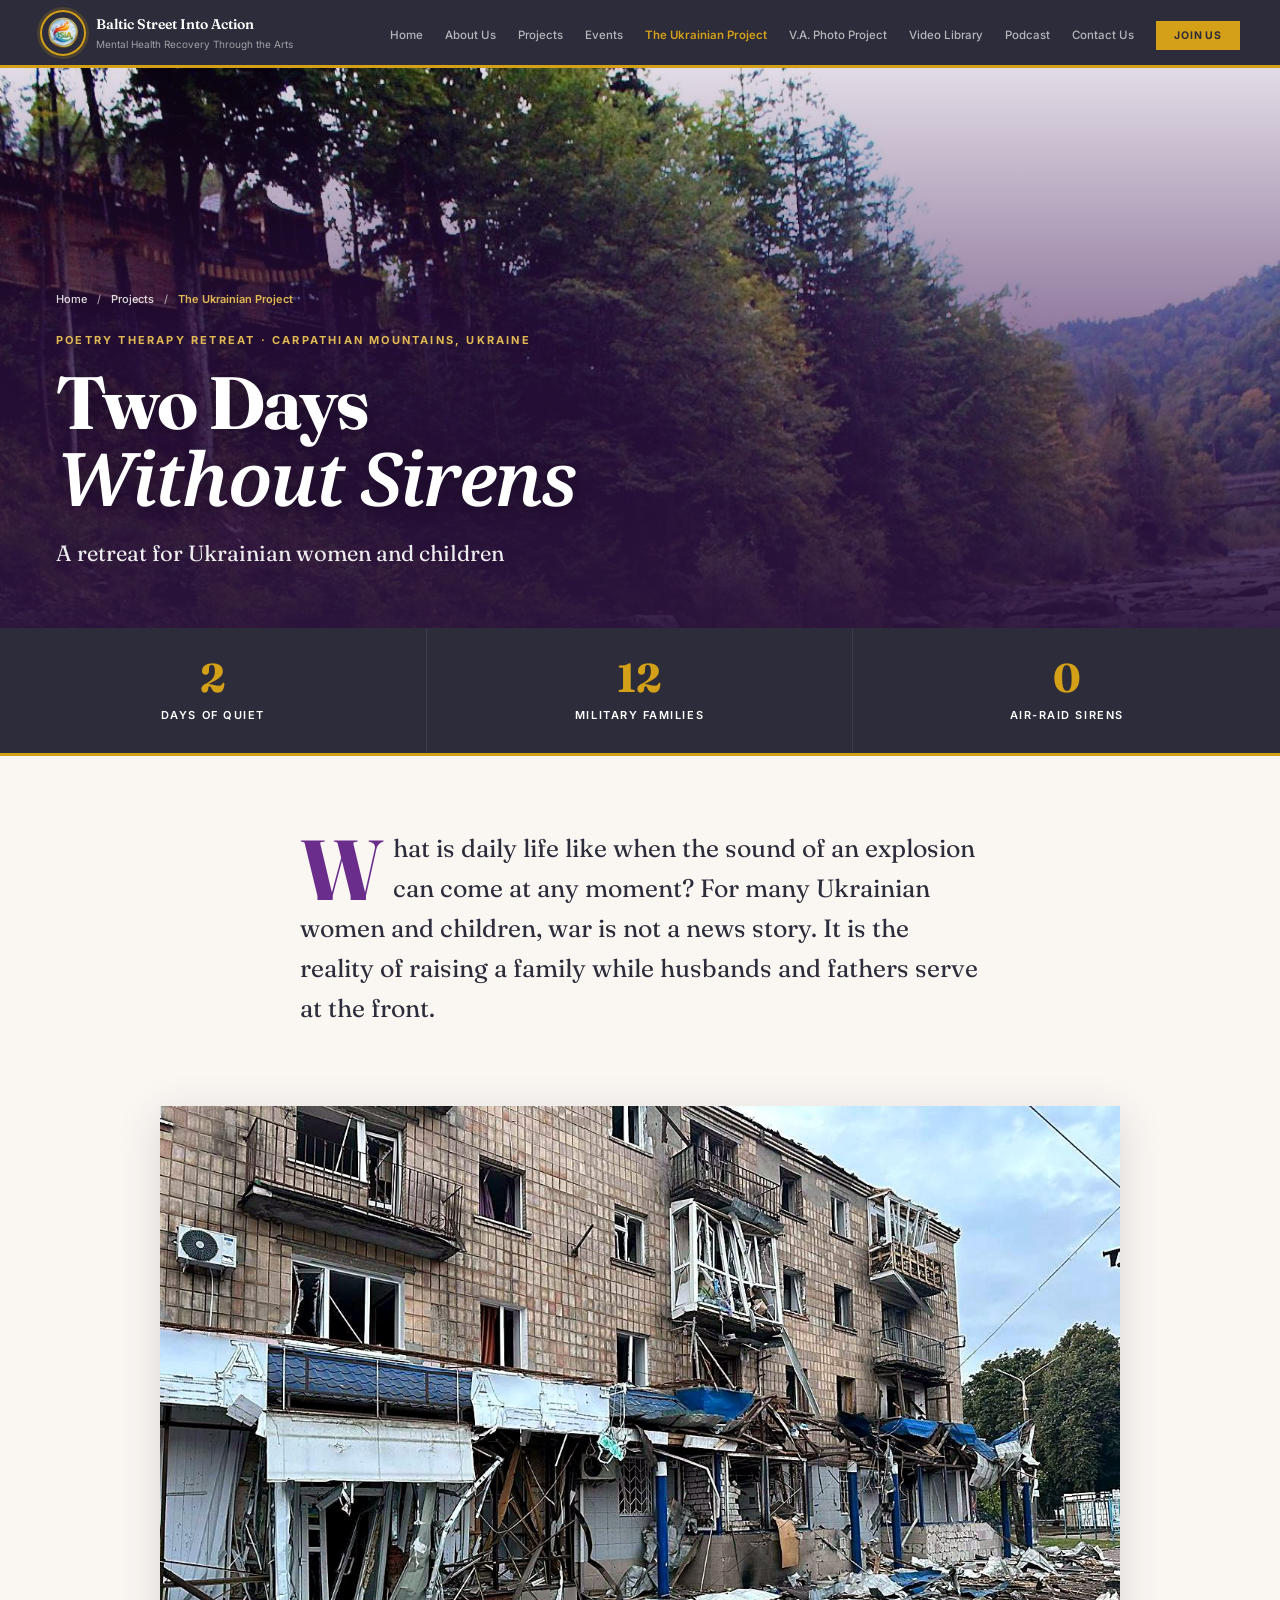
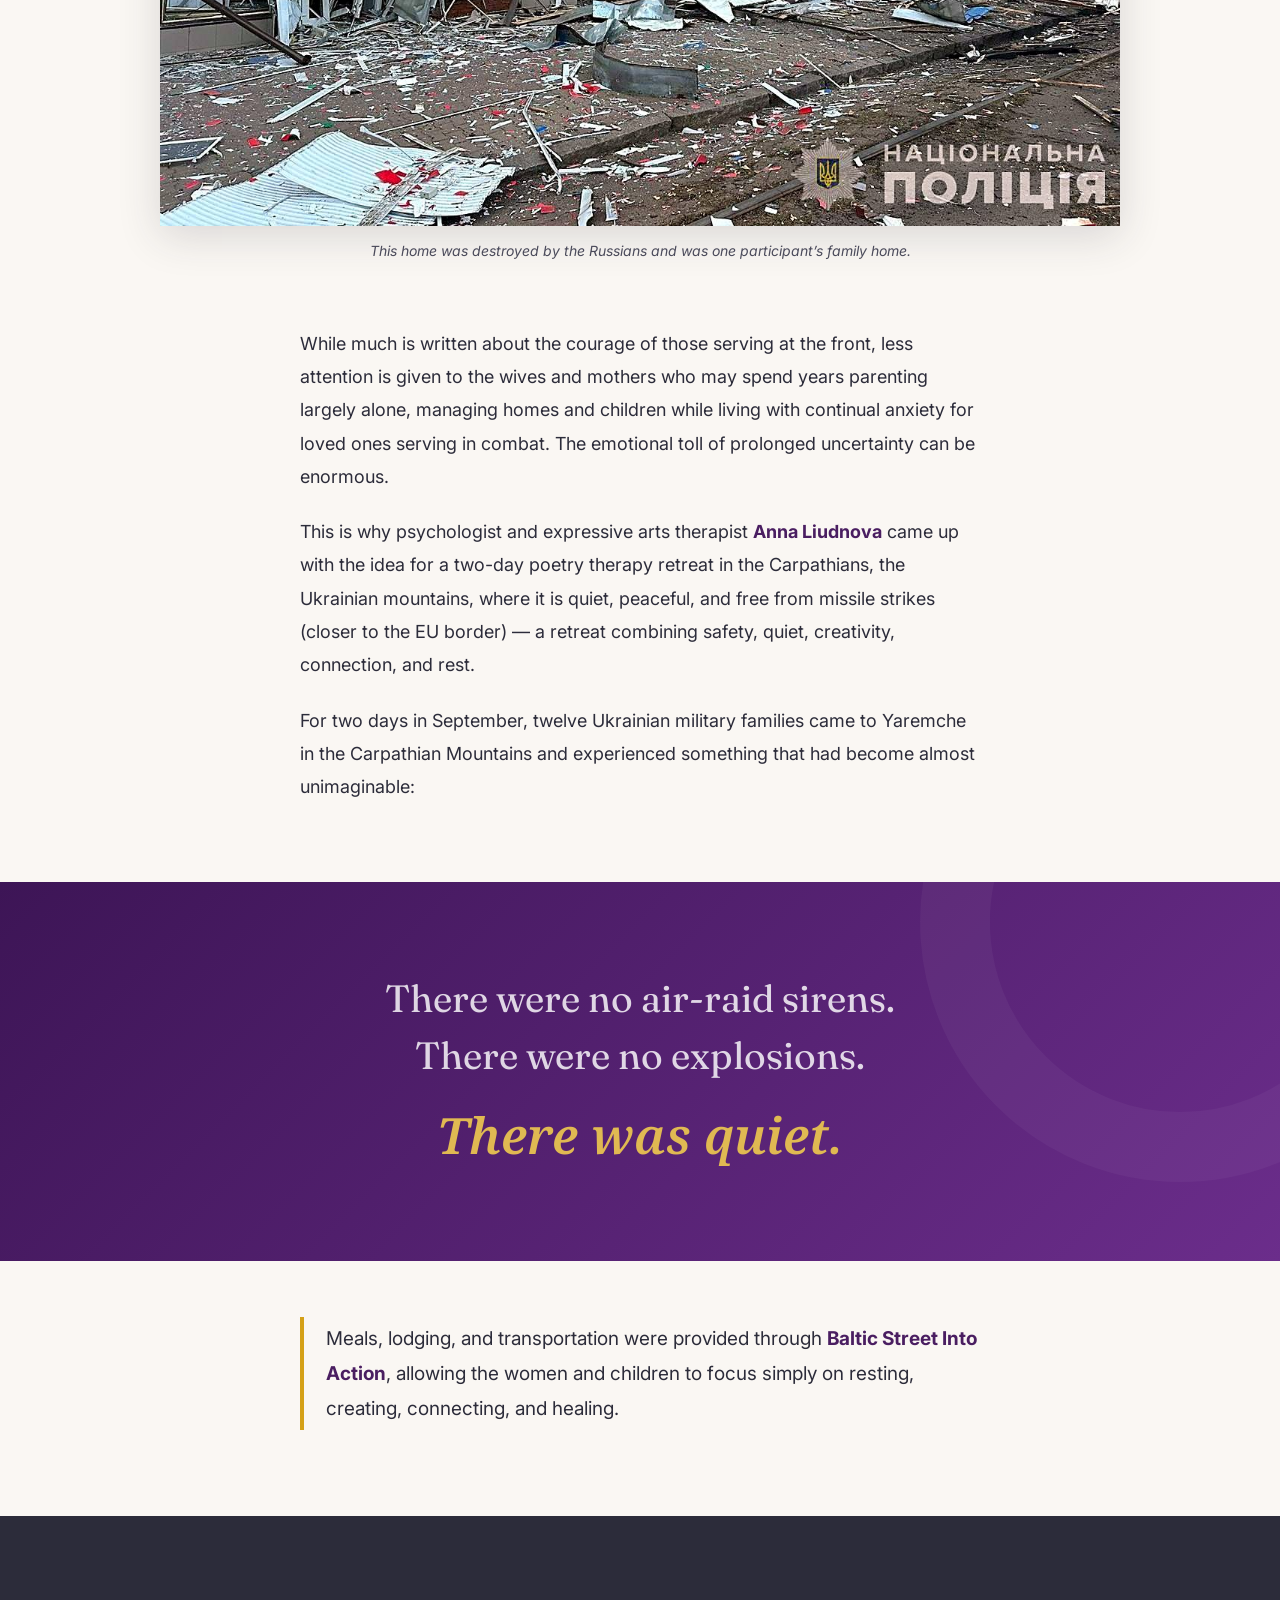
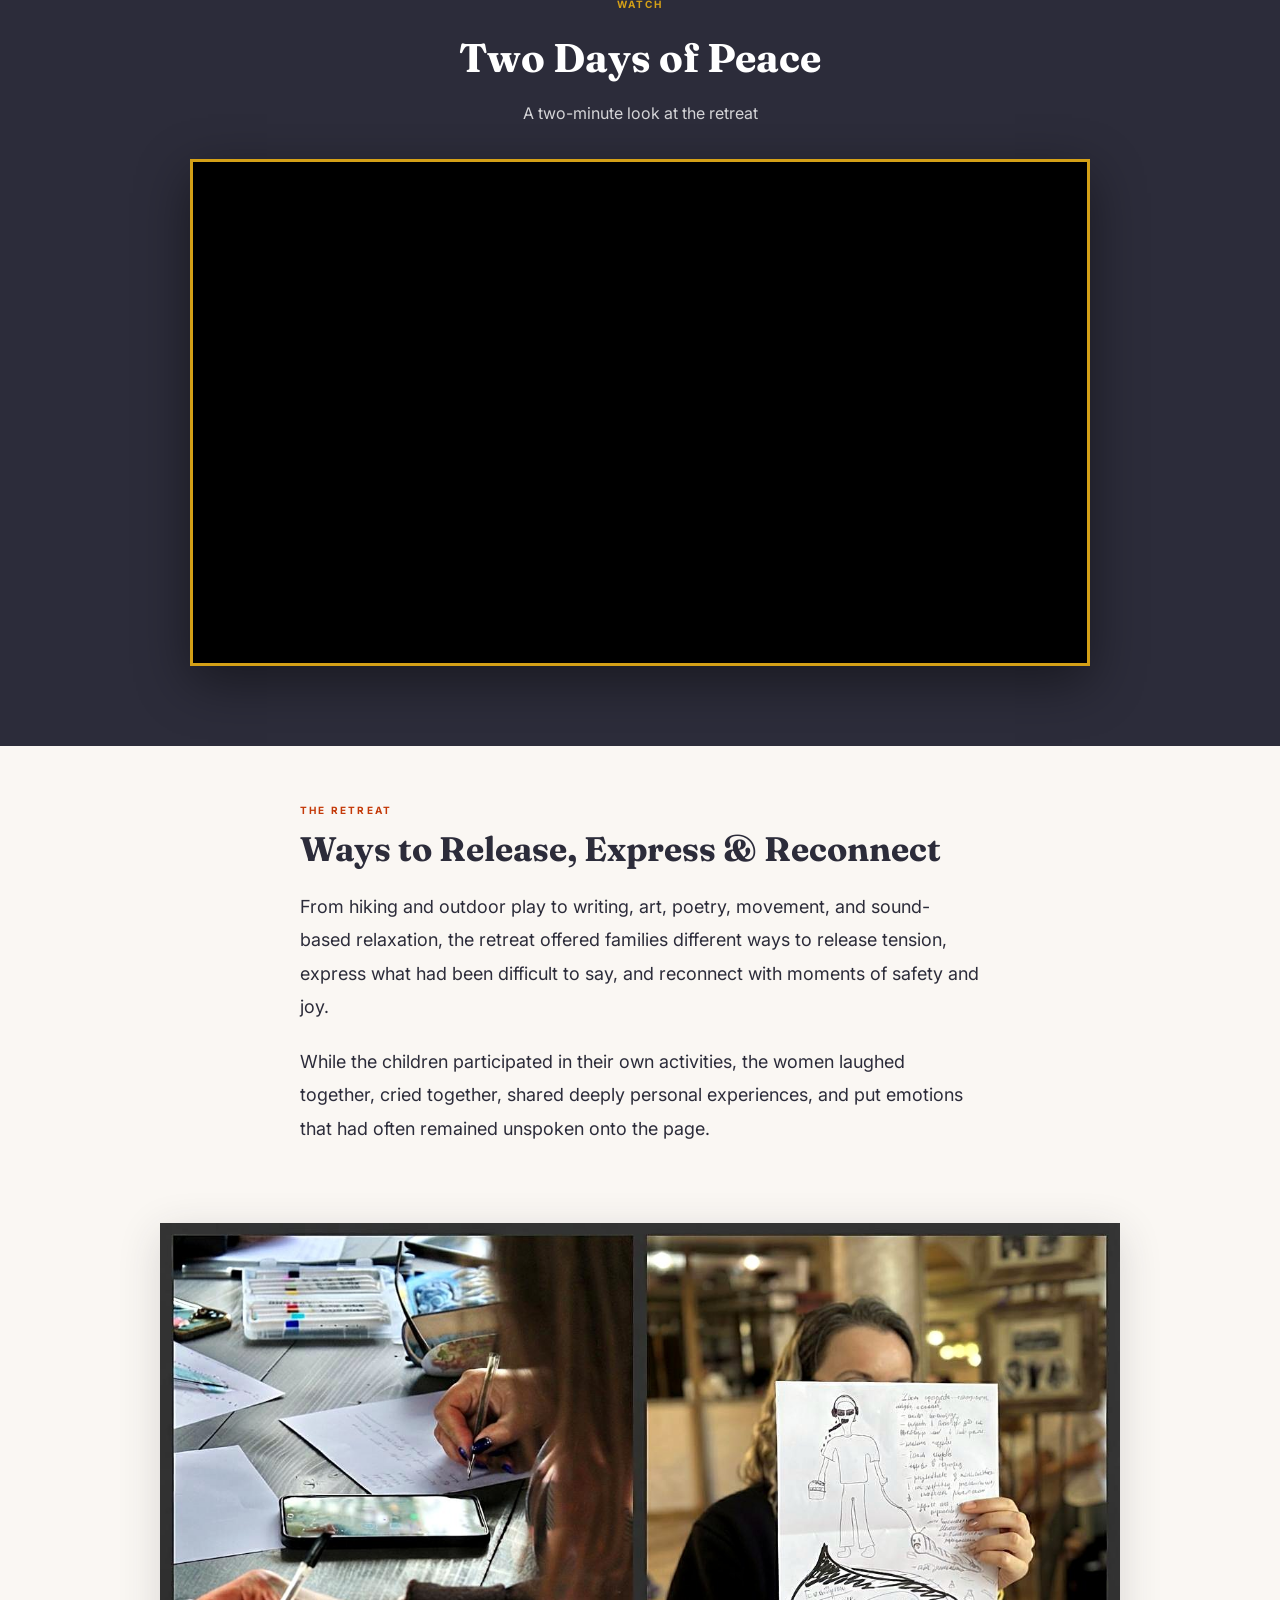
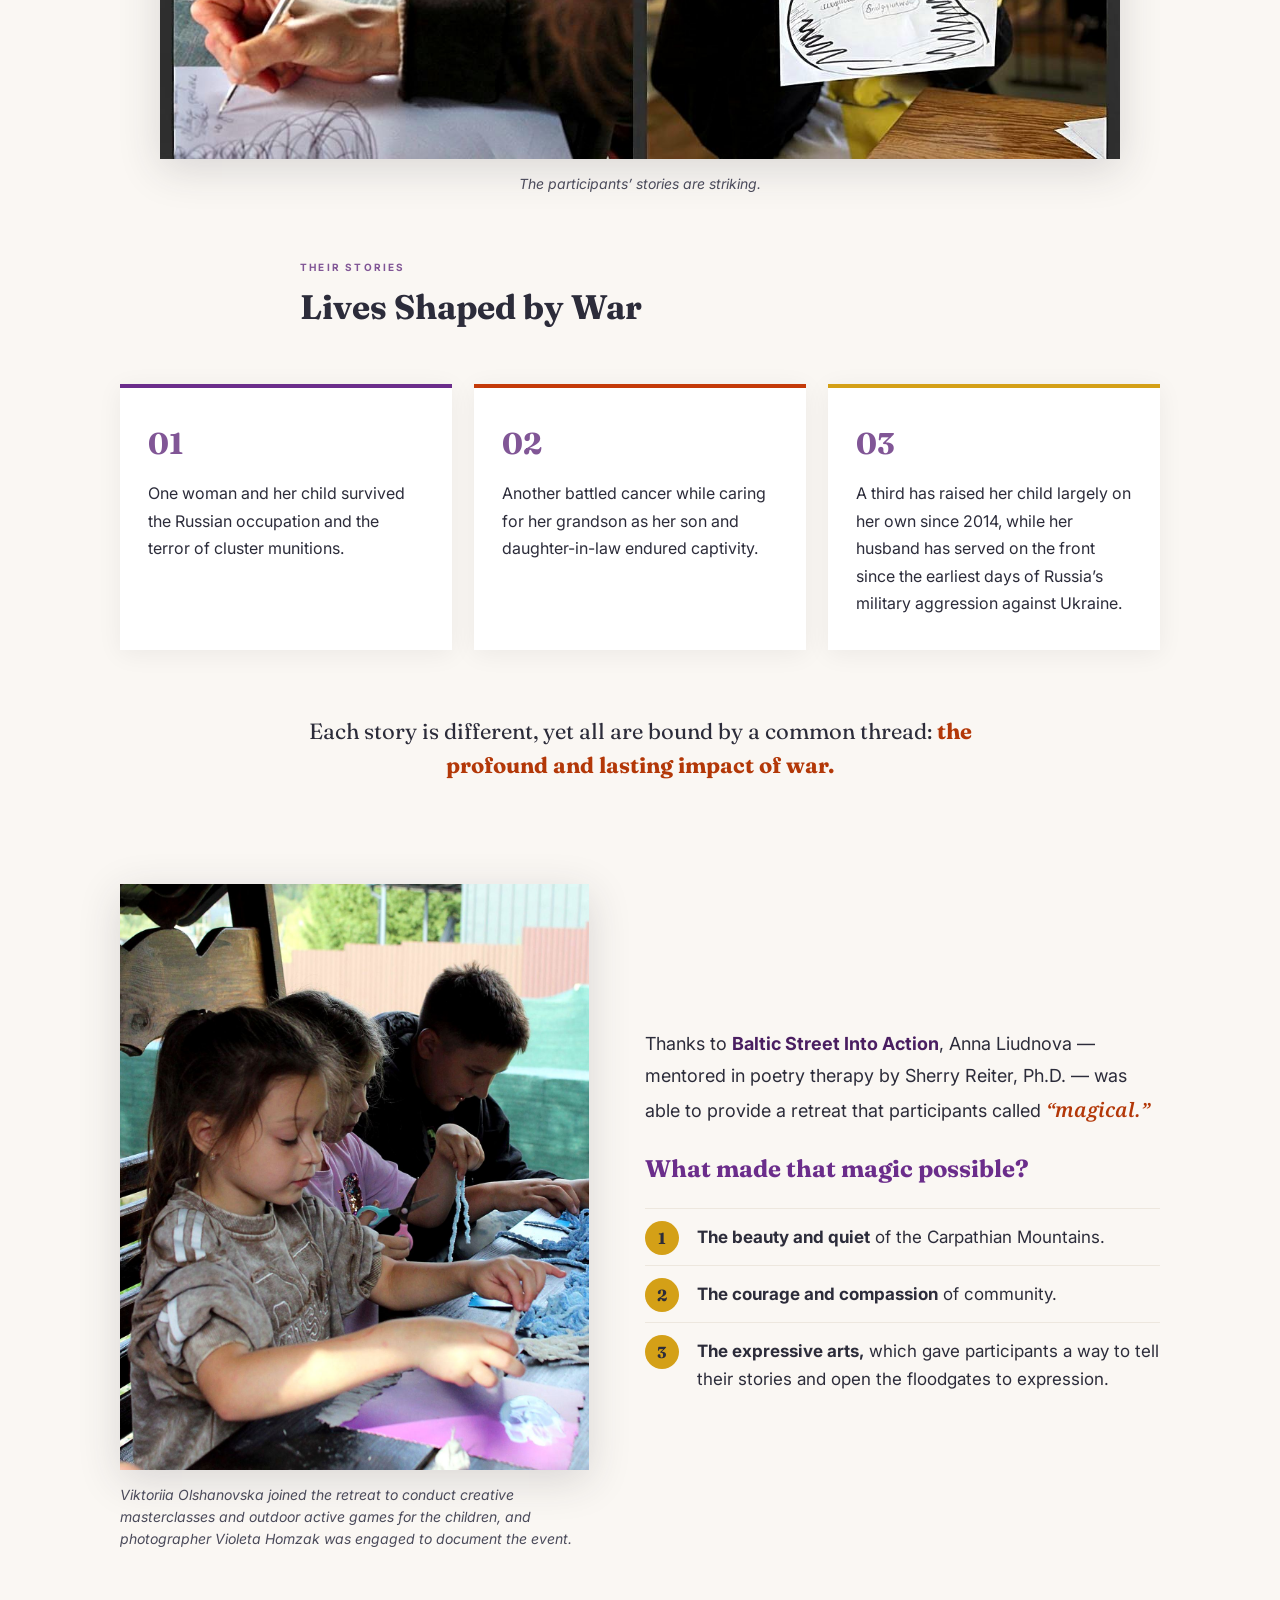
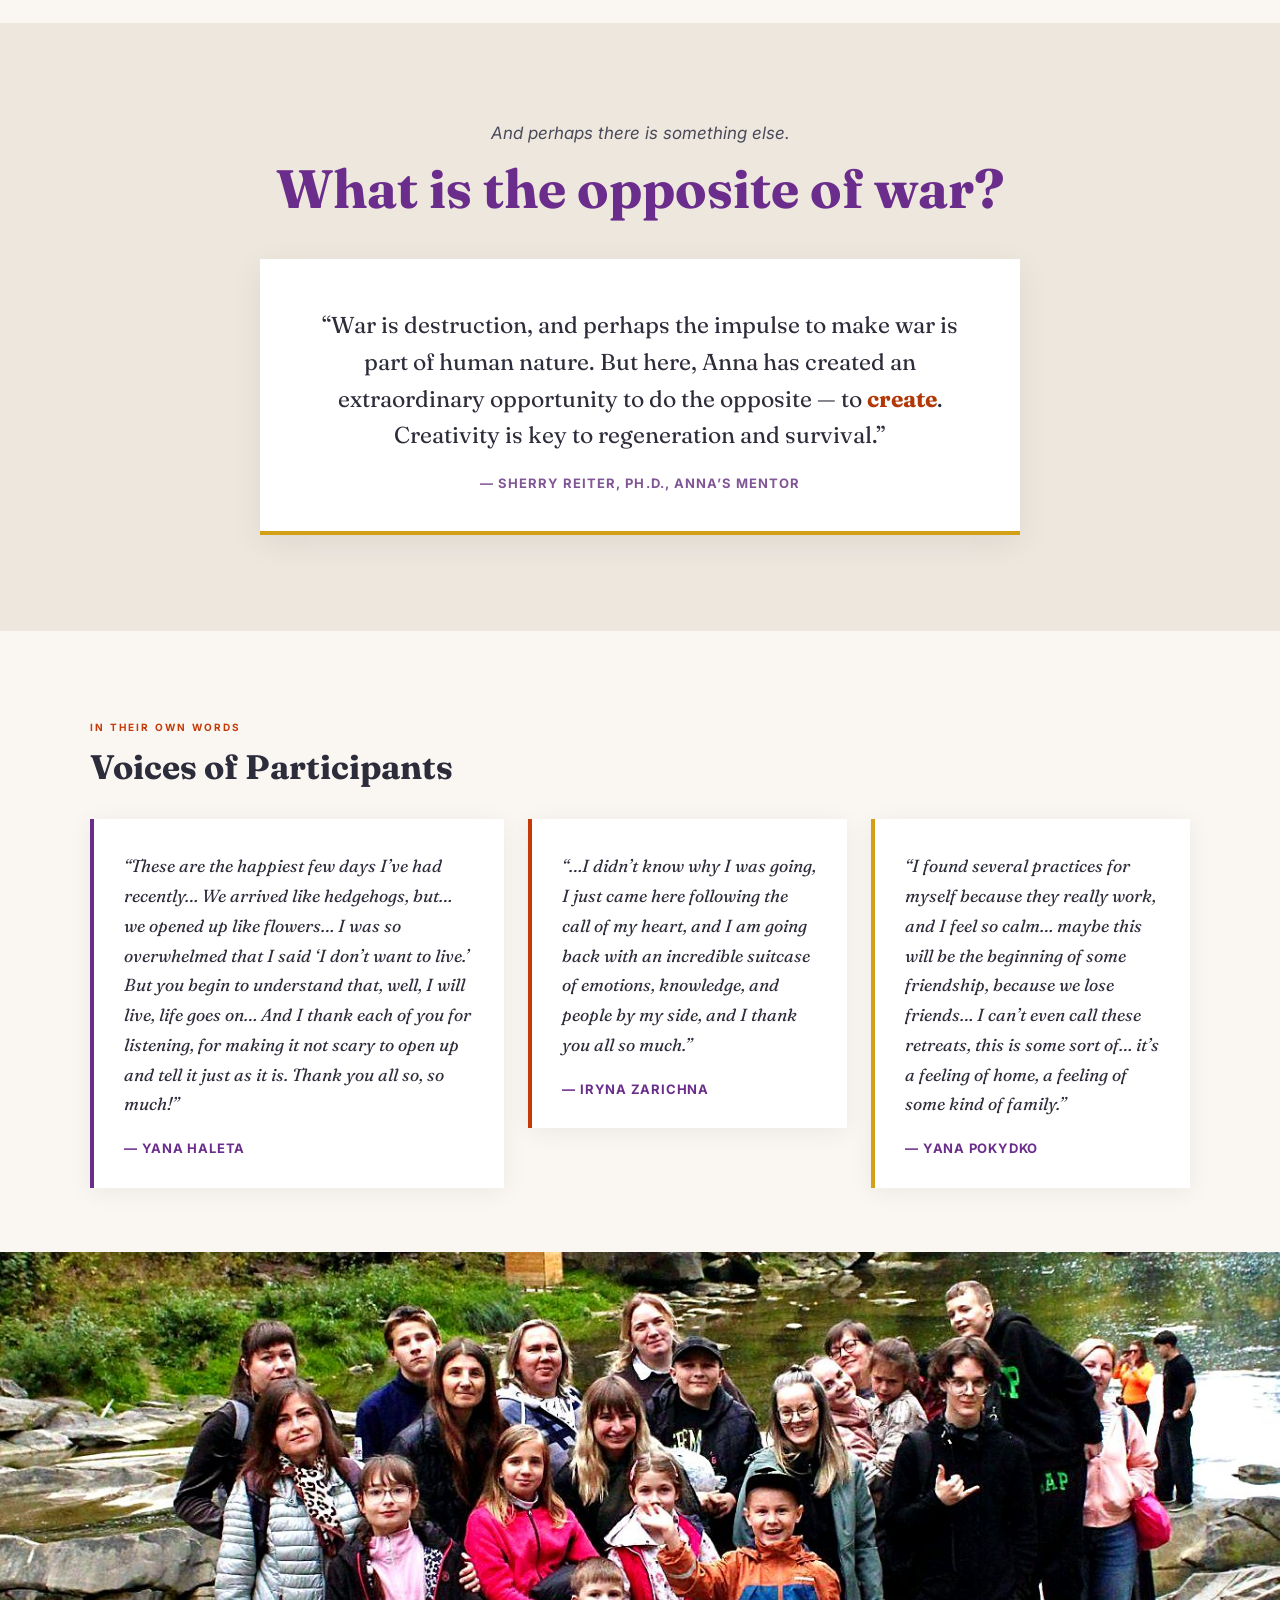
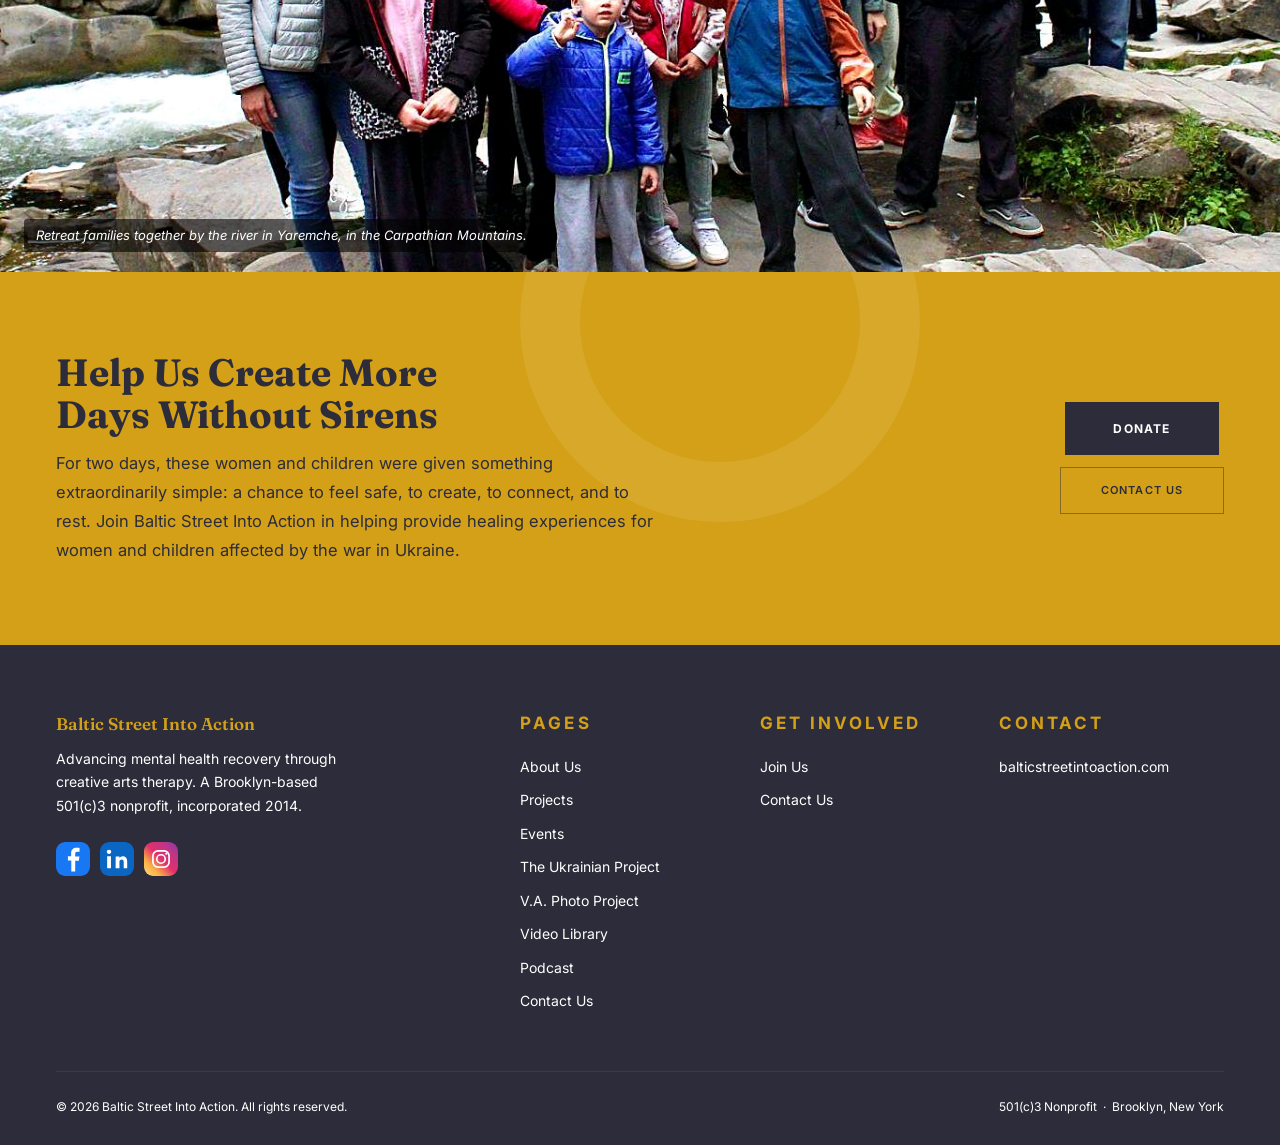
<file: ukraine-project.html>
<!DOCTYPE html>
<html lang="en">
<head>
<!-- Google tag (gtag.js) -->
<script async src="https://www.googletagmanager.com/gtag/js?id=G-BXH2LN9MCG"></script>
<script>
  window.dataLayer = window.dataLayer || [];
  function gtag(){dataLayer.push(arguments);}
  gtag('js', new Date());
  gtag('config', 'G-BXH2LN9MCG');
</script>
<meta charset="UTF-8">
<meta name="viewport" content="width=device-width, initial-scale=1.0">
<title>The Ukrainian Project — Baltic Street Into Action</title>
<meta name="description" content="Two Days Without Sirens: a poetry therapy retreat in the Carpathian Mountains for Ukrainian women and children, made possible by Baltic Street Into Action.">
<link rel="canonical" href="https://balticstreetintoaction.com/ukraine-project.html">
<!-- Social sharing previews (Facebook, LinkedIn, iMessage, email, etc.) -->
<meta property="og:type" content="website">
<meta property="og:site_name" content="Baltic Street Into Action">
<meta property="og:title" content="The Ukrainian Project — Baltic Street Into Action">
<meta property="og:description" content="Two Days Without Sirens: a poetry therapy retreat in the Carpathian Mountains for Ukrainian women and children, made possible by Baltic Street Into Action.">
<meta property="og:url" content="https://balticstreetintoaction.com/ukraine-project.html">
<meta property="og:image" content="https://balticstreetintoaction.com/og-ukraine.jpg">
<meta property="og:image:width" content="1200">
<meta property="og:image:height" content="630">
<meta property="og:image:alt" content="Forest and river in the Carpathian Mountains, Ukraine">
<meta name="twitter:card" content="summary_large_image">
<link href="https://fonts.googleapis.com/css2?family=Fraunces:opsz,wght@9..144,300;9..144,400;9..144,600;9..144,700&family=Noto+Serif:ital,wght@1,600&family=Inter:wght@300;400;500;600;700&display=swap" rel="stylesheet">
<link rel="icon" type="image/png" sizes="32x32" href="favicon-32x32.png">
<link rel="icon" type="image/png" sizes="16x16" href="favicon-16x16.png">
<link rel="apple-touch-icon" sizes="180x180" href="apple-touch-icon.png">
<link rel="stylesheet" href="styles.css">
<style>

body { font-family:"Inter",sans-serif; background:var(--cream);
  color:var(--ink); font-size:16px; line-height:1.75; -webkit-font-smoothing:antialiased; }
a { text-decoration:none; }
img { max-width:100%; display:block; }

/* NAV */
.nav {
  position:sticky; top:0; z-index:100; background:var(--ink);
  height:68px; display:flex; align-items:center; justify-content:space-between;
  padding:0 40px; border-bottom:3px solid var(--gold);
}
.nav-brand { display:flex; align-items:center; gap:10px; }
.nav-logo-img {
  width:46px; height:46px; border-radius:50%; object-fit:cover;
  border:2px solid var(--gold); box-shadow:0 0 0 3px rgba(212,160,23,0.18); flex-shrink:0;
}
.nav-wordmark-name { font-family:"Fraunces",serif; font-size:14px; font-weight:600; color:white; }
.nav-wordmark-sub { font-size:10px; color:rgba(255,255,255,0.55); }
.nav-links { display:flex; align-items:center; gap:22px; list-style:none; }
.nav-links a { font-size:11.5px; font-weight:500; color:rgba(255,255,255,0.65); }
.nav-links a.active { color:var(--gold); font-weight:600; }



/* HERO */
.uk-hero { position:relative; min-height:560px; display:flex; align-items:flex-end; overflow:hidden; background:var(--violet-deep); }
.uk-hero-img { position:absolute; inset:0; width:100%; height:100%; object-fit:cover; object-position:50% 60%; }
.uk-hero-shade { position:absolute; inset:0;
  background:linear-gradient(180deg, rgba(61,21,86,0.15) 0%, rgba(61,21,86,0.55) 45%, rgba(44,20,62,0.94) 100%); }
.uk-hero-inner { position:relative; z-index:1; padding:120px 56px 56px; max-width:860px; }
.breadcrumb { display:flex; align-items:center; gap:10px; margin-bottom:22px; flex-wrap:wrap; }
.breadcrumb a.bc-home { color:rgba(255,255,255,0.85); }
.breadcrumb a.bc-home:hover { color:#fff; }
.uk-eyebrow { font-size:11px; font-weight:700; letter-spacing:0.2em; text-transform:uppercase; color:#E0B952; margin-bottom:14px; }
.uk-hero h1 { font-family:"Fraunces",serif; font-size:clamp(40px, 7vw, 74px); font-weight:700;
  line-height:1.02; letter-spacing:-0.025em; color:#fff; margin-bottom:16px; text-shadow:0 2px 18px rgba(0,0,0,0.35); }
.uk-hero h1 em { font-family:"Noto Serif",serif; font-weight:600; font-style:italic; color:#fff; }
.uk-hero-sub { font-family:"Fraunces",serif; font-size:clamp(18px,2.2vw,22px); color:rgba(255,255,255,0.92); }

/* FACTS */
.uk-facts { background:var(--ink); display:grid; grid-template-columns:repeat(3,1fr); border-bottom:3px solid var(--gold); }
.uk-fact { padding:28px 20px; text-align:center; border-right:1px solid rgba(255,255,255,0.08); }
.uk-fact:last-child { border-right:none; }
.uk-fact-num { display:block; font-family:"Fraunces",serif; font-size:40px; font-weight:700; color:var(--gold); line-height:1.1; }
.uk-fact-lbl { display:block; font-size:11px; font-weight:600; letter-spacing:0.14em; text-transform:uppercase; color:#fff; margin-top:6px; }

/* STORY / PROSE */
.uk-story { padding:0 24px; }
.uk-prose { max-width:680px; margin:0 auto; padding:56px 0 8px; }
.uk-prose p { font-size:18px; line-height:1.85; color:var(--ink); margin-bottom:22px; }
.uk-prose strong { color:var(--violet-dark); }
.uk-opening { padding-top:72px; }
.uk-lead { font-family:"Fraunces",serif; font-size:clamp(21px,2.4vw,25px) !important; line-height:1.6 !important; color:var(--ink) !important; }
.uk-lead::first-letter { float:left; font-size:3.4em; line-height:0.85; font-weight:700; color:var(--violet); padding:6px 10px 0 0; }
.uk-h2 { font-family:"Fraunces",serif; font-size:clamp(26px,3.2vw,34px); font-weight:700; color:var(--ink); line-height:1.2; margin-bottom:20px; }
.uk-h3 { font-family:"Fraunces",serif; font-size:24px; font-weight:700; color:var(--violet); margin:8px 0 18px; }
.uk-callout-p { font-size:19px !important; border-left:4px solid var(--gold); padding:4px 0 4px 22px; }
.uk-thread { font-family:"Fraunces",serif; font-size:22px !important; line-height:1.55 !important; text-align:center; padding:8px 0 24px; }
.uk-thread strong { color:#B33808 !important; }

/* FIGURES */
.uk-figure { margin:48px auto 8px; }
.uk-figure-wide { max-width:960px; }
.uk-figure img { width:100%; box-shadow:0 10px 40px rgba(44,44,58,0.16); }
.uk-figure figcaption { font-size:14px; font-style:italic; color:var(--ink-light); text-align:center; margin-top:14px; line-height:1.6; padding:0 12px; }

/* QUIET BAND */
.uk-quiet { background:linear-gradient(135deg,var(--violet-deep),var(--violet)); padding:88px 24px; text-align:center; margin:48px 0 0; position:relative; overflow:hidden; }
.uk-quiet::after { content:""; position:absolute; width:520px; height:520px; border-radius:50%;
  border:70px solid rgba(255,255,255,0.04); top:-220px; right:-160px; pointer-events:none; }
.uk-quiet-line { font-family:"Fraunces",serif; font-size:clamp(24px,3.4vw,38px); font-weight:400; color:rgba(255,255,255,0.82); line-height:1.5; position:relative; z-index:1; }
.uk-quiet-final { font-family:"Noto Serif",serif; font-style:italic; font-weight:600; color:#E0B952; margin-top:14px; font-size:clamp(30px,4.4vw,50px); }

/* VIDEO */
.uk-video { background:var(--ink); padding:80px 24px; margin-top:56px; }
.uk-video-inner { max-width:900px; margin:0 auto; text-align:center; }
.uk-video h2 { font-family:"Fraunces",serif; font-size:clamp(28px,3.6vw,40px); font-weight:700; color:#fff; margin-bottom:6px; }
.uk-video-sub { color:rgba(255,255,255,0.8); font-size:16px; margin-bottom:32px; }
.uk-video-frame { position:relative; aspect-ratio:16/9; background:#000; box-shadow:0 16px 50px rgba(0,0,0,0.45); border:3px solid var(--gold); }
.uk-video-frame iframe { position:absolute; inset:0; width:100%; height:100%; border:0; }

/* STORY CARDS */
.uk-stories { max-width:1040px; margin:28px auto 0; display:grid; grid-template-columns:repeat(3,1fr); gap:22px; }
.uk-story-card { background:var(--white); padding:30px 28px 32px; border-top:4px solid var(--violet); box-shadow:0 4px 24px rgba(0,0,0,0.06); }
.uk-story-card:nth-child(2) { border-top-color:#C43A09; }
.uk-story-card:nth-child(3) { border-top-color:var(--gold); }
.uk-story-num { display:block; font-family:"Fraunces",serif; font-size:30px; font-weight:700; color:#815696; margin-bottom:10px; }
.uk-story-card p { font-size:16px; line-height:1.72; color:var(--ink); }

/* SPLIT */
.uk-split { max-width:1040px; margin:48px auto 72px; display:grid; grid-template-columns:1fr 1.1fr; gap:56px; align-items:center; }
.uk-split-img { margin:0; }
.uk-split-img figcaption { text-align:left; padding:0; }
.uk-split-text p { font-size:18px; line-height:1.8; margin-bottom:20px; }
.uk-split-text strong { color:var(--violet-dark); }
.uk-magic { font-family:"Noto Serif",serif; font-weight:600; color:#B33808; font-size:1.1em; }
.uk-magic-list { list-style:none; counter-reset:m; }
.uk-magic-list li { counter-increment:m; position:relative; padding:14px 0 14px 52px; border-top:1px solid var(--parch-dark); font-size:17px; line-height:1.65; }
.uk-magic-list li::before { content:counter(m); position:absolute; left:0; top:12px; width:34px; height:34px; border-radius:50%;
  background:var(--gold); color:var(--ink); font-family:"Fraunces",serif; font-weight:700; font-size:16px; display:flex; align-items:center; justify-content:center; }
.uk-magic-list li span { font-weight:700; color:var(--ink); }

/* OPPOSITE OF WAR */
.uk-opposite { background:var(--parch-dark); padding:96px 24px; text-align:center; }
.uk-opposite-inner { max-width:760px; margin:0 auto; }
.uk-opp-pre { font-size:17px; color:var(--ink-light); font-style:italic; margin-bottom:10px; }
.uk-opp-q { font-family:"Fraunces",serif; font-size:clamp(32px,5vw,54px); font-weight:700; color:var(--violet); line-height:1.12; margin-bottom:40px; }
.uk-sherry { position:relative; background:var(--white); padding:48px 44px 36px; box-shadow:0 8px 32px rgba(0,0,0,0.07); border-bottom:4px solid var(--gold); }
.uk-sherry p { font-family:"Fraunces",serif; font-size:clamp(19px,2.2vw,23px); line-height:1.6; color:var(--ink); margin-bottom:18px; }
.uk-sherry strong { color:#B33808; }
.uk-sherry footer { font-size:13px; font-weight:700; letter-spacing:0.08em; text-transform:uppercase; color:#815696; background:none; padding:0; }

/* VOICES */
.uk-voices { padding:88px 56px 64px; }
.uk-voices-head { max-width:1100px; margin:0 auto 32px; }
.uk-voice-grid { max-width:1100px; margin:0 auto; display:grid; grid-template-columns:1.3fr 1fr 1fr; gap:24px; align-items:start; }
.uk-voice { background:var(--white); padding:32px 30px 28px; border-left:4px solid var(--violet); box-shadow:0 4px 24px rgba(0,0,0,0.06); }
.uk-voice:nth-child(2) { border-left-color:#C43A09; }
.uk-voice:nth-child(3) { border-left-color:var(--gold); }
.uk-voice p { font-family:"Fraunces",serif; font-style:italic; font-size:17.5px; line-height:1.7; color:var(--ink); margin-bottom:18px; }
.uk-voice footer { background:none; padding:0; font-size:13px; font-weight:700; letter-spacing:0.06em; text-transform:uppercase; color:var(--violet); }
.uk-voice footer::before { content:"\2014\00a0"; }

/* CLOSING PHOTO */
.uk-closing-photo { margin:0; position:relative; }
.uk-closing-photo img { width:100%; height:clamp(320px,52vw,620px); object-fit:cover; object-position:50% 55%; }
.uk-closing-photo figcaption { position:absolute; left:24px; bottom:20px; font-size:13px; font-style:italic; color:#fff;
  background:rgba(0,0,0,0.6); padding:5px 12px; border-radius:3px; max-width:calc(100% - 48px); }

/* CTA */
.cta { background:var(--gold); padding:80px 56px; display:grid; grid-template-columns:1fr auto; gap:60px; align-items:center; position:relative; overflow:hidden; }
.cta::before { content:""; position:absolute; width:400px; height:400px; border-radius:50%;
  border:60px solid rgba(255,255,255,0.08); top:-150px; right:360px; pointer-events:none; }
.cta h2 { font-family:"Fraunces",serif; font-size:clamp(28px,3.6vw,38px); font-weight:700; color:var(--ink); line-height:1.1; margin-bottom:14px; position:relative; }
.cta p { font-size:16.5px; color:var(--ink); line-height:1.75; max-width:600px; position:relative; }
.cta-btns { display:flex; flex-direction:column; gap:12px; align-items:center; position:relative; }
.btn-ink { background:var(--ink); color:white; font-size:12px; font-weight:700; letter-spacing:0.1em; text-transform:uppercase; padding:16px 48px; white-space:nowrap; }
.btn-ink:hover { background:#3d3d50; }
.btn-ol-ink { border:1.5px solid rgba(44,44,58,0.45); color:var(--ink); font-size:11px; font-weight:600; letter-spacing:0.1em; text-transform:uppercase; padding:13px 40px; white-space:nowrap; }

/* FOOTER */
footer { background:var(--ink); padding:64px 56px 28px; }
.footer-grid { display:grid; grid-template-columns:2.2fr 1fr 1fr 1.2fr; gap:52px;
  padding-bottom:48px; border-bottom:1px solid rgba(255,255,255,0.07); margin-bottom:24px; }
.footer-brand h3 { font-family:"Fraunces",serif; font-size:17px; font-weight:600; color:var(--gold); margin-bottom:8px; }
.footer-tagline { font-size:14px; color:#fff; line-height:1.7; margin-bottom:24px; max-width:280px; }

.footer-col h4 { font-size:17px; font-weight:700; color:var(--gold);
  letter-spacing:0.18em; text-transform:uppercase; margin-bottom:16px; }

.footer-col ul li { font-size:14px; color:#fff; margin-bottom:9px; }
.footer-col ul li a { color:#fff; text-decoration:none; }
.footer-col ul li a:hover { color:#fff; }
.footer-bottom { display:flex; justify-content:space-between; font-size:12px; color:#fff; }

@media (max-width:900px) {
  .nav { flex-direction:column; align-items:flex-start; height:auto; padding:14px 20px; gap:12px; }
  .nav-brand { width:100%; }
  .nav-links { width:100%; flex-wrap:wrap; gap:12px 18px; }
  section, .page-hero, footer { padding-left:24px; padding-right:24px; }
  .footer-grid { grid-template-columns:1fr; gap:32px; }
}


@media (max-width:900px) {
  .nav { flex-direction:column; align-items:flex-start; height:auto; padding:14px 20px; gap:12px; }
  .nav-brand { width:100%; }
  .nav-links { width:100%; flex-wrap:wrap; gap:12px 18px; }
  .uk-hero { min-height:480px; }
  .uk-hero-inner { padding:96px 24px 40px; }
  .uk-fact { padding:22px 8px; }
  .uk-fact-num { font-size:30px; }
  .uk-fact-lbl { font-size:9.5px; letter-spacing:0.1em; }
  .uk-prose p { font-size:17px; }
  .uk-stories { grid-template-columns:1fr; }
  .uk-split { grid-template-columns:1fr; gap:28px; }
  .uk-voices { padding:64px 24px 48px; }
  .uk-voice-grid { grid-template-columns:1fr; }
  .uk-sherry { padding:44px 24px 28px; }
  .cta { grid-template-columns:1fr; gap:32px; padding:60px 24px; }
  .cta-btns { align-items:stretch; }
  .btn-ink, .btn-ol-ink { text-align:center; }
  footer { padding-left:24px; padding-right:24px; }
  .footer-grid { grid-template-columns:1fr; gap:32px; }
}

</style>
</head>
<body>

<nav class="nav">
  <div class="nav-brand">
    <img class="nav-logo-img" src="bsia-logo.png" alt="BSIA Logo">
    <div>
      <div class="nav-wordmark-name">Baltic Street Into Action</div>
      <div class="nav-wordmark-sub">Mental Health Recovery Through the Arts</div>
    </div>
  </div>
  <ul class="nav-links">
    <li><a href="/">Home</a></li>
    <li><a href="about-us.html">About Us</a></li>
    <li><a href="projects.html">Projects</a></li>
    <li><a href="events.html">Events</a></li>
    <li><a href="ukraine-project.html" class="active">The Ukrainian Project</a></li>
    <li><a href="photos.html">V.A. Photo Project</a></li>
    <li><a href="video.html">Video Library</a></li>
    <li><a href="podcasts.html">Podcast</a></li>

    <li><a href="donate.html">Contact Us</a></li>
    <li><a href="https://www.paypal.com/donate/?hosted_button_id=M57H6QKS82MAC" target="_blank" rel="noopener" class="nav-donate">Join Us</a></li>
  </ul>
</nav>

<!-- HERO -->
<header class="uk-hero">
  <img class="uk-hero-img" src="ukraine-carpathians.jpg" alt="A quiet mountain river running through the forested Carpathian Mountains near Yaremche, Ukraine">
  <div class="uk-hero-shade"></div>
  <div class="uk-hero-inner">
    <div class="breadcrumb">
      <a class="bc-home" href="/">Home</a><span class="bc-sep">/</span><a class="bc-home" href="projects.html">Projects</a><span class="bc-sep">/</span><span class="bc-cur">The Ukrainian Project</span>
    </div>
    <div class="uk-eyebrow">Poetry Therapy Retreat &middot; Carpathian Mountains, Ukraine</div>
    <h1>Two Days<br><em>Without Sirens</em></h1>
    <p class="uk-hero-sub">A retreat for Ukrainian women and children</p>
  </div>
</header>

<div class="uk-facts">
  <div class="uk-fact"><span class="uk-fact-num">2</span><span class="uk-fact-lbl">Days of quiet</span></div>
  <div class="uk-fact"><span class="uk-fact-num">12</span><span class="uk-fact-lbl">Military families</span></div>
  <div class="uk-fact"><span class="uk-fact-num">0</span><span class="uk-fact-lbl">Air-raid sirens</span></div>
</div>

<!-- OPENING -->
<article class="uk-story">

  <section class="uk-prose uk-opening">
    <p class="uk-lead">What is daily life like when the sound of an explosion can come at any moment? For many Ukrainian women and children, war is not a news story. It is the reality of raising a family while husbands and fathers serve at the front.</p>
  </section>

  <figure class="uk-figure uk-figure-wide">
    <img src="ukraine-destroyed-home.jpg" alt="A four-story apartment building with blown-out windows and shattered storefronts, debris covering the street" loading="lazy">
    <figcaption>This home was destroyed by the Russians and was one participant&rsquo;s family home.</figcaption>
  </figure>

  <section class="uk-prose">
    <p>While much is written about the courage of those serving at the front, less attention is given to the wives and mothers who may spend years parenting largely alone, managing homes and children while living with continual anxiety for loved ones serving in combat. The emotional toll of prolonged uncertainty can be enormous.</p>
    <p>This is why psychologist and expressive arts therapist <strong>Anna Liudnova</strong> came up with the idea for a two-day poetry therapy retreat in the Carpathians, the Ukrainian mountains, where it is quiet, peaceful, and free from missile strikes (closer to the EU border) &mdash; a retreat combining safety, quiet, creativity, connection, and rest.</p>
    <p>For two days in September, twelve Ukrainian military families came to Yaremche in the Carpathian Mountains and experienced something that had become almost unimaginable:</p>
  </section>

</article>

<!-- THE QUIET -->
<section class="uk-quiet" aria-label="What the families experienced">
  <p class="uk-quiet-line">There were no air-raid sirens.</p>
  <p class="uk-quiet-line">There were no explosions.</p>
  <p class="uk-quiet-line uk-quiet-final">There was quiet.</p>
</section>

<article class="uk-story">
  <section class="uk-prose">
    <p class="uk-callout-p">Meals, lodging, and transportation were provided through <strong>Baltic Street Into Action</strong>, allowing the women and children to focus simply on resting, creating, connecting, and healing.</p>
  </section>
</article>

<!-- VIDEO -->
<section class="uk-video">
  <div class="uk-video-inner">
    <div class="stag stag-gold">Watch</div>
    <h2>Two Days of Peace</h2>
    <p class="uk-video-sub">A two-minute look at the retreat</p>
    <div class="uk-video-frame">
      <iframe src="https://www.youtube.com/embed/YmCEArEdMUI?rel=0" title="Two Days of Peace — video from the Ukraine retreat" allow="accelerometer; autoplay; clipboard-write; encrypted-media; gyroscope; picture-in-picture; web-share" referrerpolicy="strict-origin-when-cross-origin" allowfullscreen loading="lazy"></iframe>
    </div>
  </div>
</section>

<article class="uk-story">

  <section class="uk-prose">
    <div class="stag stag-crimson">The Retreat</div>
    <h2 class="uk-h2">Ways to Release, Express &amp; Reconnect</h2>
    <p>From hiking and outdoor play to writing, art, poetry, movement, and sound-based relaxation, the retreat offered families different ways to release tension, express what had been difficult to say, and reconnect with moments of safety and joy.</p>
    <p>While the children participated in their own activities, the women laughed together, cried together, shared deeply personal experiences, and put emotions that had often remained unspoken onto the page.</p>
  </section>

  <figure class="uk-figure uk-figure-wide">
    <img src="ukraine-writing.jpg" alt="Two photos: a woman writing by hand at a table of art supplies, and a participant holding up her drawing and handwritten poem" loading="lazy">
    <figcaption>The participants&rsquo; stories are striking.</figcaption>
  </figure>

  <section class="uk-prose">
    <div class="stag stag-violet">Their Stories</div>
    <h2 class="uk-h2">Lives Shaped by War</h2>
  </section>

  <div class="uk-stories">
    <div class="uk-story-card">
      <span class="uk-story-num">01</span>
      <p>One woman and her child survived the Russian occupation and the terror of cluster munitions.</p>
    </div>
    <div class="uk-story-card">
      <span class="uk-story-num">02</span>
      <p>Another battled cancer while caring for her grandson as her son and daughter-in-law endured captivity.</p>
    </div>
    <div class="uk-story-card">
      <span class="uk-story-num">03</span>
      <p>A third has raised her child largely on her own since 2014, while her husband has served on the front since the earliest days of Russia&rsquo;s military aggression against Ukraine.</p>
    </div>
  </div>

  <section class="uk-prose">
    <p class="uk-thread">Each story is different, yet all are bound by a common thread: <strong>the profound and lasting impact of war.</strong></p>
  </section>

  <!-- MAGIC -->
  <section class="uk-split">
    <figure class="uk-figure uk-split-img">
      <img src="ukraine-children-art.jpg" alt="Children working on a yarn-and-paper art project at an outdoor table" loading="lazy">
      <figcaption>Viktoriia Olshanovska joined the retreat to conduct creative masterclasses and outdoor active games for the children, and photographer Violeta Homzak was engaged to document the event.</figcaption>
    </figure>
    <div class="uk-split-text">
      <p>Thanks to <strong>Baltic Street Into Action</strong>, Anna Liudnova &mdash; mentored in poetry therapy by Sherry Reiter, Ph.D. &mdash; was able to provide a retreat that participants called <em class="uk-magic">&ldquo;magical.&rdquo;</em></p>
      <h3 class="uk-h3">What made that magic possible?</h3>
      <ol class="uk-magic-list">
        <li><span>The beauty and quiet</span> of the Carpathian Mountains.</li>
        <li><span>The courage and compassion</span> of community.</li>
        <li><span>The expressive arts,</span> which gave participants a way to tell their stories and open the floodgates to expression.</li>
      </ol>
    </div>
  </section>

</article>

<!-- OPPOSITE OF WAR -->
<section class="uk-opposite">
  <div class="uk-opposite-inner">
    <p class="uk-opp-pre">And perhaps there is something else.</p>
    <h2 class="uk-opp-q">What is the opposite of war?</h2>
    <blockquote class="uk-sherry">
      <p>&ldquo;War is destruction, and perhaps the impulse to make war is part of human nature. But here, Anna has created an extraordinary opportunity to do the opposite &mdash; to <strong>create</strong>. Creativity is key to regeneration and survival.&rdquo;</p>
      <footer>&mdash; Sherry Reiter, Ph.D., Anna&rsquo;s mentor</footer>
    </blockquote>
  </div>
</section>

<!-- VOICES -->
<section class="uk-voices">
  <div class="uk-voices-head">
    <div class="stag stag-crimson">In Their Own Words</div>
    <h2 class="uk-h2">Voices of Participants</h2>
  </div>
  <div class="uk-voice-grid">
    <blockquote class="uk-voice">
      <p>&ldquo;These are the happiest few days I&rsquo;ve had recently&hellip; We arrived like hedgehogs, but&hellip; we opened up like flowers&hellip; I was so overwhelmed that I said &lsquo;I don&rsquo;t want to live.&rsquo; But you begin to understand that, well, I will live, life goes on&hellip; And I thank each of you for listening, for making it not scary to open up and tell it just as it is. Thank you all so, so much!&rdquo;</p>
      <footer>Yana Haleta</footer>
    </blockquote>
    <blockquote class="uk-voice">
      <p>&ldquo;&hellip;I didn&rsquo;t know why I was going, I just came here following the call of my heart, and I am going back with an incredible suitcase of emotions, knowledge, and people by my side, and I thank you all so much.&rdquo;</p>
      <footer>Iryna Zarichna</footer>
    </blockquote>
    <blockquote class="uk-voice">
      <p>&ldquo;I found several practices for myself because they really work, and I feel so calm&hellip; maybe this will be the beginning of some friendship, because we lose friends&hellip; I can&rsquo;t even call these retreats, this is some sort of&hellip; it&rsquo;s a feeling of home, a feeling of some kind of family.&rdquo;</p>
      <footer>Yana Pokydko</footer>
    </blockquote>
  </div>
</section>

<figure class="uk-closing-photo">
  <img src="ukraine-group-river.jpg" alt="Retreat participants gathered together by the river in Yaremche" loading="lazy">
  <figcaption>Retreat families together by the river in Yaremche, in the Carpathian Mountains.</figcaption>
</figure>

<!-- CTA -->
<section class="cta">
  <div>
    <h2>Help Us Create More<br>Days Without Sirens</h2>
    <p>For two days, these women and children were given something extraordinarily simple: a chance to feel safe, to create, to connect, and to rest. Join Baltic Street Into Action in helping provide healing experiences for women and children affected by the war in Ukraine.</p>
  </div>
  <div class="cta-btns">
    <a href="https://www.paypal.com/donate/?hosted_button_id=M57H6QKS82MAC" target="_blank" rel="noopener" class="btn-ink">Donate</a>
    <a href="donate.html" class="btn-ol-ink">Contact Us</a>
  </div>
</section>

<footer>
  <div class="footer-grid">
    <div class="footer-brand">
      <h3>Baltic Street Into Action</h3>
      <p class="footer-tagline">Advancing mental health recovery through creative arts therapy. A Brooklyn-based 501(c)3 nonprofit, incorporated 2014.</p>
      <div class="footer-socials">
        <a href="https://www.facebook.com/profile.php?id=61588316076683" class="footer-soc" aria-label="Facebook" target="_blank" rel="noopener"><svg viewBox="0 0 40 40" width="34" height="34" aria-hidden="true" focusable="false"><rect width="40" height="40" rx="9" fill="#1877F2"/><path fill="#fff" d="M22.6 35V22.1h4.3l.6-5h-4.9v-3.2c0-1.4.4-2.4 2.5-2.4h2.6V7.1c-.5-.1-2-.2-3.7-.2-3.7 0-6.2 2.2-6.2 6.4v3.6H14v5h4v12.9h4.6z"/></svg></a>
        <a href="https://www.linkedin.com/company/baltic-street-into-action" class="footer-soc" aria-label="LinkedIn" target="_blank" rel="noopener"><svg viewBox="0 0 40 40" width="34" height="34" aria-hidden="true" focusable="false"><rect width="40" height="40" rx="9" fill="#0A66C2"/><path fill="#fff" d="M12.9 16.9H8.4V31h4.5V16.9zM10.6 9c-1.5 0-2.6 1.1-2.6 2.5 0 1.4 1 2.5 2.5 2.5h.1c1.6 0 2.6-1.1 2.6-2.5C13.2 10.1 12.2 9 10.6 9zM32 22.9c0-4.1-2.2-6-5.1-6-2.4 0-3.4 1.3-4 2.2v-1.9h-4.5c.1 1.2 0 13.8 0 13.8h4.5v-7.7c0-.4 0-.8.2-1.1.3-.8 1.1-1.7 2.4-1.7 1.7 0 2.4 1.3 2.4 3.2V31H32v-8.1z"/></svg></a>
        <a href="https://www.instagram.com/balticstreetintoaction/" class="footer-soc" aria-label="Instagram" target="_blank" rel="noopener"><svg viewBox="0 0 40 40" width="34" height="34" aria-hidden="true" focusable="false"><defs><linearGradient id="igGrad" x1="0%" y1="100%" x2="100%" y2="0%"><stop offset="0%" stop-color="#FFDC80"/><stop offset="25%" stop-color="#FCAF45"/><stop offset="50%" stop-color="#E1306C"/><stop offset="75%" stop-color="#C13584"/><stop offset="100%" stop-color="#833AB4"/></linearGradient></defs><rect width="40" height="40" rx="9" fill="url(#igGrad)"/><rect x="10.5" y="10.5" width="19" height="19" rx="6" fill="none" stroke="#fff" stroke-width="2"/><circle cx="20" cy="20" r="5" fill="none" stroke="#fff" stroke-width="2"/><circle cx="26.2" cy="13.8" r="1.3" fill="#fff"/></svg></a>
      </div>
    </div>
    <div class="footer-col">
      <h4>Pages</h4>
      <ul><li><a href="about-us.html">About Us</a></li><li><a href="projects.html">Projects</a></li><li><a href="events.html">Events</a></li><li><a href="ukraine-project.html">The Ukrainian Project</a></li><li><a href="photos.html">V.A. Photo Project</a></li><li><a href="video.html">Video Library</a></li><li><a href="podcasts.html">Podcast</a></li><li><a href="donate.html">Contact Us</a></li></ul>
    </div>
    <div class="footer-col">
      <h4>Get Involved</h4>
      <ul><li><a href="https://www.paypal.com/donate/?hosted_button_id=M57H6QKS82MAC" target="_blank" rel="noopener">Join Us</a></li><li><a href="donate.html">Contact Us</a></li></ul>
    </div>
    <div class="footer-col">
      <h4>Contact</h4>
      <ul><li><a href="https://balticstreetintoaction.com/" target="_blank" rel="noopener">balticstreetintoaction.com</a></li></ul>
    </div>
  </div>
  <div class="footer-bottom">
    <span>&copy; 2026 Baltic Street Into Action. All rights reserved.</span>
    <span>501(c)3 Nonprofit &nbsp;&middot;&nbsp; Brooklyn, New York</span>
  </div>
</footer>

</body>
</html>
</file>
<file: styles.css>
/* ============================================================
   Baltic Street Into Action — Shared Site Stylesheet
   Common design tokens, reset, nav, footer, and repeated
   component styles used across multiple pages.
   Page-specific styles remain in each page's own <style> block.
   ============================================================ */

*, *::before, *::after { box-sizing: border-box; margin: 0; padding: 0; }

:root {
  --violet: #6B2D8B;
  --violet-dark: #4A1E61;
  --violet-deep: #3D1556;
  --gold: #D4A017;
  --crimson: #E8450A;
  --soft-violet: #9B6AB5;
  --parchment: #F5F0EA;
  --parch-dark: #EDE7DE;
  --ink: #2C2C3A;
  --ink-light: #4A4A5A;
  --cream: #FAF7F3;
  --white: #FFFFFF;
  --gray-mid: #888899;
  --placeholder: #C8BFD8;
}

html { scroll-behavior: smooth; }

/* Breadcrumb */
.bc-home { font-size:11px; color:rgba(255,255,255,0.7); font-weight:500; }
.bc-sep  { color:rgba(255,255,255,0.7); font-size:11px; }
.bc-cur  { font-size:11px; color:#E0B952; font-weight:600; }
.breadcrumb .here { color:#E0B952; }
.breadcrumb .sep { margin:0 8px; }

/* Nav */
.nav-donate {
  background:var(--gold); color:var(--ink) !important;
  font-weight:700 !important; font-size:10.5px !important;
  letter-spacing:0.08em; text-transform:uppercase; padding:8px 18px;
}

/* Section tags / labels */
.stag {
  font-size:10px; font-weight:700; letter-spacing:0.22em;
  text-transform:uppercase; margin-bottom:10px;
}
.stag-violet { color:#815696; }
.stag-gold   { color:var(--gold); }
.stag-crimson{ color:#C43A09; }

/* Buttons */
.btn { display:inline-block; font-size:11px; font-weight:600; text-transform:uppercase; letter-spacing:0.08em;
  padding:13px 28px; transition:opacity .15s; }
.btn:hover { opacity:0.88; }
.btn-crimson { background:#D6400A; color:#fff; }
.btn-donate { background:var(--gold); color:var(--ink) !important; font-size:10.5px; font-weight:700 !important;
  text-transform:uppercase; letter-spacing:0.08em; padding:8px 18px; }
.btn-donate:hover { background:#E4B334; }
.btn-outline-v { border:2px solid var(--violet); color:var(--violet); }
.btn-outline-w { border:2px solid rgba(255,255,255,0.7); color:#fff; }

/* Hero decorative circles */
.hero-circle { position:absolute; border-radius:50%; background:rgba(255,255,255,0.05); pointer-events:none; }
.hc1 { width:520px; height:520px; right:-120px; top:-180px; }
.hc2 { width:300px; height:300px; right:220px; bottom:-160px; background:rgba(61,21,86,0.45); }

/* Hero text */
.hero-lede { margin-top:22px; font-size:16.5px; line-height:1.8; color:rgba(255,255,255,0.85); max-width:600px; }
.hero-stat { display:inline-block; margin-top:26px; background:rgba(255,255,255,0.12); border:1px solid rgba(255,255,255,0.25);
  padding:6px 16px; font-size:11px; font-weight:600; letter-spacing:0.12em; text-transform:uppercase; }

/* Eyebrow labels */
.eyebrow { font-size:10px; font-weight:700; letter-spacing:0.16em; text-transform:uppercase; color:#C43A09; margin-bottom:10px; }
.eyebrow.v { color:#815696; }

/* Section shells */
.sec-parch { background:var(--parchment); }
.sec-parch-dark { background:var(--parch-dark); }
.sec-ink { background:var(--ink); color:#fff; }
.sec-ink h2 { color:#fff; }
.section-sub { margin-top:14px; max-width:640px; color:var(--ink-light); }
.section-lead { font-size:16px; color:var(--ink-light); line-height:1.8; }
.wrap { max-width:1190px; margin:0 auto; }

/* Quick-facts strip */
.qf-cell::before {
  content:""; position:absolute; top:0; left:50%; transform:translateX(-50%);
  width:36px; height:3px; background:var(--gold);
}
.qf-cell:not(:last-child)::after {
  content:""; position:absolute; right:0; top:50%; transform:translateY(-50%);
  width:1px; height:44px; background:rgba(255,255,255,0.08);
}
.qf-lbl {
  font-size:9.5px; font-weight:600; color:rgba(255,255,255,0.55);
  letter-spacing:0.14em; text-transform:uppercase;
}
.qf-num {
  font-family:"Fraunces",serif; font-size:30px; font-weight:700;
  color:var(--gold); display:block; line-height:1; margin-bottom:6px;
}

/* Placeholder note */
.placeholder-note { margin-top:34px; border:1.5px dashed var(--soft-violet); background:rgba(155,106,181,0.08); padding:18px 24px; }
.placeholder-note .pn-label { font-size:10px; font-weight:700; letter-spacing:0.14em; text-transform:uppercase; color:var(--violet); }
.placeholder-note p { font-size:13.5px; font-style:italic; color:var(--ink-light); margin-top:4px; }

/* CTA band */
.cta-band { background:var(--violet-dark); color:#fff; text-align:center; padding:70px 56px; }
.cta-band h2 { color:#fff; }
.cta-band p { max-width:560px; margin:16px auto 30px; color:rgba(255,255,255,0.8); }

/* Footer */
.footer-col ul { list-style:none; }
.footer-soc { width:34px; height:34px; border-radius:9px; overflow:hidden; display:flex; align-items:center; justify-content:center; transition:transform 0.15s ease, opacity 0.15s ease; }
.footer-soc svg { display:block; width:100%; height:100%; }
.footer-soc:hover { transform:translateY(-2px); opacity:0.85; }
.footer-socials { display:flex; gap:10px; }

/* Nav fit on mid-size screens (tablets / small laptops) */
@media (min-width:901px) and (max-width:1200px) {
  .nav { padding-left:20px !important; padding-right:20px !important; }
  .nav-links { gap:13px !important; }
  .nav-links a { font-size:10.5px !important; white-space:nowrap; }
  .nav-links .nav-donate, .nav-links .btn-donate { padding:7px 12px !important; }
}
@media (min-width:901px) and (max-width:1000px) {
  .nav-wordmark-sub { display:none; }
}
</file>
